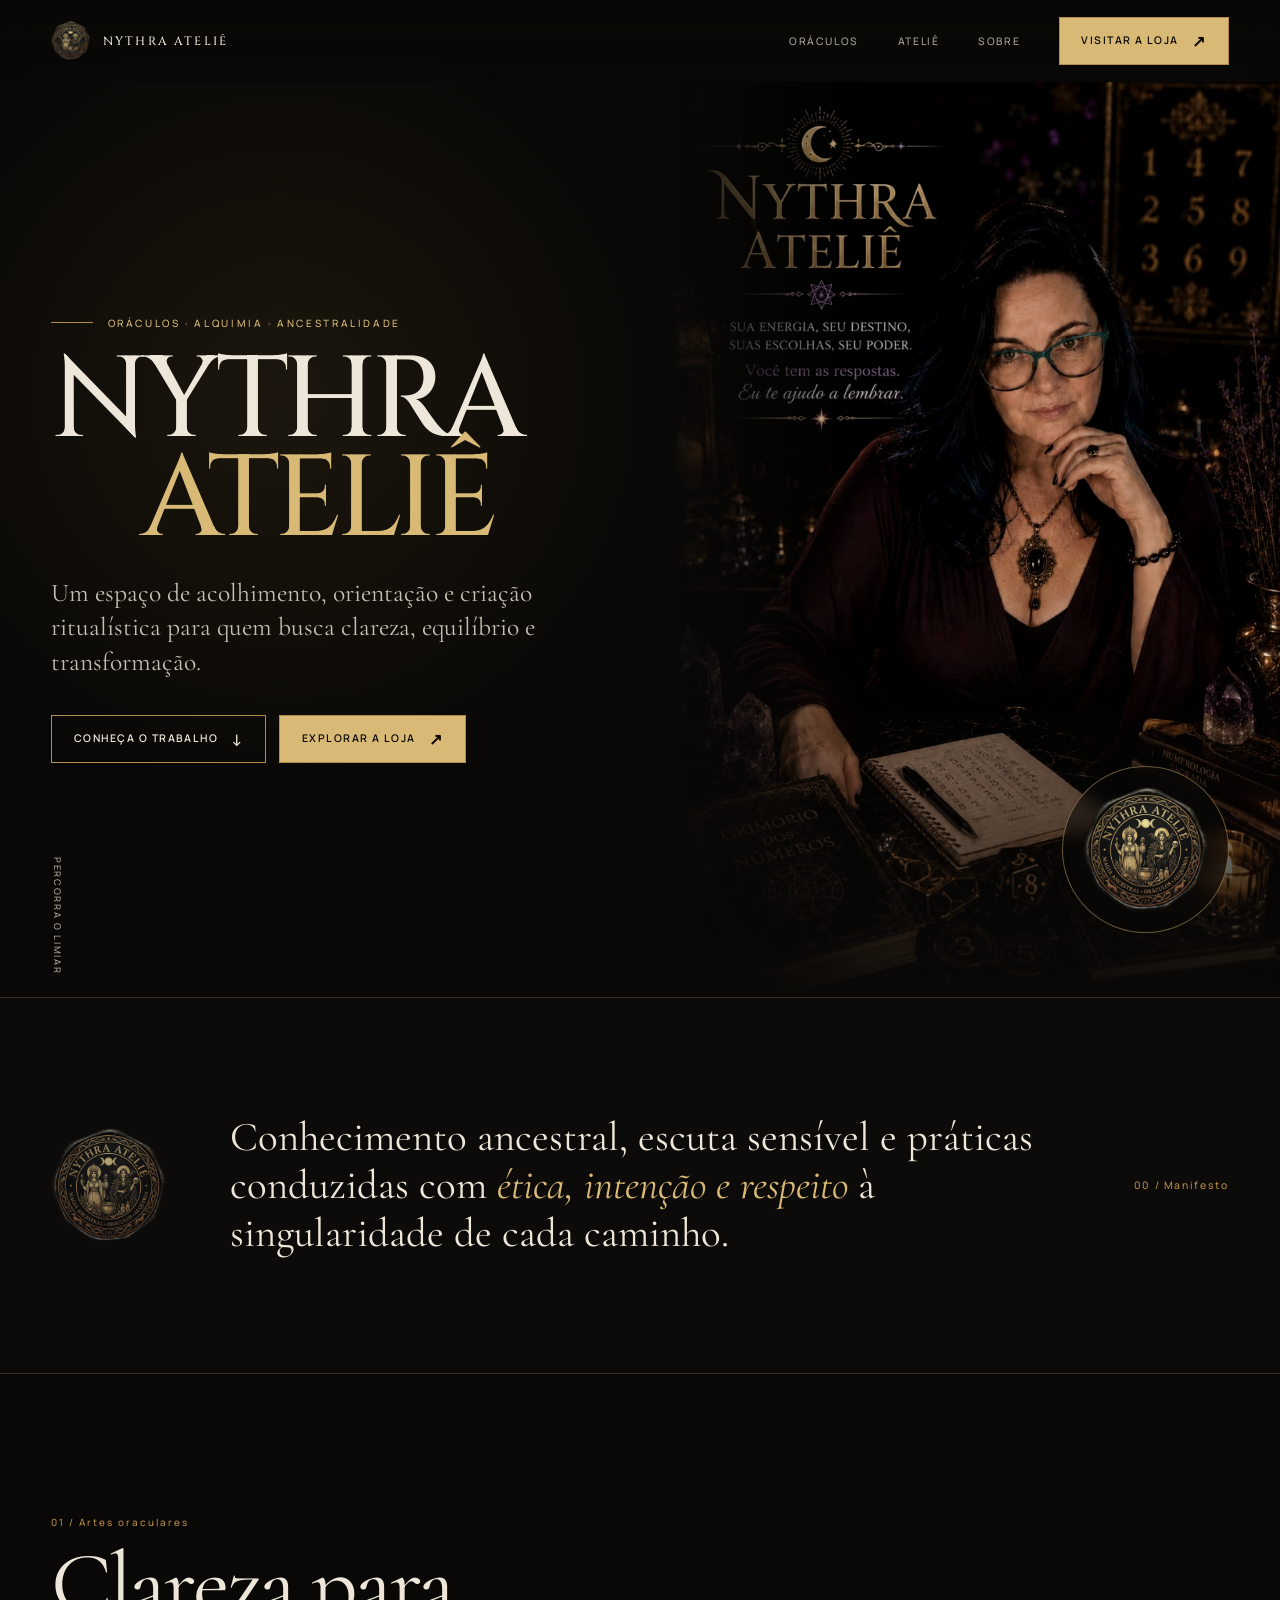
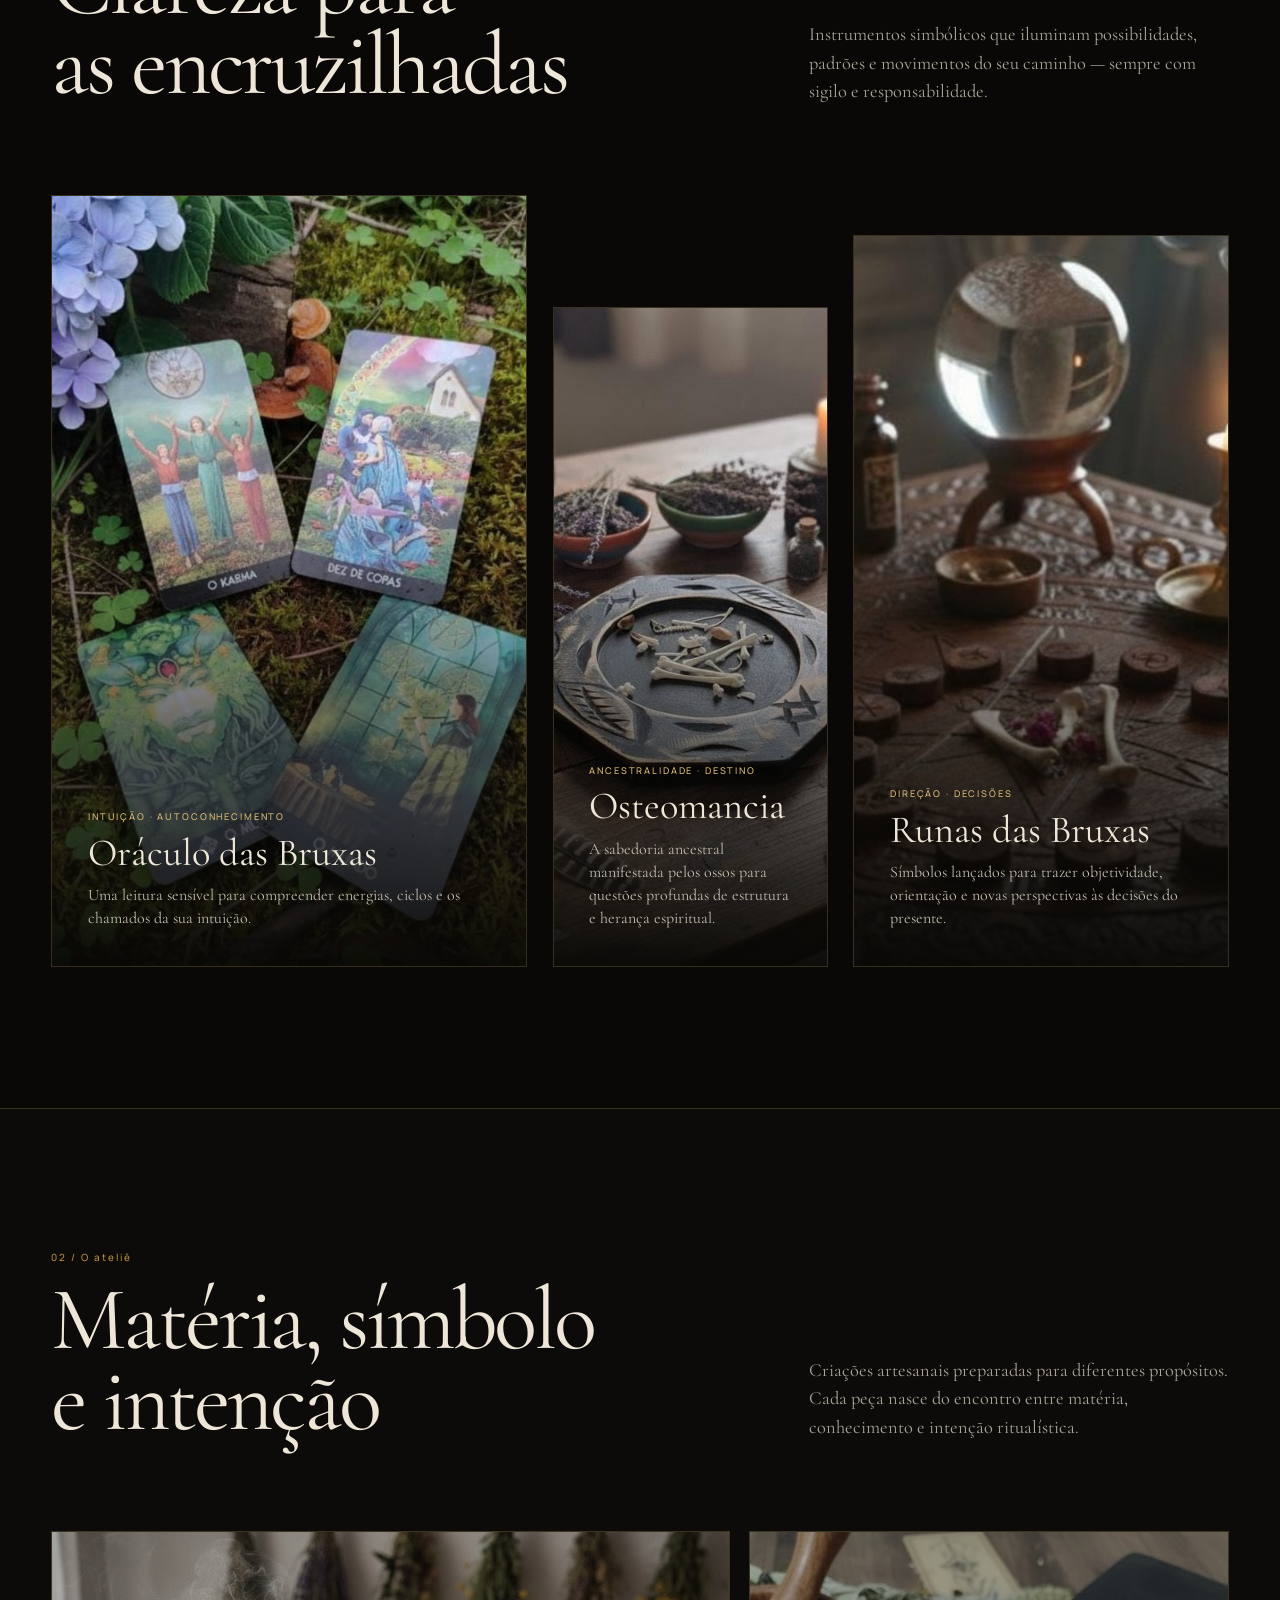
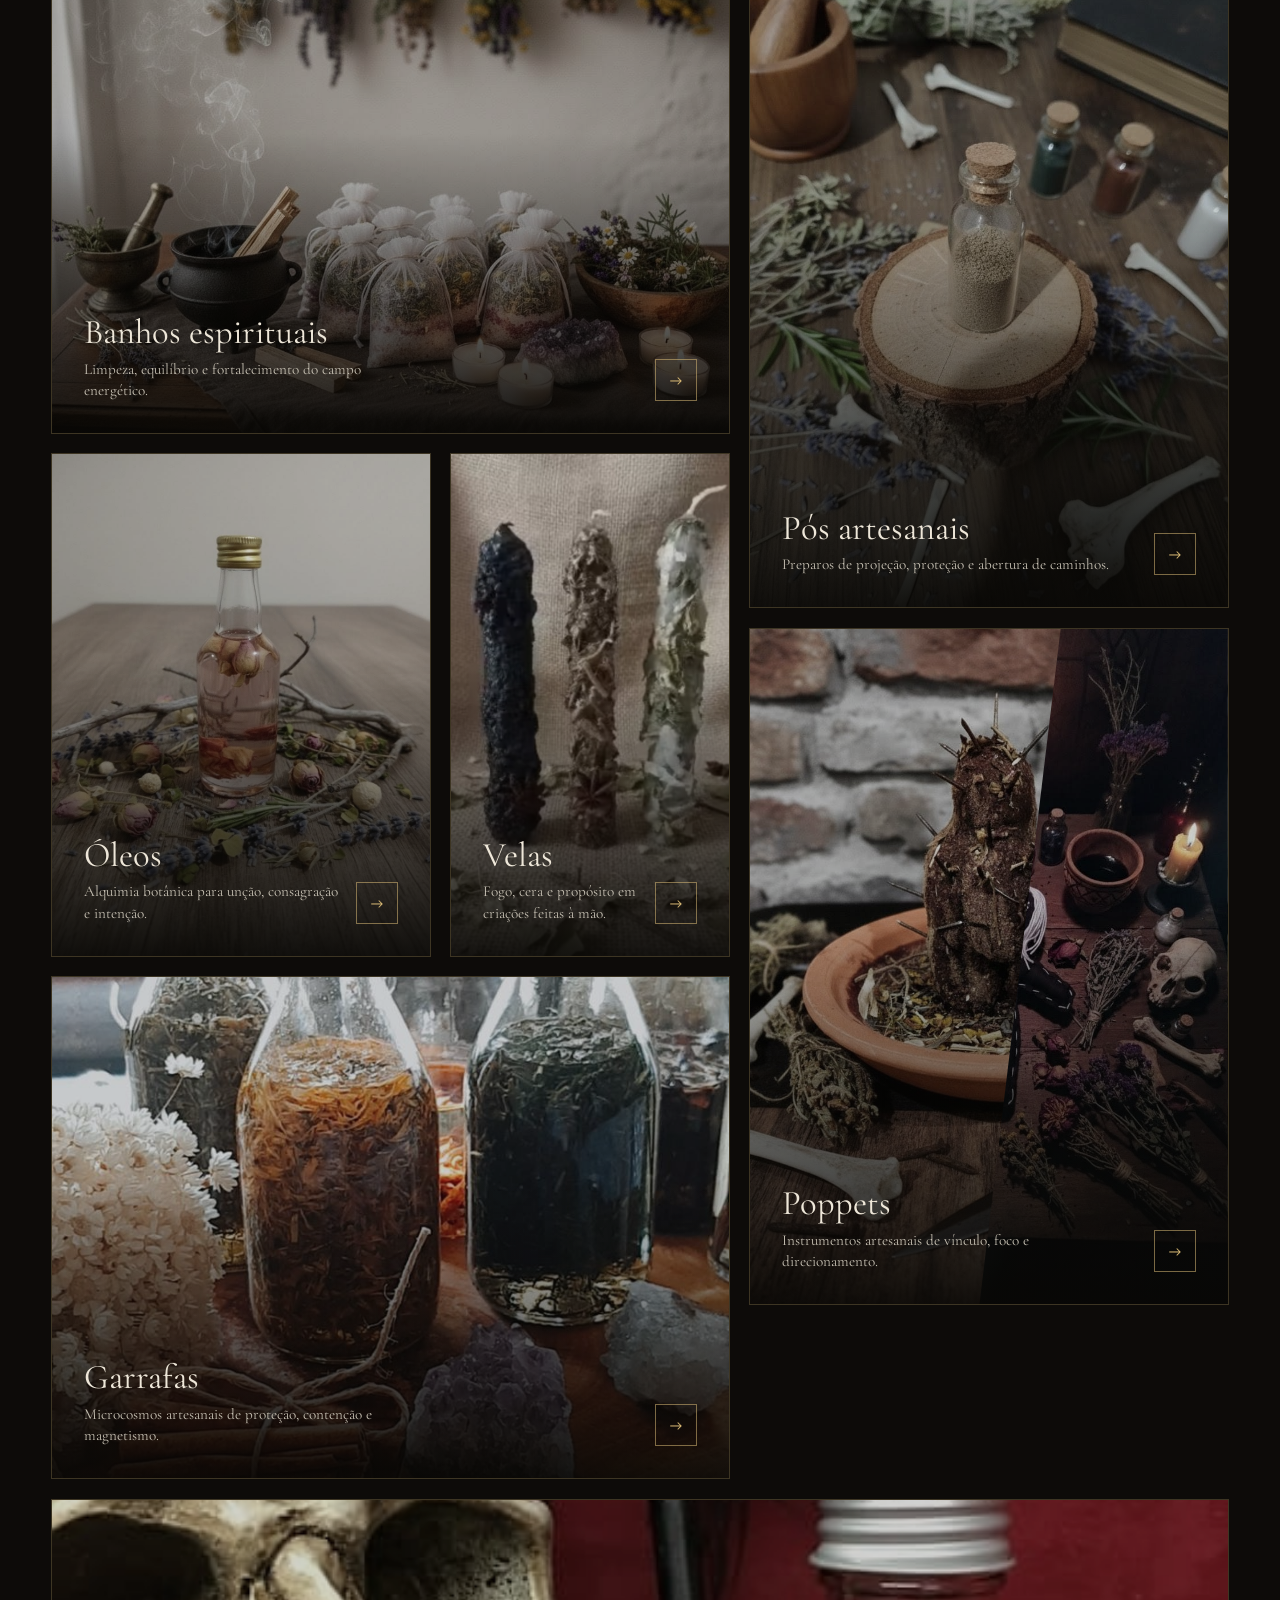
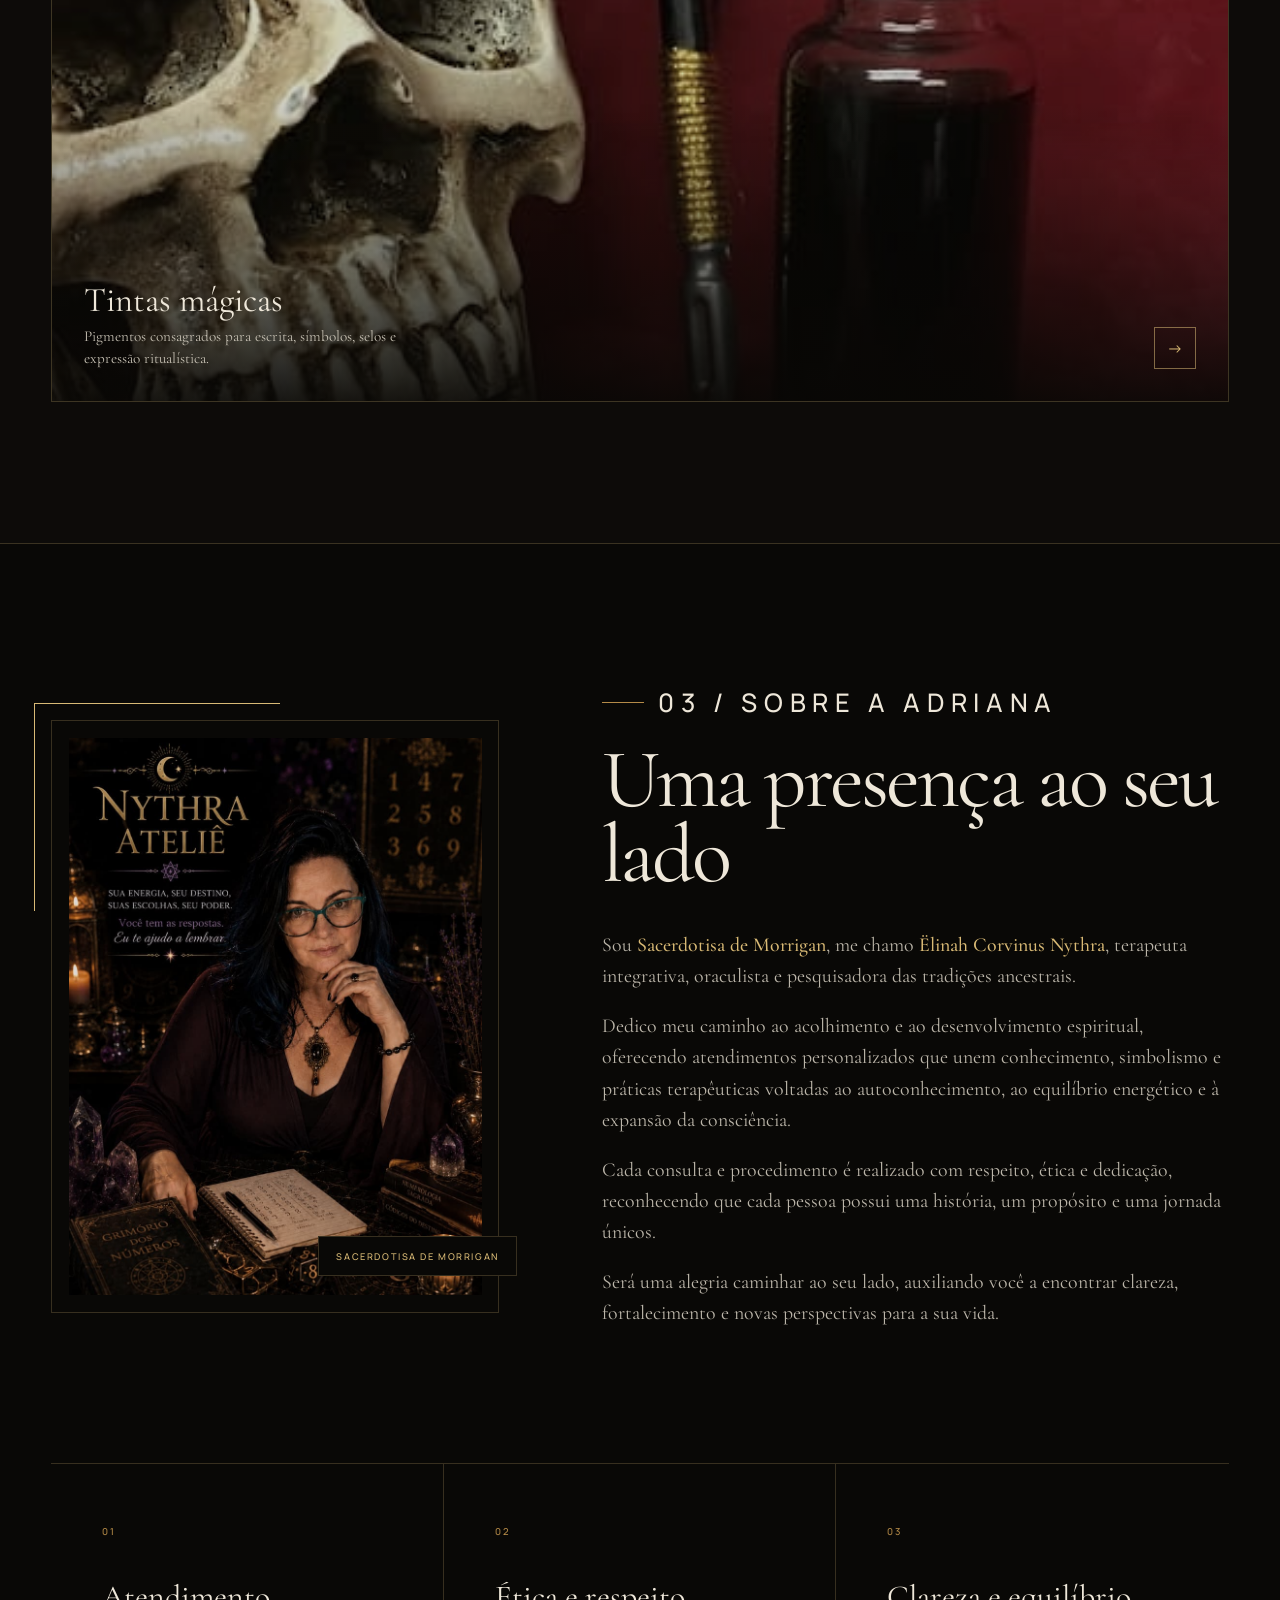
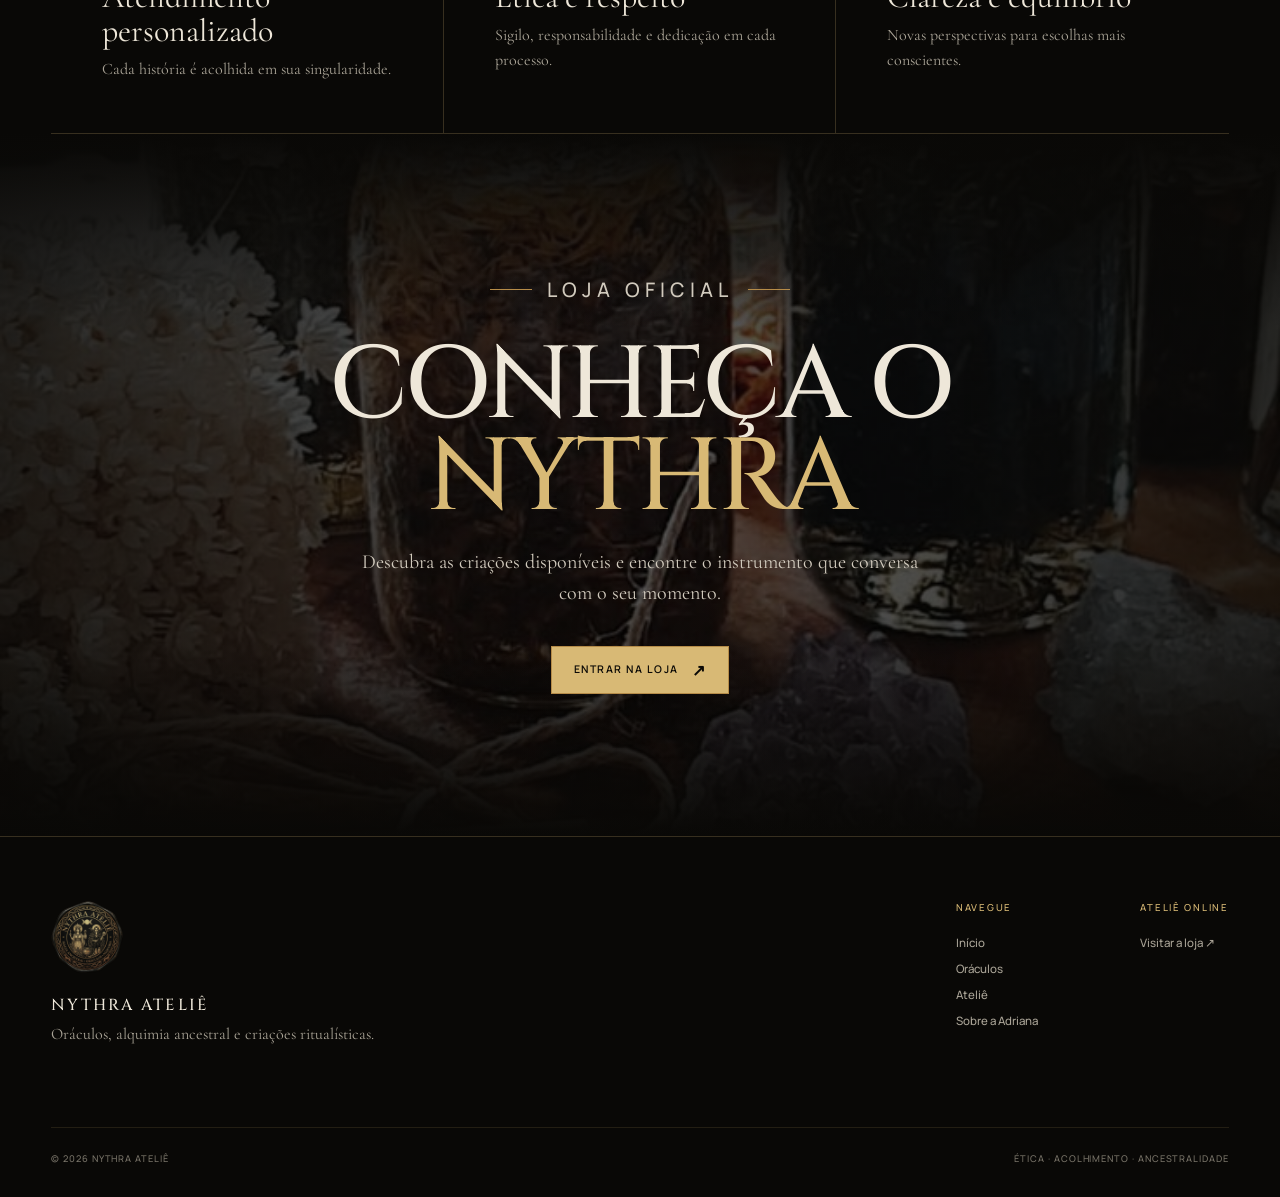
<file: index.html>
<!doctype html>
<html lang="pt-BR">
<head>
  <meta charset="utf-8">
  <meta name="viewport" content="width=device-width, initial-scale=1">
  <meta name="theme-color" content="#090806">
  <meta name="description" content="Nythra Ateliê — oráculos, alquimia ancestral e criações ritualísticas por Ëlinah Corvinus Nythra.">
  <title>Nythra Ateliê — Oráculos & Alquimia Ancestral</title>
  <link rel="icon" href="assets/selo-nythra.png" type="image/png">
  <link rel="preconnect" href="https://fonts.googleapis.com">
  <link rel="preconnect" href="https://fonts.gstatic.com" crossorigin>
  <link href="https://fonts.googleapis.com/css2?family=Cinzel:wght@500;600&family=Cormorant+Garamond:ital,wght@0,400;0,500;0,600;1,400&family=Manrope:wght@400;500;600&display=swap" rel="stylesheet">
  <script>document.documentElement.classList.add('js');</script>
  <style>
    :root {
      --bg: #090806;
      --surface: #100f0c;
      --surface-2: #17140f;
      --ivory: #eee7d9;
      --muted: #aaa497;
      --bronze: #b58b48;
      --gold: #d8b975;
      --wine: #3a161d;
      --line: rgba(216, 185, 117, .22);
      --pad: clamp(1.25rem, 4vw, 4rem);
      --sans: "Manrope", sans-serif;
      --serif: "Cormorant Garamond", serif;
      --display: "Cinzel", serif;
    }

    * { box-sizing: border-box; }
    html { scroll-behavior: smooth; }
    body {
      margin: 0;
      min-width: 280px;
      background: var(--bg);
      color: var(--ivory);
      font-family: var(--serif);
      font-size: 18px;
      line-height: 1.55;
      overflow-x: hidden;
    }
    body.menu-open { overflow: hidden; }
    a { color: inherit; text-decoration: none; }
    img { display: block; max-width: 100%; }
    button { color: inherit; }
    ::selection { background: var(--bronze); color: var(--bg); }

    .skip-link {
      position: fixed;
      top: 1rem;
      left: 1rem;
      z-index: 1000;
      transform: translateY(-150%);
      padding: .7rem 1rem;
      background: var(--ivory);
      color: var(--bg);
      font: 600 .72rem var(--sans);
    }
    .skip-link:focus { transform: none; }

    .site-header {
      position: fixed;
      inset: 0 0 auto;
      z-index: 100;
      height: 82px;
      padding-inline: var(--pad);
      display: flex;
      align-items: center;
      justify-content: space-between;
      background: linear-gradient(to bottom, rgba(9,8,6,.96), rgba(9,8,6,.72));
      border-bottom: 1px solid transparent;
      backdrop-filter: blur(18px);
      transition: height .35s ease, border-color .35s ease;
    }
    .site-header.scrolled { height: 68px; border-color: var(--line); }
    .brand { display: inline-flex; align-items: center; gap: .8rem; min-width: max-content; }
    .brand img { width: 39px; height: 39px; object-fit: contain; }
    .brand span { font: 500 .75rem var(--display); letter-spacing: .18em; text-transform: uppercase; }
    .desktop-nav { display: flex; align-items: center; gap: clamp(1.25rem, 3vw, 3rem); }
    .desktop-nav > a:not(.button) {
      position: relative;
      font: 500 .65rem var(--sans);
      letter-spacing: .16em;
      text-transform: uppercase;
      color: var(--muted);
    }
    .desktop-nav > a:not(.button)::after {
      content: "";
      position: absolute;
      left: 0;
      right: 100%;
      bottom: -.4rem;
      height: 1px;
      background: var(--gold);
      transition: right .3s ease;
    }
    .desktop-nav > a:hover { color: var(--ivory); }
    .desktop-nav > a:hover::after { right: 0; }

    .button {
      display: inline-flex;
      align-items: center;
      justify-content: center;
      gap: .8rem;
      min-height: 48px;
      padding: .85rem 1.35rem;
      border: 1px solid var(--bronze);
      font: 600 .66rem var(--sans);
      letter-spacing: .14em;
      line-height: 1;
      text-transform: uppercase;
      transition: color .3s ease, background .3s ease, border-color .3s ease;
    }
    .button:hover { color: var(--bg); background: var(--gold); border-color: var(--gold); }
    .button.filled { color: #0b0906; background: var(--gold); }
    .button.filled:hover { color: var(--ivory); background: var(--wine); border-color: #6a2a34; }
    .button .arrow { font-size: 1rem; transition: transform .3s ease; }
    .button:hover .arrow { transform: translate(3px, -3px); }

    .menu-toggle {
      display: none;
      width: 44px;
      height: 44px;
      border: 1px solid var(--line);
      background: transparent;
      cursor: pointer;
    }
    .menu-toggle span,
    .menu-toggle::before,
    .menu-toggle::after {
      content: "";
      display: block;
      width: 18px;
      height: 1px;
      margin: 5px auto;
      background: var(--ivory);
      transition: transform .3s ease, opacity .3s ease;
    }
    .menu-open .menu-toggle span { opacity: 0; }
    .menu-open .menu-toggle::before { transform: translateY(6px) rotate(45deg); }
    .menu-open .menu-toggle::after { transform: translateY(-6px) rotate(-45deg); }
    .mobile-nav { display: none; }

    .hero {
      min-height: 100svh;
      display: grid;
      grid-template-columns: minmax(0, 1.05fr) minmax(370px, .95fr);
      position: relative;
      padding-top: 82px;
      background:
        radial-gradient(circle at 22% 40%, rgba(181,139,72,.11), transparent 34%),
        var(--bg);
    }
    .hero-copy {
      position: relative;
      z-index: 2;
      display: flex;
      flex-direction: column;
      justify-content: center;
      padding: clamp(4rem, 10vh, 8rem) var(--pad);
    }
    .eyebrow {
      display: flex;
      align-items: center;
      gap: .9rem;
      margin: 0 0 1.4rem;
      color: var(--gold);
      font: 500 .63rem var(--sans);
      letter-spacing: .26em;
      text-transform: uppercase;
    }
    .eyebrow::before { content: ""; width: 42px; height: 1px; background: var(--bronze); }
    h1, h2, h3, p { margin-top: 0; }
    .hero h1 {
      max-width: 780px;
      margin-bottom: 1.6rem;
      font: 500 clamp(4rem, 9vw, 9.2rem)/.86 var(--display);
      letter-spacing: -.055em;
      text-transform: uppercase;
    }
    .hero h1 span { display: block; margin-left: clamp(0rem, 7vw, 6rem); color: var(--gold); }
    .hero-lede {
      max-width: 580px;
      margin-bottom: 2.2rem;
      color: #c6c0b4;
      font-size: clamp(1.25rem, 2vw, 1.65rem);
      line-height: 1.35;
    }
    .hero-actions { display: flex; flex-wrap: wrap; gap: .8rem; }
    .hero-aside { position: relative; min-height: 640px; overflow: hidden; }
    .hero-aside::after {
      content: "";
      position: absolute;
      inset: 0;
      background: linear-gradient(90deg, var(--bg) 0%, transparent 32%), linear-gradient(0deg, var(--bg), transparent 38%);
    }
    .hero-aside img { width: 100%; height: 100%; object-fit: cover; object-position: 50% 16%; filter: saturate(.7) contrast(1.05); }
    .hero-seal {
      position: absolute;
      z-index: 3;
      right: clamp(1.25rem, 4vw, 4rem);
      bottom: clamp(2rem, 5vw, 5rem);
      width: clamp(100px, 13vw, 168px);
      aspect-ratio: 1;
      display: grid;
      place-items: center;
      border: 1px solid rgba(216,185,117,.45);
      border-radius: 50%;
      background: rgba(9,8,6,.55);
      backdrop-filter: blur(8px);
    }
    .hero-seal img { width: 76%; height: 76%; object-fit: contain; filter: none; }
    .scroll-note {
      position: absolute;
      z-index: 4;
      left: var(--pad);
      bottom: 1.4rem;
      font: 500 .58rem var(--sans);
      letter-spacing: .18em;
      color: var(--muted);
      text-transform: uppercase;
      writing-mode: vertical-rl;
    }

    .manifesto {
      display: grid;
      grid-template-columns: auto minmax(0, 1fr) auto;
      align-items: center;
      gap: clamp(1.5rem, 5vw, 5rem);
      padding: clamp(4rem, 9vw, 8rem) var(--pad);
      border-block: 1px solid var(--line);
      background: #0c0b09;
    }
    .manifesto img { width: clamp(70px, 9vw, 120px); opacity: .74; }
    .manifesto blockquote { max-width: 920px; margin: 0; font-size: clamp(1.7rem, 3.2vw, 3.25rem); line-height: 1.18; }
    .manifesto blockquote em { color: var(--gold); font-weight: 400; }
    .manifesto-index { color: var(--bronze); font: 500 .65rem var(--sans); letter-spacing: .16em; }

    .section { padding: clamp(6rem, 11vw, 10rem) var(--pad); }
    .section-head {
      display: grid;
      grid-template-columns: minmax(0, 1fr) minmax(260px, 420px);
      align-items: end;
      gap: 2rem;
      margin-bottom: clamp(3rem, 7vw, 6rem);
    }
    .section-number { display: block; margin-bottom: 1rem; color: var(--bronze); font: 500 .62rem var(--sans); letter-spacing: .2em; }
    .section h2 { margin-bottom: 0; font-size: clamp(3rem, 7vw, 7.2rem); font-weight: 400; line-height: .9; letter-spacing: -.035em; }
    .section-head p { margin: 0; color: var(--muted); font-size: 1.15rem; }

    .oracle-grid { display: grid; grid-template-columns: repeat(12, 1fr); gap: clamp(1rem, 2vw, 1.6rem); }
    .oracle-card { position: relative; min-height: 660px; overflow: hidden; border: 1px solid var(--line); }
    .oracle-card:nth-child(1) { grid-column: span 5; }
    .oracle-card:nth-child(2) { grid-column: span 3; margin-top: 7rem; }
    .oracle-card:nth-child(3) { grid-column: span 4; margin-top: 2.5rem; }
    .oracle-card img { width: 100%; height: 100%; object-fit: cover; transition: transform .8s cubic-bezier(.2,.7,.2,1), filter .8s; }
    .oracle-card:nth-child(1) img { object-position: 50% 35%; }
    .oracle-card:nth-child(2) img { object-position: 50% 40%; }
    .oracle-card:nth-child(3) img { object-position: 50% 50%; }
    .oracle-card::after { content: ""; position: absolute; inset: 0; background: linear-gradient(0deg, rgba(8,7,5,.96), transparent 65%); }
    .oracle-card:hover img { transform: scale(1.035); filter: saturate(1.08); }
    .oracle-copy { position: absolute; z-index: 2; inset: auto 0 0; padding: clamp(1.4rem, 2.8vw, 2.5rem); }
    .oracle-copy span { display: block; color: var(--gold); font: 500 .58rem var(--sans); letter-spacing: .2em; text-transform: uppercase; }
    .oracle-copy h3 { margin: .65rem 0 .75rem; font-size: clamp(1.8rem, 3vw, 2.8rem); font-weight: 400; line-height: 1; }
    .oracle-copy p { margin: 0; color: #c3bcaf; font-size: 1rem; line-height: 1.45; }

    .atelier { background: #0d0b09; border-block: 1px solid var(--line); }
    .collection-grid { display: grid; grid-template-columns: repeat(12, 1fr); grid-auto-rows: 155px; gap: clamp(.8rem, 1.5vw, 1.25rem); }
    .collection-card { position: relative; overflow: hidden; border: 1px solid var(--line); background: var(--surface); }
    .collection-card:nth-child(1) { grid-column: span 7; grid-row: span 3; }
    .collection-card:nth-child(2) { grid-column: span 5; grid-row: span 4; }
    .collection-card:nth-child(3) { grid-column: span 4; grid-row: span 3; }
    .collection-card:nth-child(4) { grid-column: span 3; grid-row: span 3; }
    .collection-card:nth-child(5) { grid-column: span 5; grid-row: span 4; }
    .collection-card:nth-child(6) { grid-column: span 7; grid-row: span 3; }
    .collection-card:nth-child(7) { grid-column: span 12; grid-row: span 3; }
    .collection-card img { width: 100%; height: 100%; object-fit: cover; filter: saturate(.74) brightness(.82); transition: transform .8s cubic-bezier(.2,.7,.2,1), filter .8s; }
    .collection-card:nth-child(2) img { object-position: 50% 58%; }
    .collection-card:nth-child(3) img { object-position: 50% 48%; }
    .collection-card:nth-child(5) img { object-position: 50% 40%; }
    .collection-card:nth-child(6) img { object-position: 50% 45%; }
    .collection-card:nth-child(7) img { object-position: 50% 54%; }
    .collection-card::after { content: ""; position: absolute; inset: 0; background: linear-gradient(0deg, rgba(8,7,5,.92), transparent 60%); }
    .collection-card:hover img { transform: scale(1.035); filter: saturate(1) brightness(.9); }
    .collection-copy { position: absolute; z-index: 2; inset: auto 0 0; display: flex; align-items: end; justify-content: space-between; gap: 1rem; padding: clamp(1.25rem, 2.5vw, 2rem); }
    .collection-copy h3 { margin: 0; font-size: clamp(1.7rem, 2.7vw, 2.8rem); font-weight: 400; line-height: 1; }
    .collection-copy p { max-width: 340px; margin: .55rem 0 0; color: #c5bfb2; font-size: .95rem; line-height: 1.4; }
    .collection-copy .arrow { flex: 0 0 42px; width: 42px; height: 42px; display: grid; place-items: center; border: 1px solid rgba(216,185,117,.55); color: var(--gold); font: 400 1rem var(--sans); transition: background .3s, color .3s; }
    .collection-card:hover .collection-copy .arrow { background: var(--gold); color: var(--bg); }
    .poppet-pair { position: relative; height: 100%; }
    .poppet-pair img { position: absolute; inset: 0; }
    .poppet-pair img:last-child { clip-path: polygon(65% 0, 100% 0, 100% 100%, 48% 100%); }

    .about { padding-bottom: 0; }
    .about-grid { display: grid; grid-template-columns: 5fr 7fr; gap: clamp(2rem, 8vw, 8rem); align-items: center; }
    .portrait-frame { position: relative; padding: clamp(.7rem, 1.3vw, 1.1rem); border: 1px solid var(--line); }
    .portrait-frame::before { content: ""; position: absolute; width: 55%; height: 35%; top: -18px; left: -18px; border-top: 1px solid var(--gold); border-left: 1px solid var(--gold); }
    .portrait-frame img { width: 100%; aspect-ratio: 4 / 5.4; object-fit: cover; object-position: 50% 17%; filter: saturate(.78); }
    .portrait-label { position: absolute; right: -1.2rem; bottom: 2.2rem; padding: .8rem 1.1rem; background: var(--bg); border: 1px solid var(--line); color: var(--gold); font: 500 .58rem var(--sans); letter-spacing: .17em; text-transform: uppercase; }
    .about-copy .eyebrow { margin-bottom: 1.4rem; }
    .about-copy h2 { max-width: 720px; margin-bottom: 2.3rem; font-size: clamp(3.2rem, 6.5vw, 7rem); }
    .about-copy p { max-width: 720px; margin-bottom: 1.15rem; color: #bbb5a9; font-size: clamp(1.08rem, 1.55vw, 1.3rem); line-height: 1.58; }
    .about-copy p:first-of-type { color: var(--ivory); font-size: clamp(1.25rem, 2vw, 1.7rem); line-height: 1.42; }
    .about-copy strong { color: var(--gold); font-weight: 500; }

    .values {
      display: grid;
      grid-template-columns: repeat(3, 1fr);
      margin-top: clamp(5rem, 9vw, 9rem);
      border-block: 1px solid var(--line);
    }
    .value { min-height: 225px; padding: clamp(1.8rem, 4vw, 3.5rem); border-right: 1px solid var(--line); }
    .value:last-child { border-right: 0; }
    .value span { color: var(--bronze); font: 500 .6rem var(--sans); letter-spacing: .18em; }
    .value h3 { margin: 2.3rem 0 .6rem; font-size: clamp(1.65rem, 2.5vw, 2.4rem); font-weight: 400; line-height: 1.05; }
    .value p { margin: 0; color: var(--muted); font-size: 1rem; }

    .shop-cta {
      position: relative;
      min-height: 78vh;
      display: grid;
      place-items: center;
      overflow: hidden;
      text-align: center;
    }
    .shop-cta > img { position: absolute; inset: 0; width: 100%; height: 100%; object-fit: cover; object-position: 50% 48%; filter: saturate(.65) brightness(.42); }
    .shop-cta::after { content: ""; position: absolute; inset: 0; background: radial-gradient(circle at center, transparent, rgba(9,8,6,.75)), linear-gradient(0deg, var(--bg), transparent 28%, transparent 72%, var(--bg)); }
    .shop-inner { position: relative; z-index: 2; max-width: 900px; padding: 7rem var(--pad); }
    .shop-inner .eyebrow { justify-content: center; }
    .shop-inner .eyebrow::after { content: ""; width: 42px; height: 1px; background: var(--bronze); }
    .shop-inner h2 { margin-bottom: 1.4rem; font: 500 clamp(3.4rem, 8vw, 8.5rem)/.9 var(--display); letter-spacing: -.04em; text-transform: uppercase; }
    .shop-inner h2 span { color: var(--gold); }
    .shop-inner p { max-width: 560px; margin: 0 auto 2.3rem; color: #d1cabd; font-size: 1.25rem; }

    footer { padding: 4rem var(--pad) 2rem; border-top: 1px solid var(--line); }
    .footer-main { display: grid; grid-template-columns: 1fr auto auto; gap: clamp(2rem, 8vw, 8rem); align-items: start; }
    .footer-brand img { width: 72px; margin-bottom: 1.3rem; opacity: .85; }
    .footer-brand h2 { margin-bottom: .4rem; font: 500 1rem var(--display); letter-spacing: .14em; text-transform: uppercase; }
    .footer-brand p { color: var(--muted); font-size: 1rem; }
    .footer-links { display: grid; gap: .7rem; }
    .footer-links strong { margin-bottom: .6rem; color: var(--gold); font: 500 .6rem var(--sans); letter-spacing: .18em; text-transform: uppercase; }
    .footer-links a { color: var(--muted); font: 500 .72rem var(--sans); }
    .footer-links a:hover { color: var(--ivory); }
    .footer-bottom { display: flex; justify-content: space-between; gap: 1rem; margin-top: 4rem; padding-top: 1.5rem; border-top: 1px solid rgba(216,185,117,.12); color: #777267; font: 500 .58rem var(--sans); letter-spacing: .1em; text-transform: uppercase; }

    .js .reveal { opacity: 0; transform: translateY(28px); transition: opacity .9s ease, transform .9s cubic-bezier(.2,.7,.2,1); }
    .js .reveal.visible { opacity: 1; transform: none; }

    @media (max-width: 1024px) {
      .hero { grid-template-columns: 1fr .8fr; }
      .hero h1 { font-size: clamp(4rem, 10vw, 7rem); }
      .oracle-card { min-height: 550px; }
      .collection-grid { grid-auto-rows: 130px; }
      .about-grid { grid-template-columns: 1fr 1.25fr; gap: 3.5rem; }
    }

    @media (max-width: 780px) {
      .site-header { height: 70px; padding-left: max(var(--pad), env(safe-area-inset-left)); padding-right: max(var(--pad), env(safe-area-inset-right)); }
      .desktop-nav { display: none; }
      .menu-toggle { display: block; }
      .mobile-nav {
        position: fixed;
        z-index: 90;
        inset: 0;
        display: flex;
        flex-direction: column;
        justify-content: center;
        align-items: center;
        gap: 1.2rem;
        padding: calc(6rem + env(safe-area-inset-top)) var(--pad) calc(3rem + env(safe-area-inset-bottom));
        background: rgba(9,8,6,.985);
        opacity: 0;
        visibility: hidden;
        transform: translateY(-1rem);
        transition: opacity .35s ease, visibility .35s ease, transform .35s ease;
      }
      .menu-open .mobile-nav { opacity: 1; visibility: visible; transform: none; }
      .mobile-nav a:not(.button) { font-size: clamp(2rem, 10vw, 4rem); line-height: 1; }
      .mobile-nav .button { margin-top: 1.2rem; }

      .hero { display: block; min-height: auto; padding-top: 70px; }
      .hero-copy { min-height: 68svh; padding-top: 6rem; padding-bottom: 4rem; }
      .hero h1 { font-size: clamp(3.8rem, 18vw, 6.4rem); }
      .hero h1 span { margin-left: 8vw; }
      .hero-aside { min-height: 70svh; }
      .hero-aside::after { background: linear-gradient(0deg, var(--bg) 0%, transparent 34%, transparent 75%, var(--bg) 100%); }
      .scroll-note { display: none; }

      .manifesto { grid-template-columns: auto 1fr; }
      .manifesto blockquote { grid-column: 1 / -1; grid-row: 2; }
      .manifesto-index { justify-self: end; }
      .section-head { grid-template-columns: 1fr; }
      .section-head p { max-width: 560px; }
      .oracle-grid { grid-template-columns: 1fr; gap: 1rem; }
      .oracle-card:nth-child(n) { grid-column: auto; margin-top: 0; min-height: 72svh; }

      .collection-grid { grid-template-columns: 1fr 1fr; grid-auto-rows: 250px; }
      .collection-card:nth-child(n) { grid-column: auto; grid-row: span 2; }
      .collection-card:nth-child(1), .collection-card:nth-child(7) { grid-column: 1 / -1; }
      .collection-copy { display: block; }
      .collection-copy .arrow { margin-top: 1rem; }

      .about-grid { grid-template-columns: 1fr; }
      .portrait-frame { max-width: 560px; margin-inline: auto; }
      .values { grid-template-columns: 1fr; }
      .value { min-height: auto; border-right: 0; border-bottom: 1px solid var(--line); }
      .value:last-child { border-bottom: 0; }
      .footer-main { grid-template-columns: 1fr 1fr; }
      .footer-brand { grid-column: 1 / -1; }
    }

    @media (max-width: 520px) {
      body { font-size: 17px; }
      .brand span { font-size: .66rem; }
      .hero-actions { display: grid; }
      .hero-actions .button, .shop-inner .button { width: 100%; min-height: 52px; }
      .manifesto img { width: 60px; }
      .collection-grid { grid-template-columns: 1fr; grid-auto-rows: 480px; }
      .collection-card:nth-child(n) { grid-column: auto; grid-row: auto; }
      .collection-copy p { display: none; }
      .portrait-label { right: -.5rem; }
      .footer-main { grid-template-columns: 1fr; }
      .footer-brand { grid-column: auto; }
      .footer-bottom { display: block; }
      .footer-bottom span { display: block; margin-top: .7rem; }
    }

    @media (max-width: 350px) {
      .brand span { display: none; }
      .hero h1 { font-size: 3.35rem; }
      .eyebrow { letter-spacing: .16em; }
      .collection-grid { grid-auto-rows: 420px; }
    }

    @media (prefers-reduced-motion: reduce) {
      html { scroll-behavior: auto; }
      *, *::before, *::after { animation-duration: .01ms !important; transition-duration: .01ms !important; }
      .js .reveal { opacity: 1; transform: none; }
    }
  </style>
</head>
<body>
  <a class="skip-link" href="#conteudo">Ir para o conteúdo</a>

  <header class="site-header" aria-label="Navegação principal">
    <a class="brand" href="#inicio" aria-label="Nythra Ateliê — início">
      <img src="assets/selo-nythra.png" alt="">
      <span>Nythra Ateliê</span>
    </a>

    <nav class="desktop-nav" aria-label="Menu principal">
      <a href="#oraculos">Oráculos</a>
      <a href="#atelie">Ateliê</a>
      <a href="#sobre">Sobre</a>
      <a class="button filled" href="https://trioditis.shop/?shop=nythra-ateli" target="_blank" rel="noopener">Visitar a loja <span class="arrow" aria-hidden="true">↗</span></a>
    </nav>

    <button class="menu-toggle" type="button" aria-label="Abrir menu" aria-expanded="false" aria-controls="menu-mobile"><span></span></button>
  </header>

  <nav class="mobile-nav" id="menu-mobile" aria-label="Menu para celular">
    <a href="#inicio">Início</a>
    <a href="#oraculos">Oráculos</a>
    <a href="#atelie">Ateliê</a>
    <a href="#sobre">Sobre</a>
    <a class="button filled" href="https://trioditis.shop/?shop=nythra-ateli" target="_blank" rel="noopener">Visitar a loja <span class="arrow" aria-hidden="true">↗</span></a>
  </nav>

  <main id="conteudo">
    <section class="hero" id="inicio">
      <div class="hero-copy">
        <p class="eyebrow">Oráculos · Alquimia · Ancestralidade</p>
        <h1>Nythra <span>Ateliê</span></h1>
        <p class="hero-lede">Um espaço de acolhimento, orientação e criação ritualística para quem busca clareza, equilíbrio e transformação.</p>
        <div class="hero-actions">
          <a class="button" href="#oraculos">Conheça o trabalho <span class="arrow" aria-hidden="true">↓</span></a>
          <a class="button filled" href="https://trioditis.shop/?shop=nythra-ateli" target="_blank" rel="noopener">Explorar a loja <span class="arrow" aria-hidden="true">↗</span></a>
        </div>
      </div>
      <div class="hero-aside" aria-hidden="true">
        <img src="assets/adriana.jpeg" alt="">
        <div class="hero-seal"><img src="assets/selo-nythra.png" alt=""></div>
      </div>
      <span class="scroll-note">Percorra o limiar</span>
    </section>

    <section class="manifesto reveal" aria-label="Manifesto">
      <img src="assets/selo-nythra.png" alt="Selo Nythra">
      <blockquote>Conhecimento ancestral, escuta sensível e práticas conduzidas com <em>ética, intenção e respeito</em> à singularidade de cada caminho.</blockquote>
      <span class="manifesto-index">00 / Manifesto</span>
    </section>

    <section class="section" id="oraculos">
      <header class="section-head reveal">
        <div>
          <span class="section-number">01 / Artes oraculares</span>
          <h2>Clareza para<br>as encruzilhadas</h2>
        </div>
        <p>Instrumentos simbólicos que iluminam possibilidades, padrões e movimentos do seu caminho — sempre com sigilo e responsabilidade.</p>
      </header>

      <div class="oracle-grid">
        <a class="oracle-card reveal" href="oraculos.html" aria-label="Conhecer o Oráculo das Bruxas">
          <img src="assets/oraculo-bruxas.jpg" alt="Cartas do Oráculo das Bruxas" loading="lazy">
          <div class="oracle-copy">
            <span>Intuição · Autoconhecimento</span>
            <h3>Oráculo das Bruxas</h3>
            <p>Uma leitura sensível para compreender energias, ciclos e os chamados da sua intuição.</p>
          </div>
        </a>
        <a class="oracle-card reveal" href="oraculos.html" aria-label="Conhecer a Osteomancia">
          <img src="assets/osteomancia.jpg" alt="Peças utilizadas na leitura de osteomancia" loading="lazy">
          <div class="oracle-copy">
            <span>Ancestralidade · Destino</span>
            <h3>Osteomancia</h3>
            <p>A sabedoria ancestral manifestada pelos ossos para questões profundas de estrutura e herança espiritual.</p>
          </div>
        </a>
        <a class="oracle-card reveal" href="oraculos.html" aria-label="Conhecer as Runas das Bruxas">
          <img src="assets/runas.jpg" alt="Runas das Bruxas sobre superfície ritualística" loading="lazy">
          <div class="oracle-copy">
            <span>Direção · Decisões</span>
            <h3>Runas das Bruxas</h3>
            <p>Símbolos lançados para trazer objetividade, orientação e novas perspectivas às decisões do presente.</p>
          </div>
        </a>
      </div>
    </section>

    <section class="section atelier" id="atelie">
      <header class="section-head reveal">
        <div>
          <span class="section-number">02 / O ateliê</span>
          <h2>Matéria, símbolo<br>e intenção</h2>
        </div>
        <p>Criações artesanais preparadas para diferentes propósitos. Cada peça nasce do encontro entre matéria, conhecimento e intenção ritualística.</p>
      </header>

      <div class="collection-grid">
        <a class="collection-card reveal" href="banhos.html">
          <img src="assets/banhos.jpg" alt="Banhos espirituais artesanais" loading="lazy">
          <div class="collection-copy"><div><h3>Banhos espirituais</h3><p>Limpeza, equilíbrio e fortalecimento do campo energético.</p></div><span class="arrow" aria-hidden="true">→</span></div>
        </a>
        <a class="collection-card reveal" href="pos.html">
          <img src="assets/pos.jpg" alt="Pós artesanais Nythra" loading="lazy">
          <div class="collection-copy"><div><h3>Pós artesanais</h3><p>Preparos de projeção, proteção e abertura de caminhos.</p></div><span class="arrow" aria-hidden="true">→</span></div>
        </a>
        <a class="collection-card reveal" href="oleos.html">
          <img src="assets/oleos.jpg" alt="Óleos artesanais consagrados" loading="lazy">
          <div class="collection-copy"><div><h3>Óleos</h3><p>Alquimia botânica para unção, consagração e intenção.</p></div><span class="arrow" aria-hidden="true">→</span></div>
        </a>
        <a class="collection-card reveal" href="velas.html">
          <img src="assets/velas.jpg" alt="Velas artesanais Nythra" loading="lazy">
          <div class="collection-copy"><div><h3>Velas</h3><p>Fogo, cera e propósito em criações feitas à mão.</p></div><span class="arrow" aria-hidden="true">→</span></div>
        </a>
        <a class="collection-card reveal" href="poppets.html">
          <div class="poppet-pair">
            <img src="assets/poppets-1.jpg" alt="Poppet artesanal Nythra" loading="lazy">
            <img src="assets/poppets-2.jpg" alt="Detalhe de poppet artesanal" loading="lazy">
          </div>
          <div class="collection-copy"><div><h3>Poppets</h3><p>Instrumentos artesanais de vínculo, foco e direcionamento.</p></div><span class="arrow" aria-hidden="true">→</span></div>
        </a>
        <a class="collection-card reveal" href="garrafas.html">
          <img src="assets/garrafas.jpg" alt="Garrafas artesanais de poder" loading="lazy">
          <div class="collection-copy"><div><h3>Garrafas</h3><p>Microcosmos artesanais de proteção, contenção e magnetismo.</p></div><span class="arrow" aria-hidden="true">→</span></div>
        </a>
        <a class="collection-card reveal" href="tintas.html">
          <img src="assets/tintas.jpg" alt="Tintas mágicas artesanais" loading="lazy">
          <div class="collection-copy"><div><h3>Tintas mágicas</h3><p>Pigmentos consagrados para escrita, símbolos, selos e expressão ritualística.</p></div><span class="arrow" aria-hidden="true">→</span></div>
        </a>
      </div>
    </section>

    <section class="section about" id="sobre">
      <div class="about-grid">
        <div class="portrait-frame reveal">
          <img src="assets/adriana.jpeg" alt="Adriana — Ëlinah Corvinus Nythra" loading="lazy">
          <span class="portrait-label">Sacerdotisa de Morrigan</span>
        </div>
        <div class="about-copy reveal">
          <p class="eyebrow">03 / Sobre a Adriana</p>
          <h2>Uma presença ao seu lado</h2>
          <p>Sou <strong>Sacerdotisa de Morrigan</strong>, me chamo <strong>Ëlinah Corvinus Nythra</strong>, terapeuta integrativa, oraculista e pesquisadora das tradições ancestrais.</p>
          <p>Dedico meu caminho ao acolhimento e ao desenvolvimento espiritual, oferecendo atendimentos personalizados que unem conhecimento, simbolismo e práticas terapêuticas voltadas ao autoconhecimento, ao equilíbrio energético e à expansão da consciência.</p>
          <p>Cada consulta e procedimento é realizado com respeito, ética e dedicação, reconhecendo que cada pessoa possui uma história, um propósito e uma jornada únicos.</p>
          <p>Será uma alegria caminhar ao seu lado, auxiliando você a encontrar clareza, fortalecimento e novas perspectivas para a sua vida.</p>
        </div>
      </div>

      <div class="values reveal" aria-label="Valores do atendimento">
        <article class="value"><span>01</span><h3>Atendimento personalizado</h3><p>Cada história é acolhida em sua singularidade.</p></article>
        <article class="value"><span>02</span><h3>Ética e respeito</h3><p>Sigilo, responsabilidade e dedicação em cada processo.</p></article>
        <article class="value"><span>03</span><h3>Clareza e equilíbrio</h3><p>Novas perspectivas para escolhas mais conscientes.</p></article>
      </div>
    </section>

    <section class="shop-cta" id="loja">
      <img src="assets/garrafas.jpg" alt="" loading="lazy">
      <div class="shop-inner reveal">
        <p class="eyebrow">Loja oficial</p>
        <h2>Conheça o <span>Nythra</span></h2>
        <p>Descubra as criações disponíveis e encontre o instrumento que conversa com o seu momento.</p>
        <a class="button filled" href="https://trioditis.shop/?shop=nythra-ateli" target="_blank" rel="noopener">Entrar na loja <span class="arrow" aria-hidden="true">↗</span></a>
      </div>
    </section>
  </main>

  <footer>
    <div class="footer-main">
      <div class="footer-brand">
        <img src="assets/selo-nythra.png" alt="Selo Nythra">
        <h2>Nythra Ateliê</h2>
        <p>Oráculos, alquimia ancestral e criações ritualísticas.</p>
      </div>
      <nav class="footer-links" aria-label="Atalhos">
        <strong>Navegue</strong>
        <a href="#inicio">Início</a>
        <a href="#oraculos">Oráculos</a>
        <a href="#atelie">Ateliê</a>
        <a href="#sobre">Sobre a Adriana</a>
      </nav>
      <div class="footer-links">
        <strong>Ateliê online</strong>
        <a href="https://trioditis.shop/?shop=nythra-ateli" target="_blank" rel="noopener">Visitar a loja ↗</a>
      </div>
    </div>
    <div class="footer-bottom">
      <span>© <span id="year">2026</span> Nythra Ateliê</span>
      <span>Ética · Acolhimento · Ancestralidade</span>
    </div>
  </footer>

  <script>
    (() => {
      const header = document.querySelector('.site-header');
      const toggle = document.querySelector('.menu-toggle');
      const mobileLinks = document.querySelectorAll('.mobile-nav a');
      const reduceMotion = window.matchMedia('(prefers-reduced-motion: reduce)').matches;

      const closeMenu = () => {
        document.body.classList.remove('menu-open');
        toggle.setAttribute('aria-expanded', 'false');
        toggle.setAttribute('aria-label', 'Abrir menu');
      };

      toggle.addEventListener('click', () => {
        const open = document.body.classList.toggle('menu-open');
        toggle.setAttribute('aria-expanded', String(open));
        toggle.setAttribute('aria-label', open ? 'Fechar menu' : 'Abrir menu');
      });
      mobileLinks.forEach(link => link.addEventListener('click', closeMenu));
      window.addEventListener('keydown', event => { if (event.key === 'Escape') closeMenu(); });
      window.addEventListener('scroll', () => header.classList.toggle('scrolled', window.scrollY > 24), { passive: true });

      if (reduceMotion || !('IntersectionObserver' in window)) {
        document.querySelectorAll('.reveal').forEach(element => element.classList.add('visible'));
      } else {
        const observer = new IntersectionObserver(entries => {
          entries.forEach(entry => {
            if (entry.isIntersecting) {
              entry.target.classList.add('visible');
              observer.unobserve(entry.target);
            }
          });
        }, { threshold: .1, rootMargin: '0px 0px -40px' });
        document.querySelectorAll('.reveal').forEach(element => observer.observe(element));
      }

      document.getElementById('year').textContent = new Date().getFullYear();
    })();
  </script>
</body>
</html>
</file>
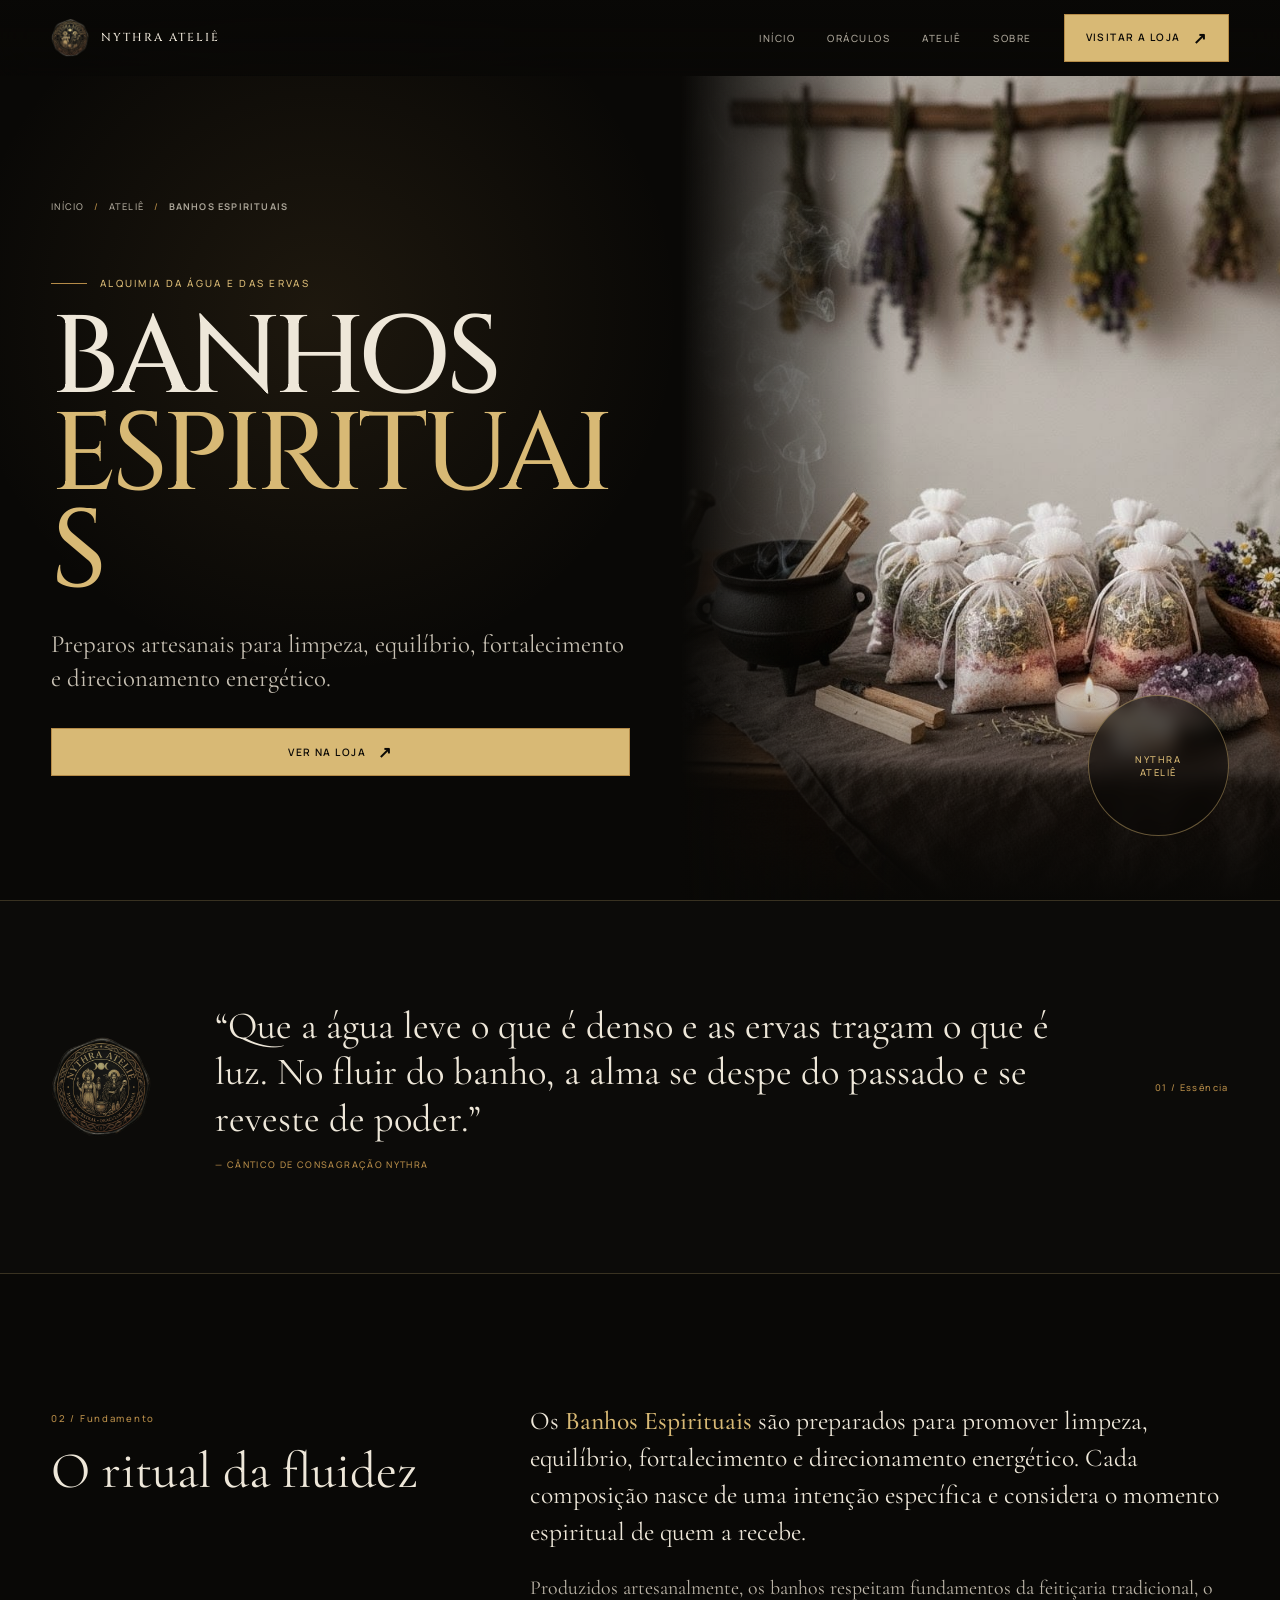
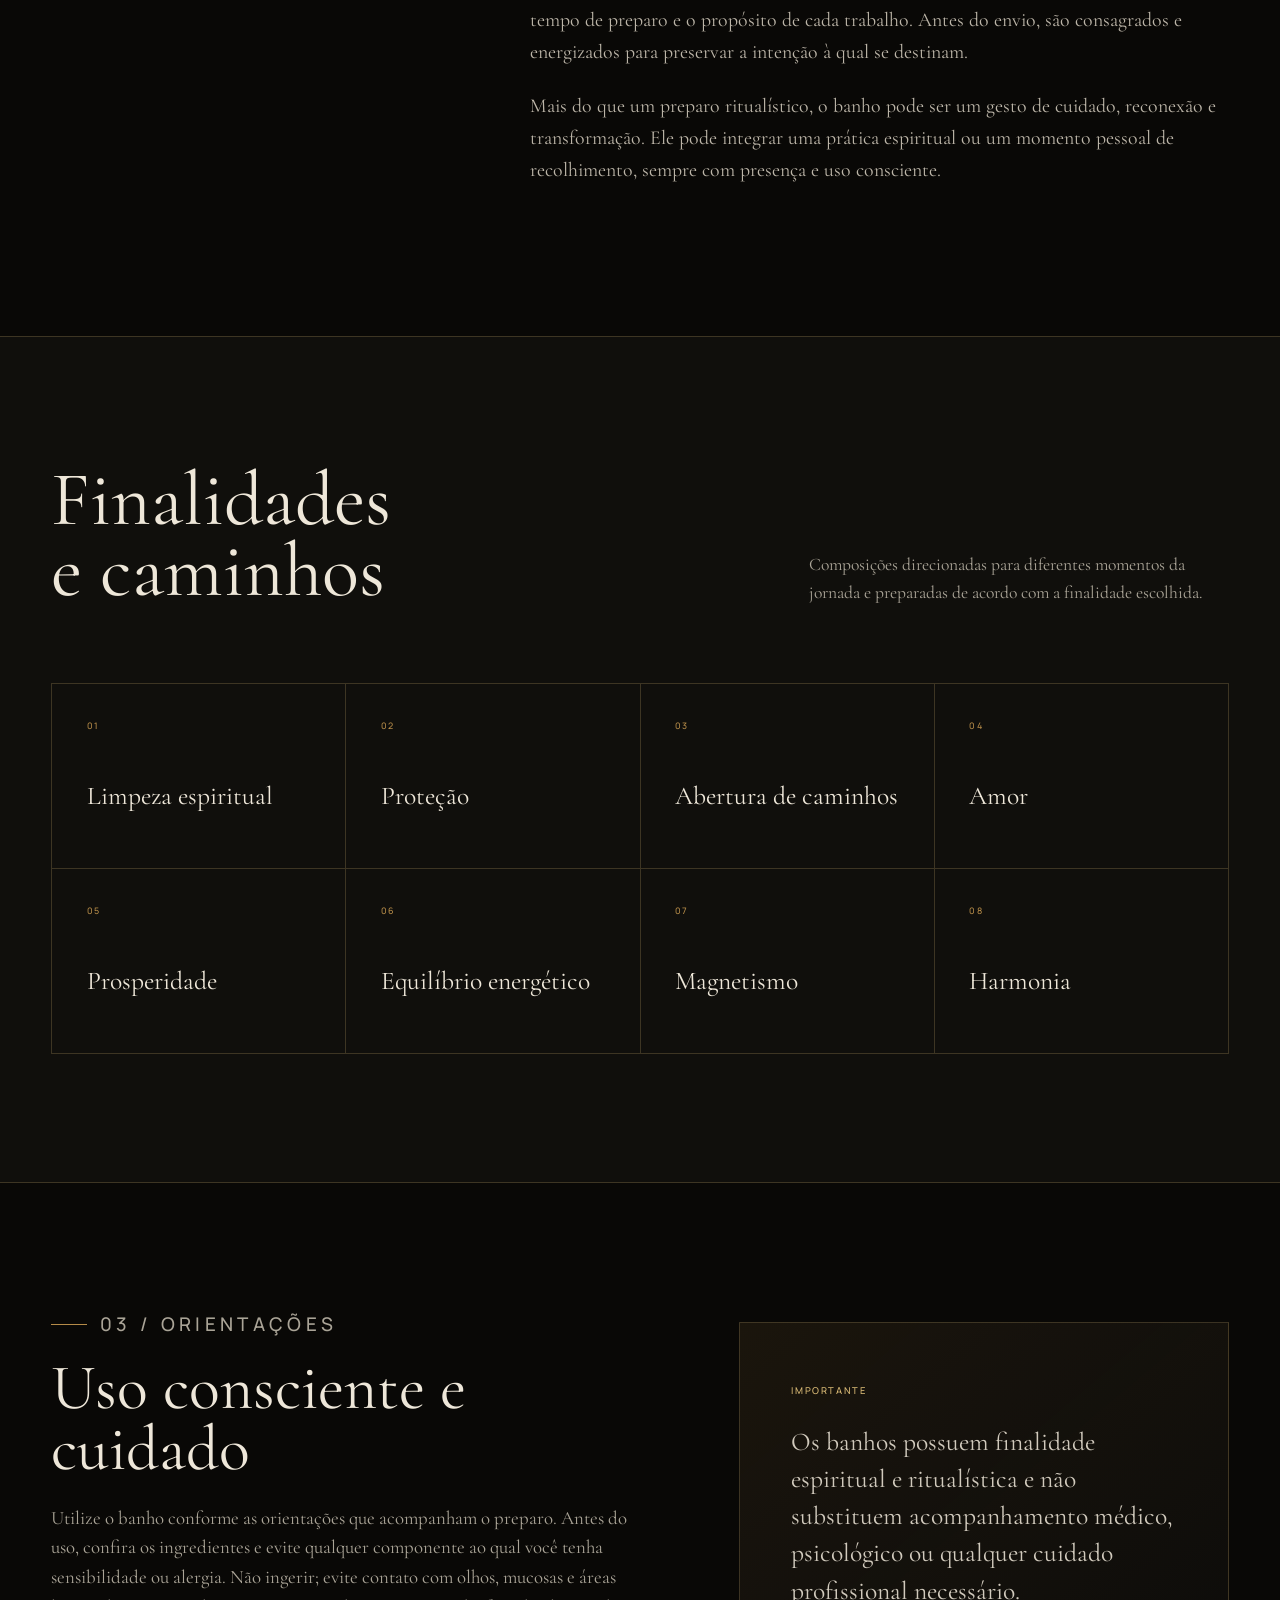
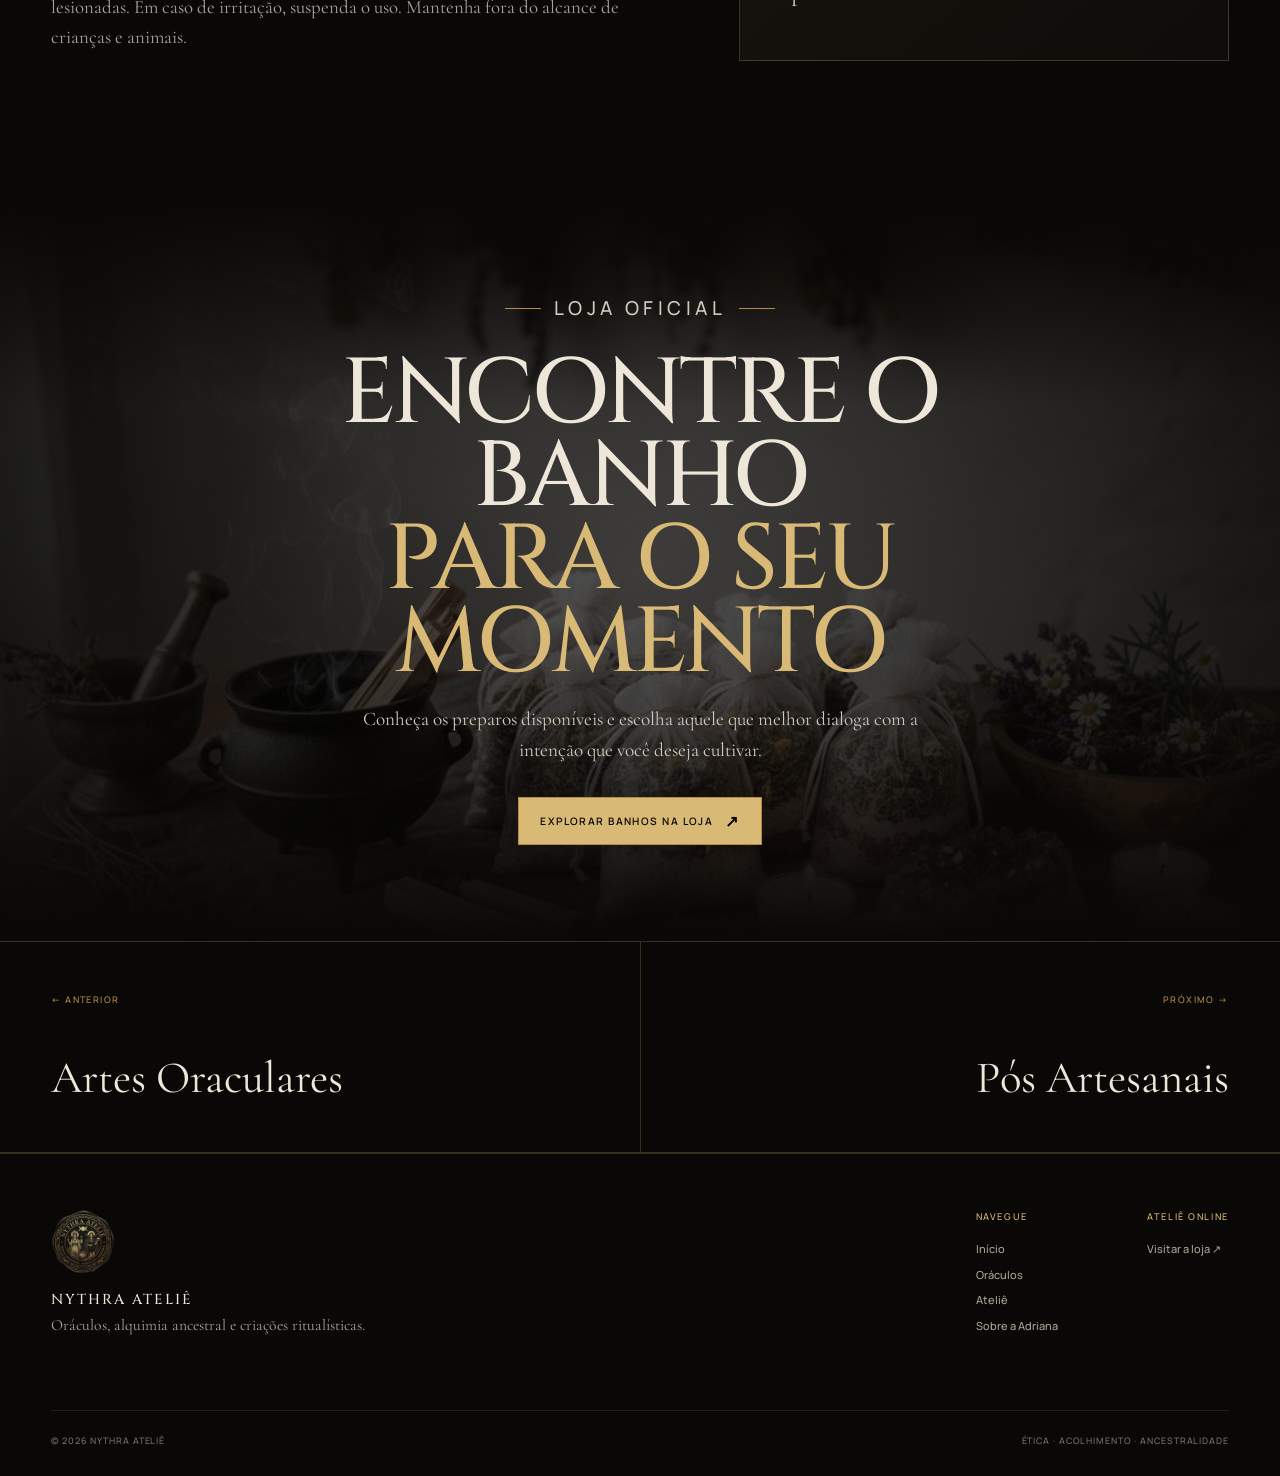
<file: banhos.html>
<!doctype html>
<html lang="pt-BR">
<head>
  <meta charset="utf-8"><meta name="viewport" content="width=device-width, initial-scale=1"><meta name="theme-color" content="#090806">
  <meta name="description" content="Banhos Espirituais — criação ritualística artesanal do Nythra Ateliê.">
  <title>Banhos Espirituais — Nythra Ateliê</title>
  <link rel="icon" href="assets/selo-nythra.png" type="image/png"><link rel="preconnect" href="https://fonts.googleapis.com"><link rel="preconnect" href="https://fonts.gstatic.com" crossorigin>
  <link href="https://fonts.googleapis.com/css2?family=Cinzel:wght@500;600&family=Cormorant+Garamond:ital,wght@0,400;0,500;0,600;1,400&family=Manrope:wght@400;500;600&display=swap" rel="stylesheet">
  <script>document.documentElement.classList.add('js');</script><link rel="stylesheet" href="assets/product.css">
</head>
<body>

  <a class="skip-link" href="#conteudo">Ir para o conteúdo</a>
  <header class="site-header" aria-label="Navegação principal">
    <a class="brand" href="index.html" aria-label="Nythra Ateliê — início"><img src="assets/selo-nythra.png" alt=""><span>Nythra Ateliê</span></a>
    <nav class="desktop-nav" aria-label="Menu principal">
      <a href="index.html">Início</a><a href="oraculos.html">Oráculos</a><a href="index.html#atelie">Ateliê</a><a href="index.html#sobre">Sobre</a>
      <a class="button filled" href="https://trioditis.shop/?shop=nythra-ateli" target="_blank" rel="noopener">Visitar a loja <span class="arrow" aria-hidden="true">↗</span></a>
    </nav>
    <button class="menu-toggle" type="button" aria-label="Abrir menu" aria-expanded="false" aria-controls="menu-mobile"><span></span></button>
  </header>
  <nav class="mobile-nav" id="menu-mobile" aria-label="Menu para celular">
    <a href="index.html">Início</a><a href="oraculos.html">Oráculos</a><a href="index.html#atelie">Ateliê</a><a href="index.html#sobre">Sobre</a>
    <a class="button filled" href="https://trioditis.shop/?shop=nythra-ateli" target="_blank" rel="noopener">Visitar a loja <span class="arrow" aria-hidden="true">↗</span></a>
  </nav>
  <main id="conteudo">
    <section class="product-hero">
      <div class="product-hero-copy"><div class="breadcrumb"><a href="index.html">Início</a><span>/</span><a href="index.html#atelie">Ateliê</a><span>/</span><b>Banhos Espirituais</b></div>
        <p class="eyebrow">Alquimia da água e das ervas</p><h1>Banhos<span>Espirituais</span></h1><p class="product-subtitle">Preparos artesanais para limpeza, equilíbrio, fortalecimento e direcionamento energético.</p>
        <a class="button filled" href="https://trioditis.shop/?shop=nythra-ateli" target="_blank" rel="noopener">Ver na loja <span class="arrow" aria-hidden="true">↗</span></a>
      </div>
      <div class="product-hero-media" style="--image-position:50% 50%"><img src="assets/banhos.jpg" alt="Banhos Espirituais"><span class="page-mark">Nythra<br>Ateliê</span></div>
    </section>
    <section class="quote-band reveal" aria-label="Citação"><img src="assets/selo-nythra.png" alt="Selo Nythra"><blockquote>“Que a água leve o que é denso e as ervas tragam o que é luz. No fluir do banho, a alma se despe do passado e se reveste de poder.”<cite>— Cântico de consagração Nythra</cite></blockquote><span class="quote-index">01 / Essência</span></section>
    <section class="content-section"><div class="intro-grid"><header class="section-label reveal"><span>02 / Fundamento</span><h2>O ritual da fluidez</h2></header><div class="prose reveal"><p>Os <strong>Banhos Espirituais</strong> são preparados para promover limpeza, equilíbrio, fortalecimento e direcionamento energético. Cada composição nasce de uma intenção específica e considera o momento espiritual de quem a recebe.</p>
<p>Produzidos artesanalmente, os banhos respeitam fundamentos da feitiçaria tradicional, o tempo de preparo e o propósito de cada trabalho. Antes do envio, são consagrados e energizados para preservar a intenção à qual se destinam.</p>
<p>Mais do que um preparo ritualístico, o banho pode ser um gesto de cuidado, reconexão e transformação. Ele pode integrar uma prática espiritual ou um momento pessoal de recolhimento, sempre com presença e uso consciente.</p></div></div></section>
    <section class="content-section intentions"><header class="intentions-head reveal"><h2>Finalidades<br>e caminhos</h2><p>Composições direcionadas para diferentes momentos da jornada e preparadas de acordo com a finalidade escolhida.</p></header><div class="intention-grid reveal"><article class="intention"><span>01</span><h3>Limpeza espiritual</h3></article>
<article class="intention"><span>02</span><h3>Proteção</h3></article>
<article class="intention"><span>03</span><h3>Abertura de caminhos</h3></article>
<article class="intention"><span>04</span><h3>Amor</h3></article>
<article class="intention"><span>05</span><h3>Prosperidade</h3></article>
<article class="intention"><span>06</span><h3>Equilíbrio energético</h3></article>
<article class="intention"><span>07</span><h3>Magnetismo</h3></article>
<article class="intention"><span>08</span><h3>Harmonia</h3></article></div></section>
    <section class="content-section"><div class="practice-grid"><div class="practice-copy reveal"><p class="eyebrow">03 / Orientações</p><h2>Uso consciente e cuidado</h2><p>Utilize o banho conforme as orientações que acompanham o preparo. Antes do uso, confira os ingredientes e evite qualquer componente ao qual você tenha sensibilidade ou alergia. Não ingerir; evite contato com olhos, mucosas e áreas lesionadas. Em caso de irritação, suspenda o uso. Mantenha fora do alcance de crianças e animais.</p></div><aside class="practice-note reveal"><small>Importante</small><p>Os banhos possuem finalidade espiritual e ritualística e não substituem acompanhamento médico, psicológico ou qualquer cuidado profissional necessário.</p></aside></div></section>
    <section class="shop-cta" style="--cta-position:50% 50%"><img src="assets/banhos.jpg" alt="" loading="lazy"><div class="shop-inner reveal"><p class="eyebrow">Loja oficial</p><h2>Encontre o banho<span>para o seu momento</span></h2><p>Conheça os preparos disponíveis e escolha aquele que melhor dialoga com a intenção que você deseja cultivar.</p><a class="button filled" href="https://trioditis.shop/?shop=nythra-ateli" target="_blank" rel="noopener">Explorar banhos na loja <span class="arrow" aria-hidden="true">↗</span></a></div></section>
    <nav class="page-nav" aria-label="Outras categorias"><a href="oraculos.html"><small>← Anterior</small><strong>Artes Oraculares</strong></a><a href="pos.html"><small>Próximo →</small><strong>Pós Artesanais</strong></a></nav>
  </main>

  <footer>
    <div class="footer-main">
      <div class="footer-brand"><img src="assets/selo-nythra.png" alt="Selo Nythra"><h2>Nythra Ateliê</h2><p>Oráculos, alquimia ancestral e criações ritualísticas.</p></div>
      <nav class="footer-links" aria-label="Atalhos"><strong>Navegue</strong><a href="index.html">Início</a><a href="oraculos.html">Oráculos</a><a href="index.html#atelie">Ateliê</a><a href="index.html#sobre">Sobre a Adriana</a></nav>
      <div class="footer-links"><strong>Ateliê online</strong><a href="https://trioditis.shop/?shop=nythra-ateli" target="_blank" rel="noopener">Visitar a loja ↗</a></div>
    </div>
    <div class="footer-bottom"><span>© <span id="year">2026</span> Nythra Ateliê</span><span>Ética · Acolhimento · Ancestralidade</span></div>
  </footer>
  <script src="assets/product.js"></script>
</body></html>
</file>
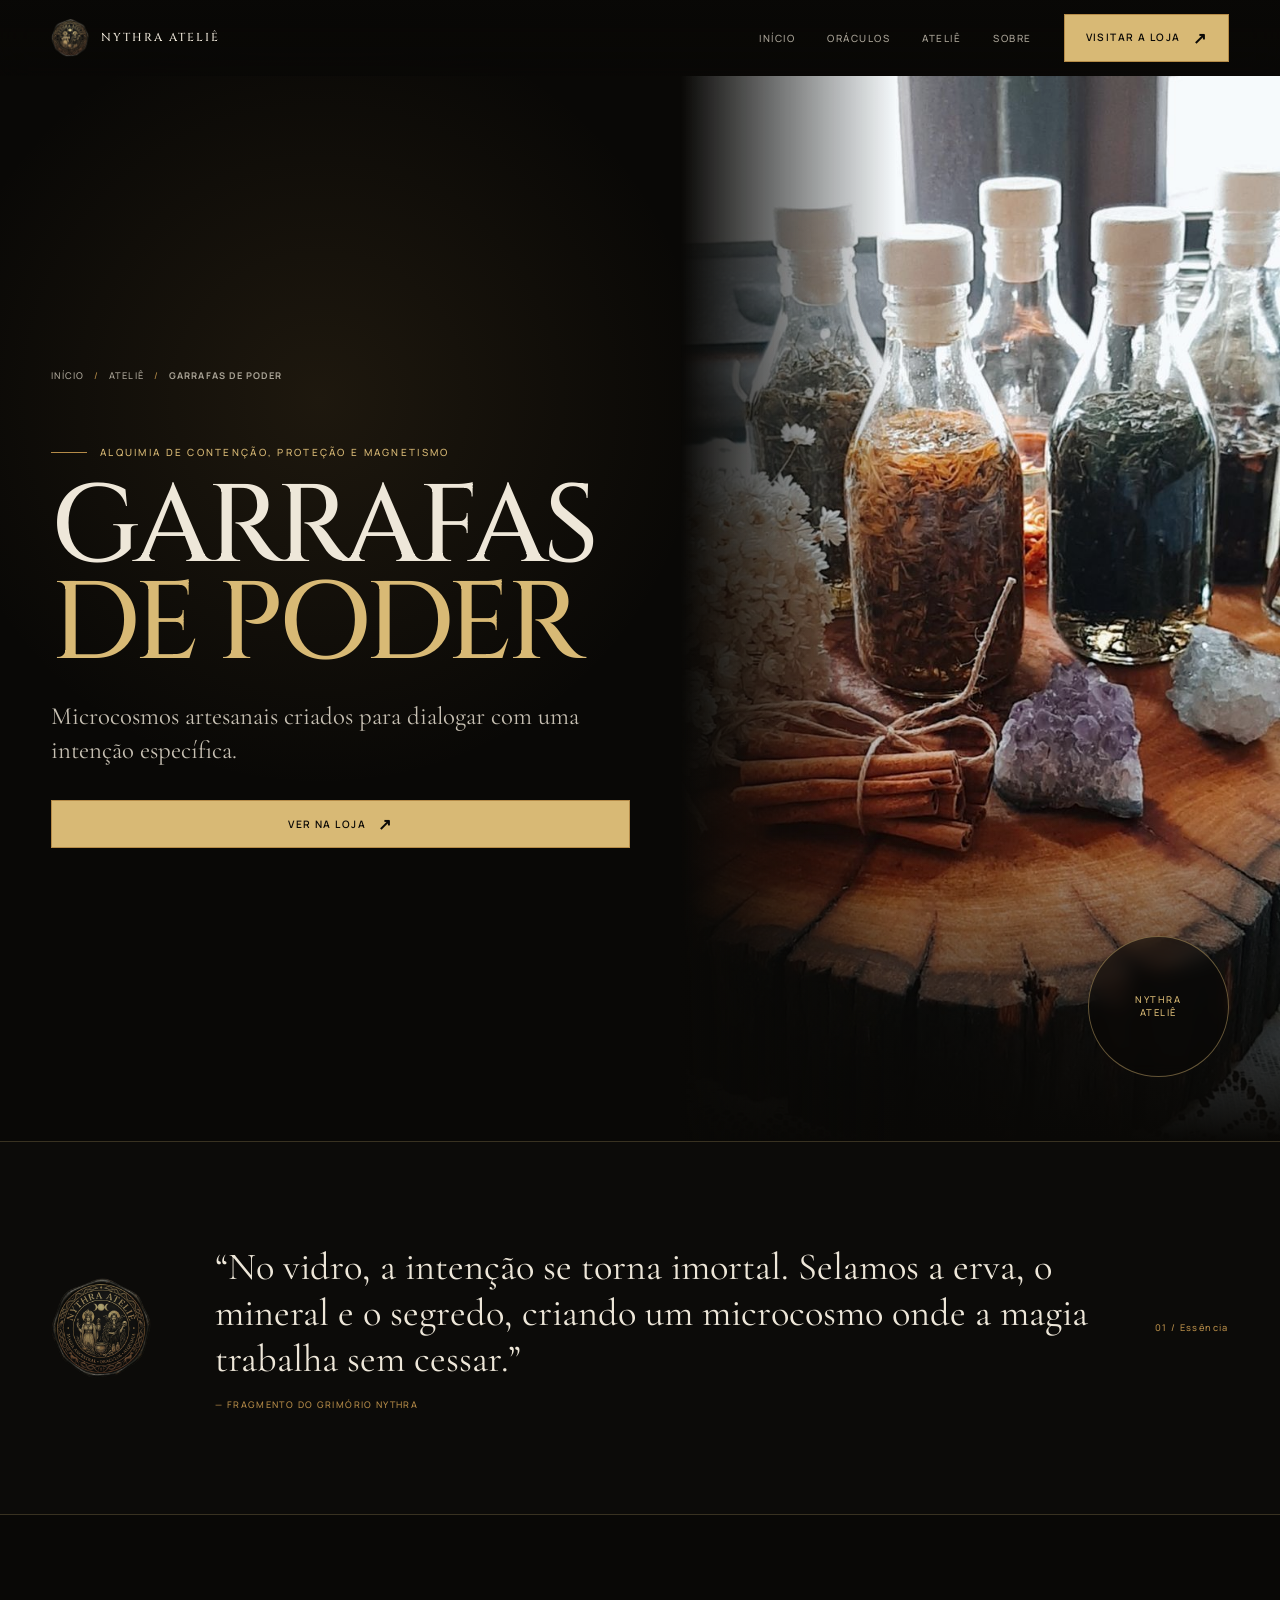
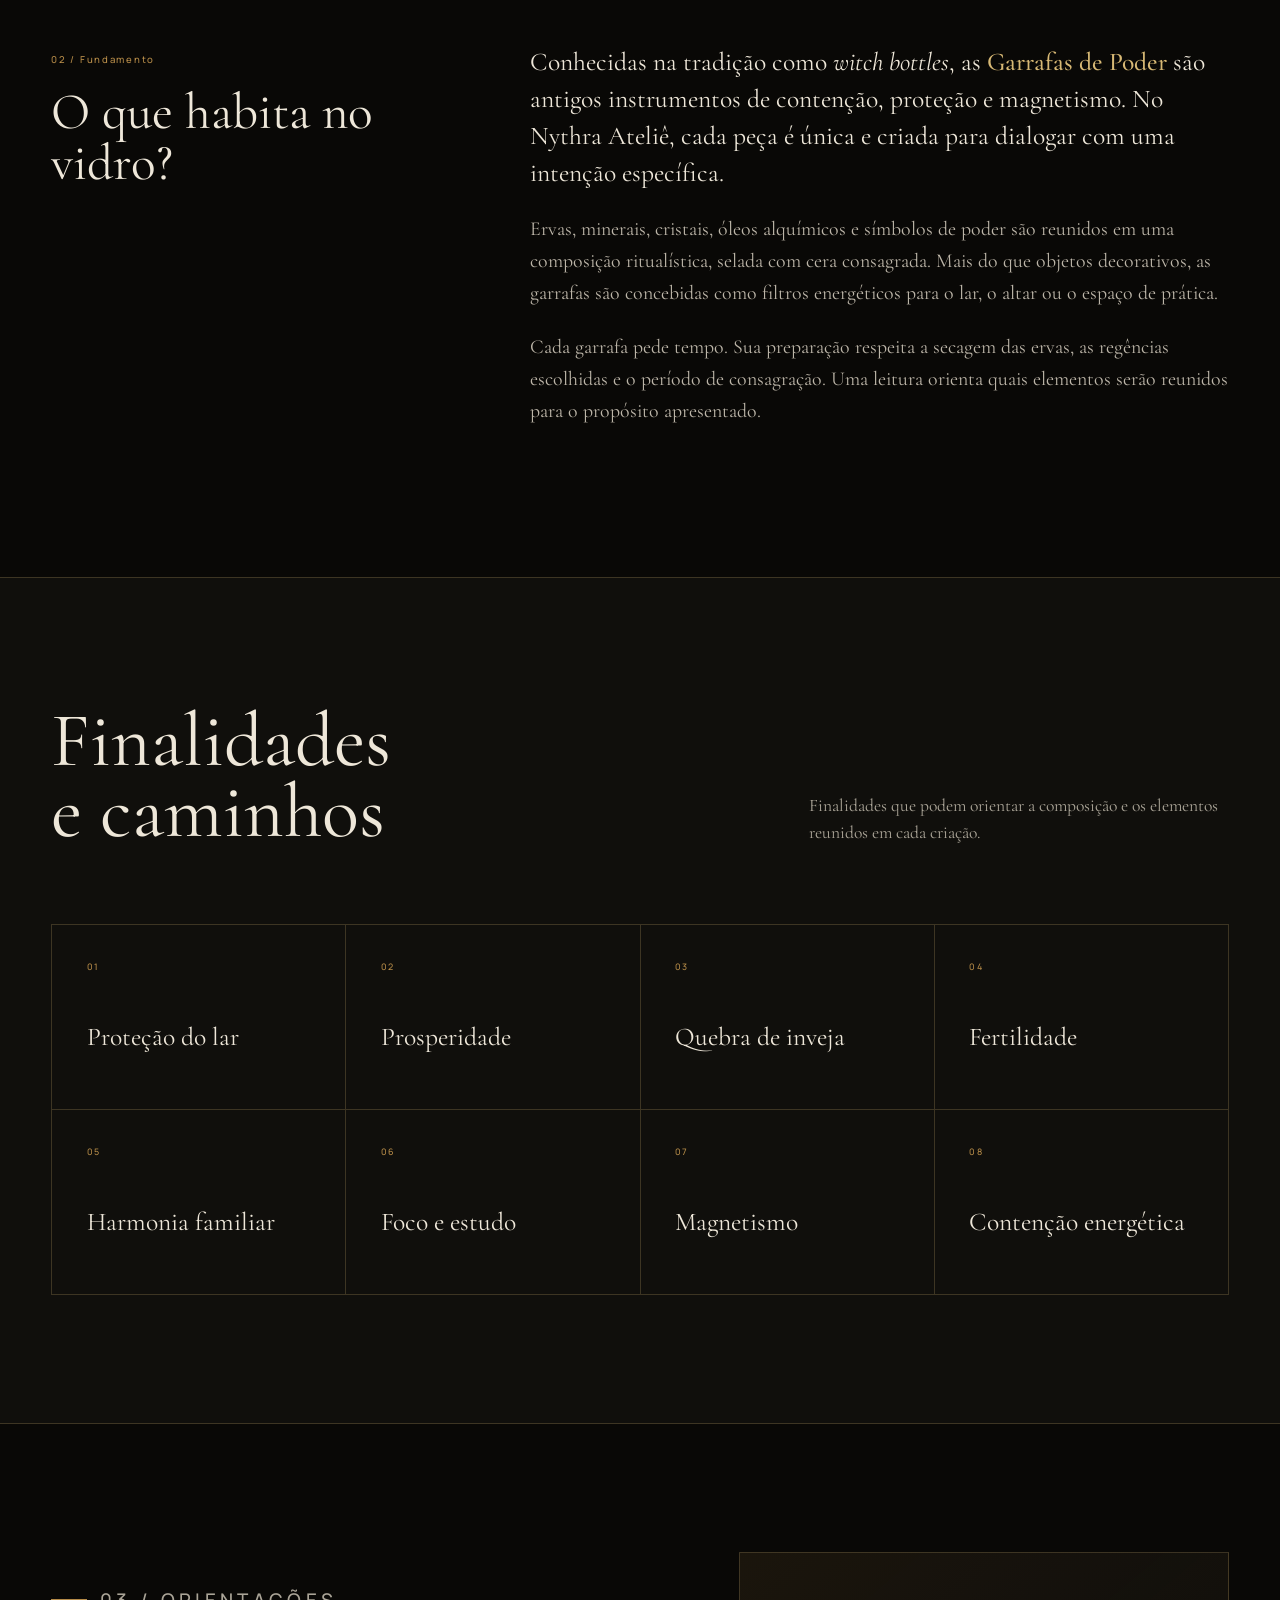
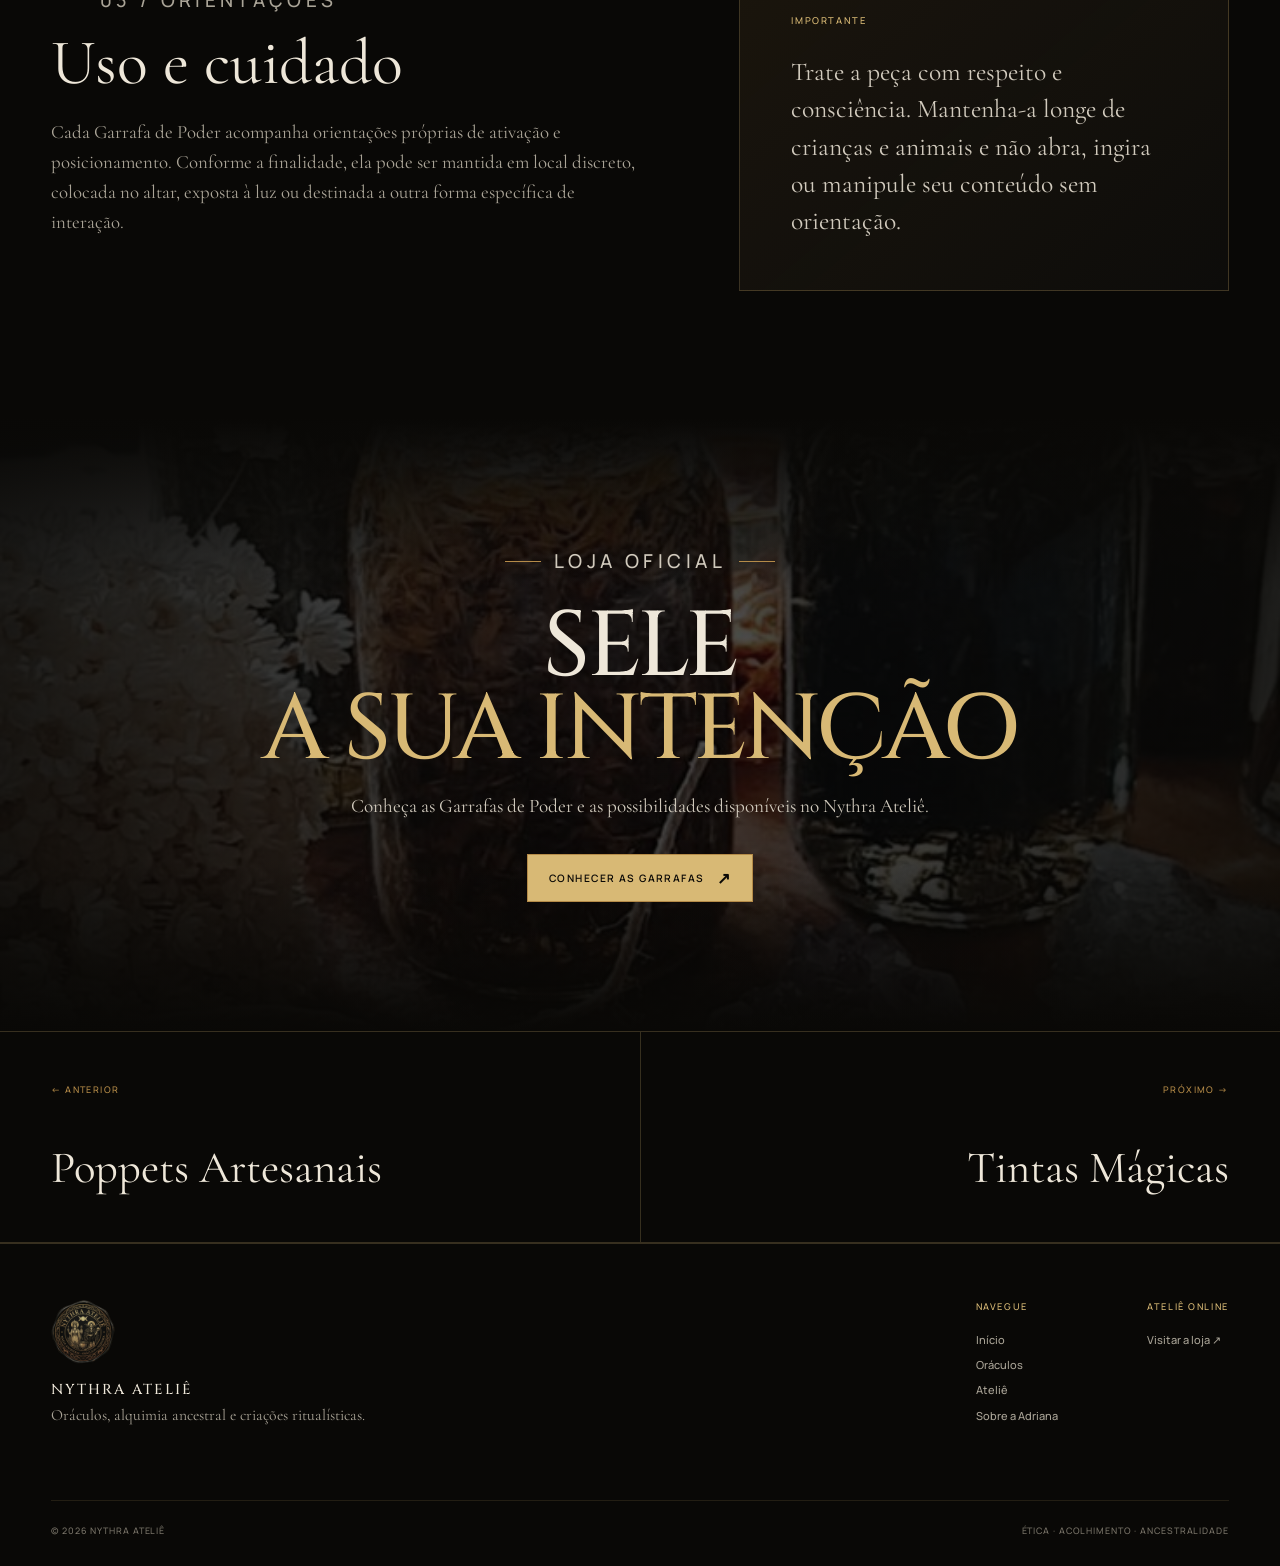
<file: garrafas.html>
<!doctype html>
<html lang="pt-BR">
<head>
  <meta charset="utf-8"><meta name="viewport" content="width=device-width, initial-scale=1"><meta name="theme-color" content="#090806">
  <meta name="description" content="Garrafas de Poder — criação ritualística artesanal do Nythra Ateliê.">
  <title>Garrafas de Poder — Nythra Ateliê</title>
  <link rel="icon" href="assets/selo-nythra.png" type="image/png"><link rel="preconnect" href="https://fonts.googleapis.com"><link rel="preconnect" href="https://fonts.gstatic.com" crossorigin>
  <link href="https://fonts.googleapis.com/css2?family=Cinzel:wght@500;600&family=Cormorant+Garamond:ital,wght@0,400;0,500;0,600;1,400&family=Manrope:wght@400;500;600&display=swap" rel="stylesheet">
  <script>document.documentElement.classList.add('js');</script><link rel="stylesheet" href="assets/product.css">
</head>
<body>

  <a class="skip-link" href="#conteudo">Ir para o conteúdo</a>
  <header class="site-header" aria-label="Navegação principal">
    <a class="brand" href="index.html" aria-label="Nythra Ateliê — início"><img src="assets/selo-nythra.png" alt=""><span>Nythra Ateliê</span></a>
    <nav class="desktop-nav" aria-label="Menu principal">
      <a href="index.html">Início</a><a href="oraculos.html">Oráculos</a><a href="index.html#atelie">Ateliê</a><a href="index.html#sobre">Sobre</a>
      <a class="button filled" href="https://trioditis.shop/?shop=nythra-ateli" target="_blank" rel="noopener">Visitar a loja <span class="arrow" aria-hidden="true">↗</span></a>
    </nav>
    <button class="menu-toggle" type="button" aria-label="Abrir menu" aria-expanded="false" aria-controls="menu-mobile"><span></span></button>
  </header>
  <nav class="mobile-nav" id="menu-mobile" aria-label="Menu para celular">
    <a href="index.html">Início</a><a href="oraculos.html">Oráculos</a><a href="index.html#atelie">Ateliê</a><a href="index.html#sobre">Sobre</a>
    <a class="button filled" href="https://trioditis.shop/?shop=nythra-ateli" target="_blank" rel="noopener">Visitar a loja <span class="arrow" aria-hidden="true">↗</span></a>
  </nav>
  <main id="conteudo">
    <section class="product-hero">
      <div class="product-hero-copy"><div class="breadcrumb"><a href="index.html">Início</a><span>/</span><a href="index.html#atelie">Ateliê</a><span>/</span><b>Garrafas de Poder</b></div>
        <p class="eyebrow">Alquimia de contenção, proteção e magnetismo</p><h1>Garrafas<span>de Poder</span></h1><p class="product-subtitle">Microcosmos artesanais criados para dialogar com uma intenção específica.</p>
        <a class="button filled" href="https://trioditis.shop/?shop=nythra-ateli" target="_blank" rel="noopener">Ver na loja <span class="arrow" aria-hidden="true">↗</span></a>
      </div>
      <div class="product-hero-media" style="--image-position:50% 45%"><img src="assets/garrafas.jpg" alt="Garrafas de Poder"><span class="page-mark">Nythra<br>Ateliê</span></div>
    </section>
    <section class="quote-band reveal" aria-label="Citação"><img src="assets/selo-nythra.png" alt="Selo Nythra"><blockquote>“No vidro, a intenção se torna imortal. Selamos a erva, o mineral e o segredo, criando um microcosmo onde a magia trabalha sem cessar.”<cite>— Fragmento do grimório Nythra</cite></blockquote><span class="quote-index">01 / Essência</span></section>
    <section class="content-section"><div class="intro-grid"><header class="section-label reveal"><span>02 / Fundamento</span><h2>O que habita no vidro?</h2></header><div class="prose reveal"><p>Conhecidas na tradição como <em>witch bottles</em>, as <strong>Garrafas de Poder</strong> são antigos instrumentos de contenção, proteção e magnetismo. No Nythra Ateliê, cada peça é única e criada para dialogar com uma intenção específica.</p>
<p>Ervas, minerais, cristais, óleos alquímicos e símbolos de poder são reunidos em uma composição ritualística, selada com cera consagrada. Mais do que objetos decorativos, as garrafas são concebidas como filtros energéticos para o lar, o altar ou o espaço de prática.</p>
<p>Cada garrafa pede tempo. Sua preparação respeita a secagem das ervas, as regências escolhidas e o período de consagração. Uma leitura orienta quais elementos serão reunidos para o propósito apresentado.</p></div></div></section>
    <section class="content-section intentions"><header class="intentions-head reveal"><h2>Finalidades<br>e caminhos</h2><p>Finalidades que podem orientar a composição e os elementos reunidos em cada criação.</p></header><div class="intention-grid reveal"><article class="intention"><span>01</span><h3>Proteção do lar</h3></article>
<article class="intention"><span>02</span><h3>Prosperidade</h3></article>
<article class="intention"><span>03</span><h3>Quebra de inveja</h3></article>
<article class="intention"><span>04</span><h3>Fertilidade</h3></article>
<article class="intention"><span>05</span><h3>Harmonia familiar</h3></article>
<article class="intention"><span>06</span><h3>Foco e estudo</h3></article>
<article class="intention"><span>07</span><h3>Magnetismo</h3></article>
<article class="intention"><span>08</span><h3>Contenção energética</h3></article></div></section>
    <section class="content-section"><div class="practice-grid"><div class="practice-copy reveal"><p class="eyebrow">03 / Orientações</p><h2>Uso e cuidado</h2><p>Cada Garrafa de Poder acompanha orientações próprias de ativação e posicionamento. Conforme a finalidade, ela pode ser mantida em local discreto, colocada no altar, exposta à luz ou destinada a outra forma específica de interação.</p></div><aside class="practice-note reveal"><small>Importante</small><p>Trate a peça com respeito e consciência. Mantenha-a longe de crianças e animais e não abra, ingira ou manipule seu conteúdo sem orientação.</p></aside></div></section>
    <section class="shop-cta" style="--cta-position:50% 45%"><img src="assets/garrafas.jpg" alt="" loading="lazy"><div class="shop-inner reveal"><p class="eyebrow">Loja oficial</p><h2>Sele<span>a sua intenção</span></h2><p>Conheça as Garrafas de Poder e as possibilidades disponíveis no Nythra Ateliê.</p><a class="button filled" href="https://trioditis.shop/?shop=nythra-ateli" target="_blank" rel="noopener">Conhecer as garrafas <span class="arrow" aria-hidden="true">↗</span></a></div></section>
    <nav class="page-nav" aria-label="Outras categorias"><a href="poppets.html"><small>← Anterior</small><strong>Poppets Artesanais</strong></a><a href="tintas.html"><small>Próximo →</small><strong>Tintas Mágicas</strong></a></nav>
  </main>

  <footer>
    <div class="footer-main">
      <div class="footer-brand"><img src="assets/selo-nythra.png" alt="Selo Nythra"><h2>Nythra Ateliê</h2><p>Oráculos, alquimia ancestral e criações ritualísticas.</p></div>
      <nav class="footer-links" aria-label="Atalhos"><strong>Navegue</strong><a href="index.html">Início</a><a href="oraculos.html">Oráculos</a><a href="index.html#atelie">Ateliê</a><a href="index.html#sobre">Sobre a Adriana</a></nav>
      <div class="footer-links"><strong>Ateliê online</strong><a href="https://trioditis.shop/?shop=nythra-ateli" target="_blank" rel="noopener">Visitar a loja ↗</a></div>
    </div>
    <div class="footer-bottom"><span>© <span id="year">2026</span> Nythra Ateliê</span><span>Ética · Acolhimento · Ancestralidade</span></div>
  </footer>
  <script src="assets/product.js"></script>
</body></html>
</file>
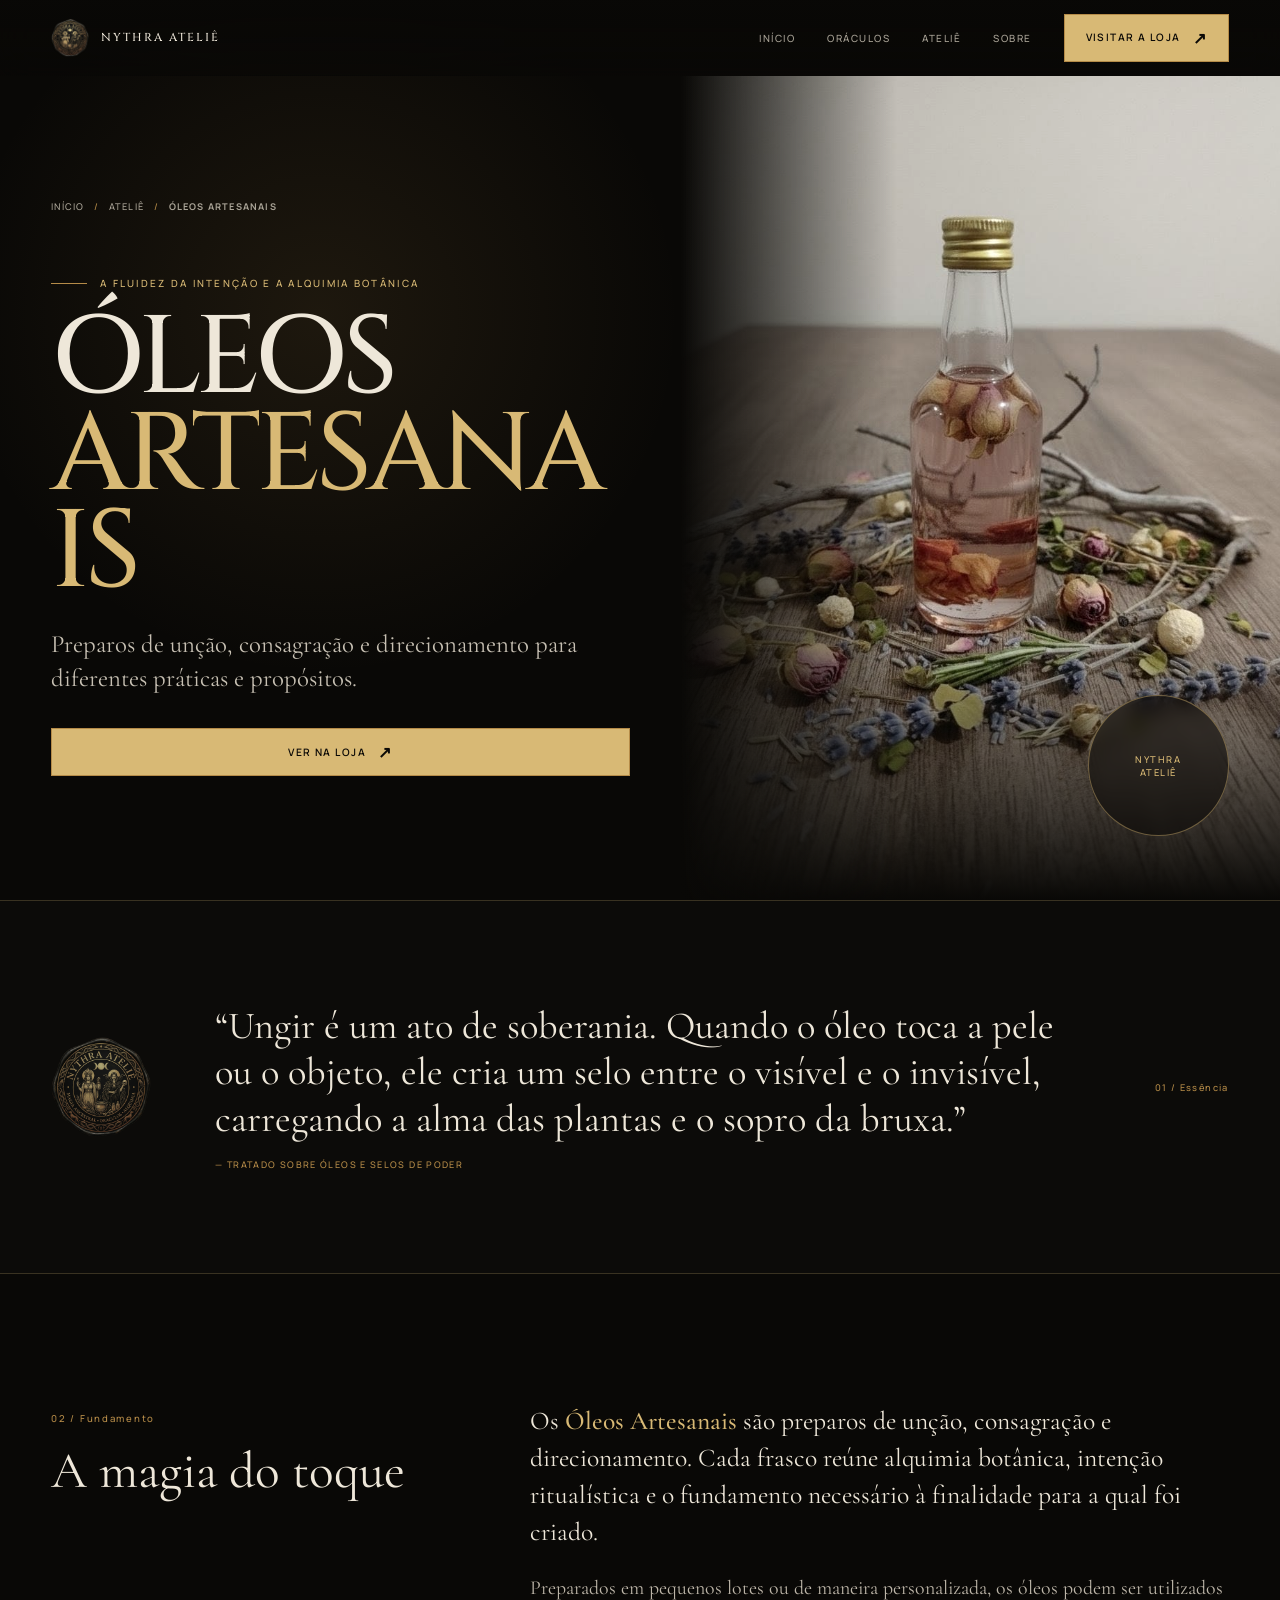
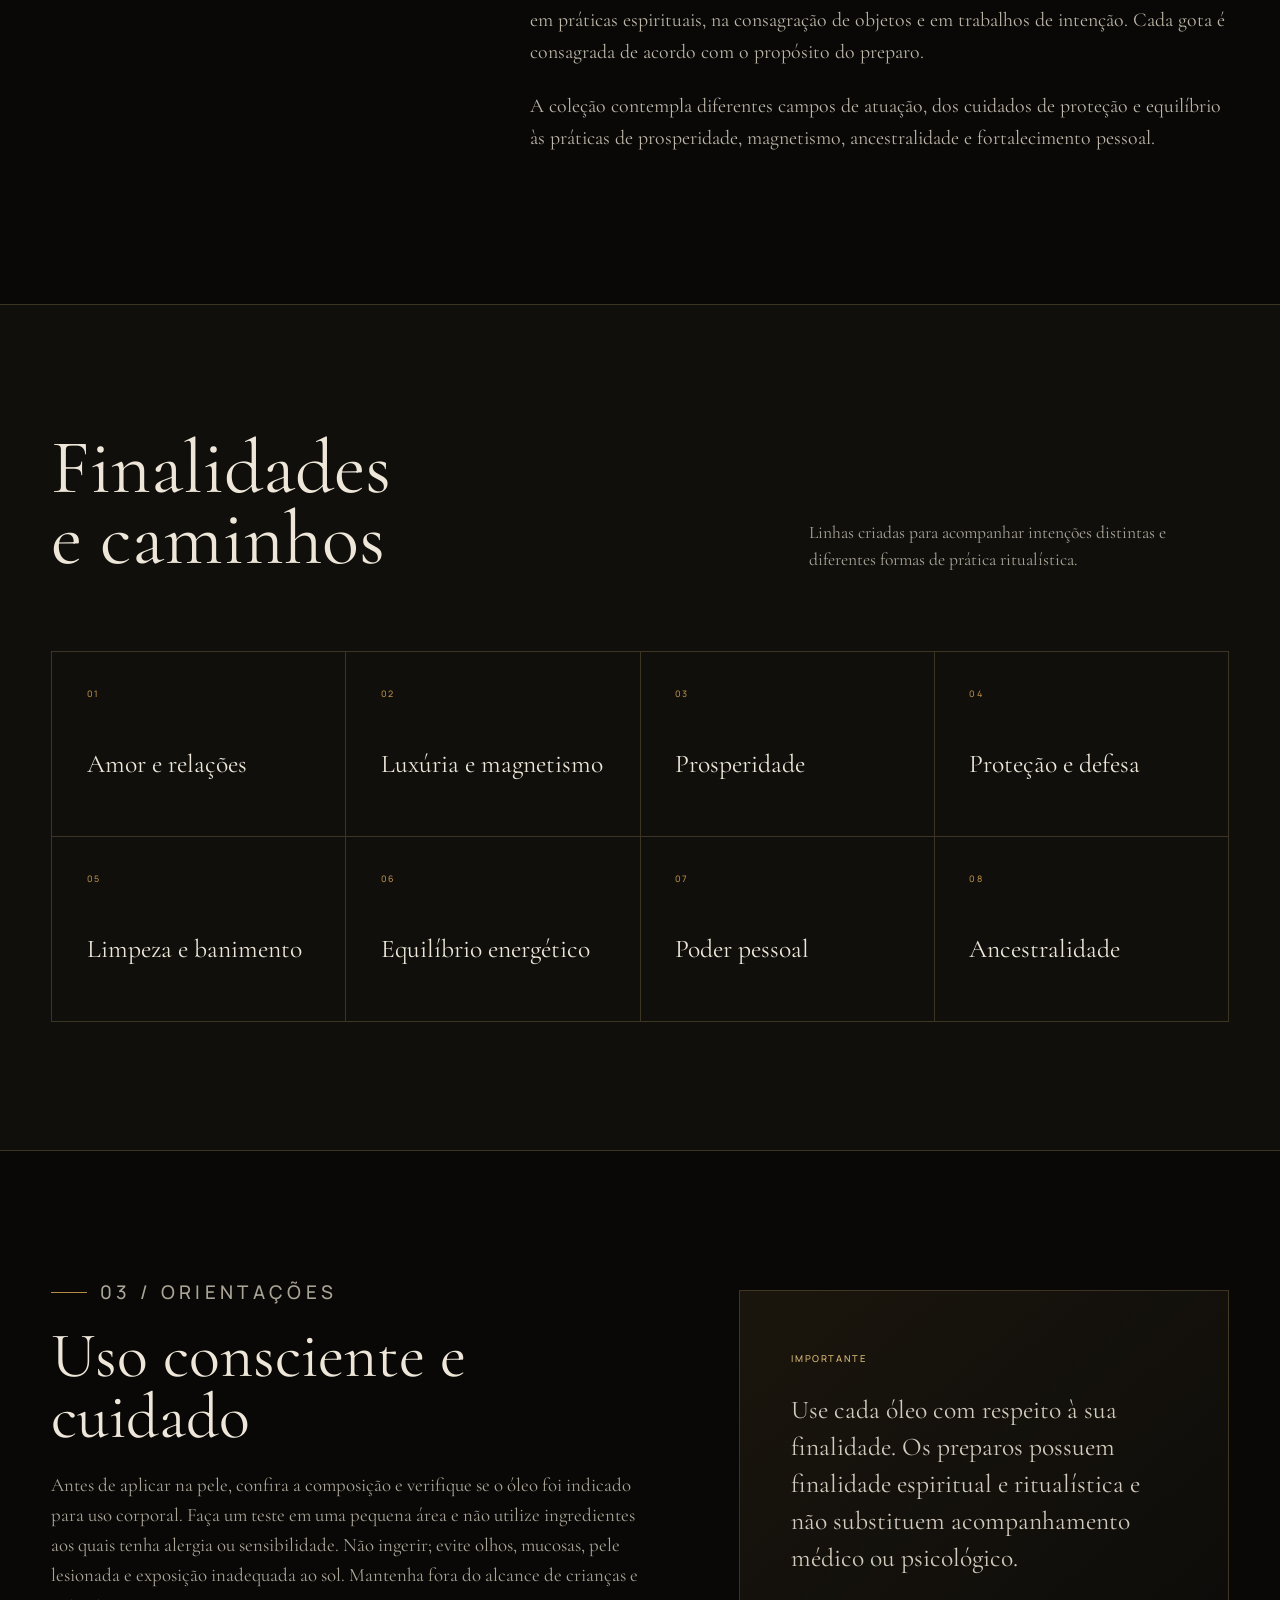
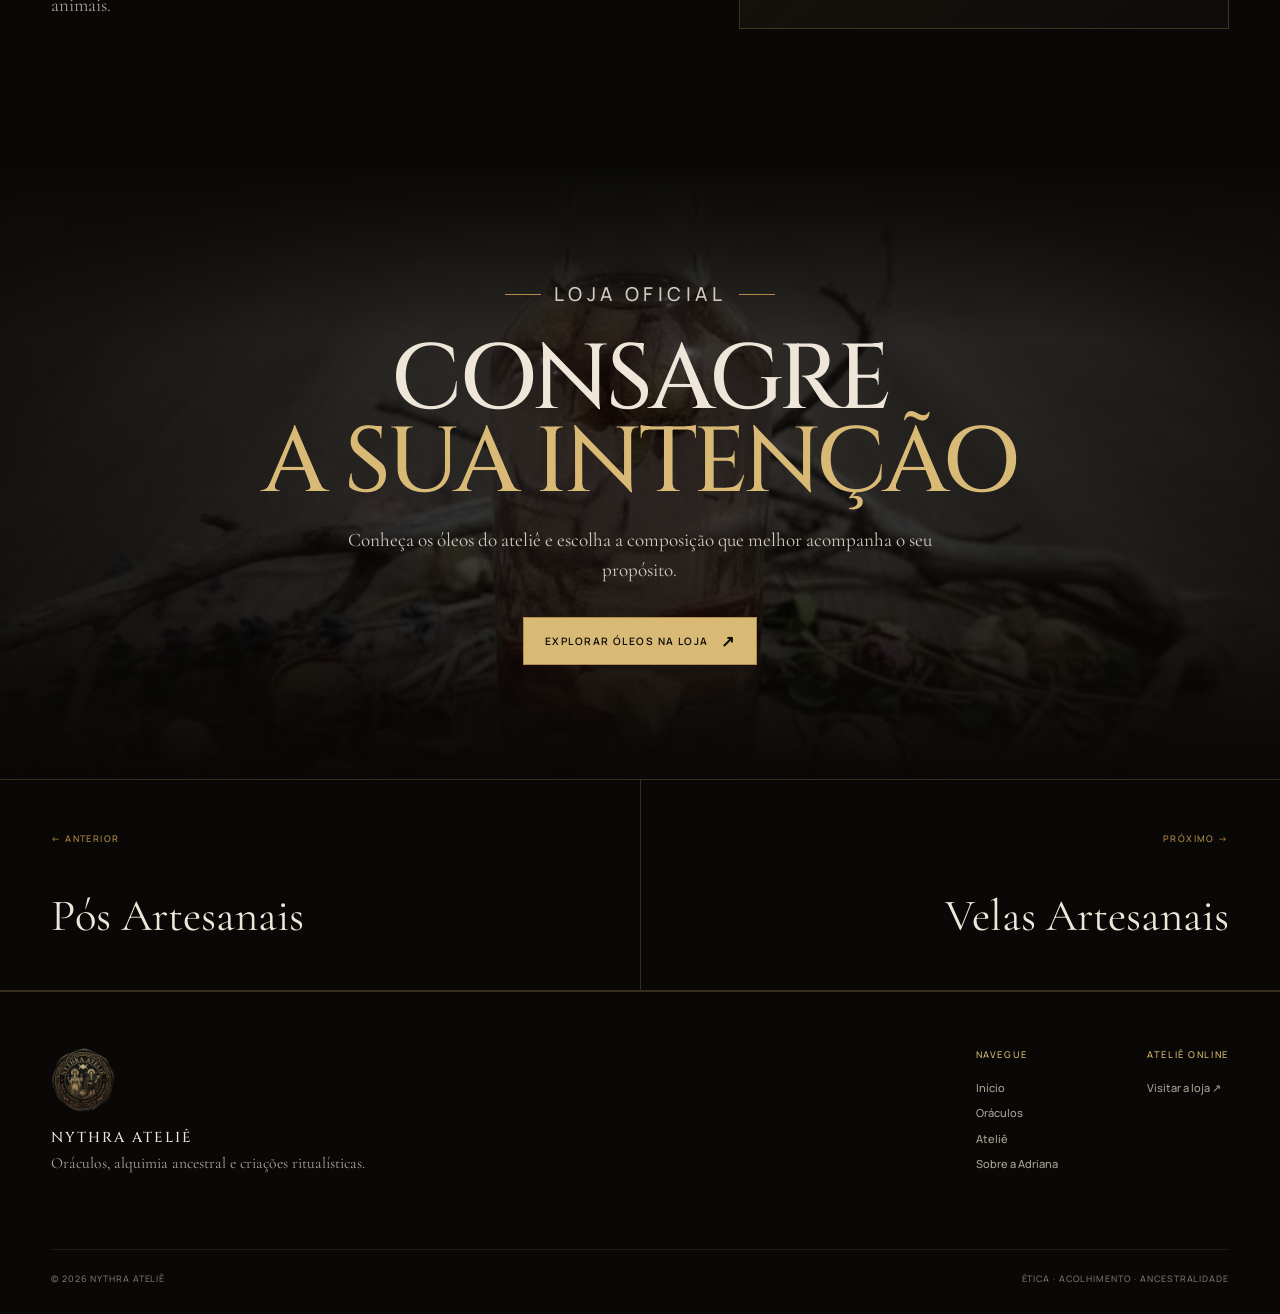
<file: oleos.html>
<!doctype html>
<html lang="pt-BR">
<head>
  <meta charset="utf-8"><meta name="viewport" content="width=device-width, initial-scale=1"><meta name="theme-color" content="#090806">
  <meta name="description" content="Óleos Artesanais — criação ritualística artesanal do Nythra Ateliê.">
  <title>Óleos Artesanais — Nythra Ateliê</title>
  <link rel="icon" href="assets/selo-nythra.png" type="image/png"><link rel="preconnect" href="https://fonts.googleapis.com"><link rel="preconnect" href="https://fonts.gstatic.com" crossorigin>
  <link href="https://fonts.googleapis.com/css2?family=Cinzel:wght@500;600&family=Cormorant+Garamond:ital,wght@0,400;0,500;0,600;1,400&family=Manrope:wght@400;500;600&display=swap" rel="stylesheet">
  <script>document.documentElement.classList.add('js');</script><link rel="stylesheet" href="assets/product.css">
</head>
<body>

  <a class="skip-link" href="#conteudo">Ir para o conteúdo</a>
  <header class="site-header" aria-label="Navegação principal">
    <a class="brand" href="index.html" aria-label="Nythra Ateliê — início"><img src="assets/selo-nythra.png" alt=""><span>Nythra Ateliê</span></a>
    <nav class="desktop-nav" aria-label="Menu principal">
      <a href="index.html">Início</a><a href="oraculos.html">Oráculos</a><a href="index.html#atelie">Ateliê</a><a href="index.html#sobre">Sobre</a>
      <a class="button filled" href="https://trioditis.shop/?shop=nythra-ateli" target="_blank" rel="noopener">Visitar a loja <span class="arrow" aria-hidden="true">↗</span></a>
    </nav>
    <button class="menu-toggle" type="button" aria-label="Abrir menu" aria-expanded="false" aria-controls="menu-mobile"><span></span></button>
  </header>
  <nav class="mobile-nav" id="menu-mobile" aria-label="Menu para celular">
    <a href="index.html">Início</a><a href="oraculos.html">Oráculos</a><a href="index.html#atelie">Ateliê</a><a href="index.html#sobre">Sobre</a>
    <a class="button filled" href="https://trioditis.shop/?shop=nythra-ateli" target="_blank" rel="noopener">Visitar a loja <span class="arrow" aria-hidden="true">↗</span></a>
  </nav>
  <main id="conteudo">
    <section class="product-hero">
      <div class="product-hero-copy"><div class="breadcrumb"><a href="index.html">Início</a><span>/</span><a href="index.html#atelie">Ateliê</a><span>/</span><b>Óleos Artesanais</b></div>
        <p class="eyebrow">A fluidez da intenção e a alquimia botânica</p><h1>Óleos<span>Artesanais</span></h1><p class="product-subtitle">Preparos de unção, consagração e direcionamento para diferentes práticas e propósitos.</p>
        <a class="button filled" href="https://trioditis.shop/?shop=nythra-ateli" target="_blank" rel="noopener">Ver na loja <span class="arrow" aria-hidden="true">↗</span></a>
      </div>
      <div class="product-hero-media" style="--image-position:50% 45%"><img src="assets/oleos.jpg" alt="Óleos Artesanais"><span class="page-mark">Nythra<br>Ateliê</span></div>
    </section>
    <section class="quote-band reveal" aria-label="Citação"><img src="assets/selo-nythra.png" alt="Selo Nythra"><blockquote>“Ungir é um ato de soberania. Quando o óleo toca a pele ou o objeto, ele cria um selo entre o visível e o invisível, carregando a alma das plantas e o sopro da bruxa.”<cite>— Tratado sobre óleos e selos de poder</cite></blockquote><span class="quote-index">01 / Essência</span></section>
    <section class="content-section"><div class="intro-grid"><header class="section-label reveal"><span>02 / Fundamento</span><h2>A magia do toque</h2></header><div class="prose reveal"><p>Os <strong>Óleos Artesanais</strong> são preparos de unção, consagração e direcionamento. Cada frasco reúne alquimia botânica, intenção ritualística e o fundamento necessário à finalidade para a qual foi criado.</p>
<p>Preparados em pequenos lotes ou de maneira personalizada, os óleos podem ser utilizados em práticas espirituais, na consagração de objetos e em trabalhos de intenção. Cada gota é consagrada de acordo com o propósito do preparo.</p>
<p>A coleção contempla diferentes campos de atuação, dos cuidados de proteção e equilíbrio às práticas de prosperidade, magnetismo, ancestralidade e fortalecimento pessoal.</p></div></div></section>
    <section class="content-section intentions"><header class="intentions-head reveal"><h2>Finalidades<br>e caminhos</h2><p>Linhas criadas para acompanhar intenções distintas e diferentes formas de prática ritualística.</p></header><div class="intention-grid reveal"><article class="intention"><span>01</span><h3>Amor e relações</h3></article>
<article class="intention"><span>02</span><h3>Luxúria e magnetismo</h3></article>
<article class="intention"><span>03</span><h3>Prosperidade</h3></article>
<article class="intention"><span>04</span><h3>Proteção e defesa</h3></article>
<article class="intention"><span>05</span><h3>Limpeza e banimento</h3></article>
<article class="intention"><span>06</span><h3>Equilíbrio energético</h3></article>
<article class="intention"><span>07</span><h3>Poder pessoal</h3></article>
<article class="intention"><span>08</span><h3>Ancestralidade</h3></article></div></section>
    <section class="content-section"><div class="practice-grid"><div class="practice-copy reveal"><p class="eyebrow">03 / Orientações</p><h2>Uso consciente e cuidado</h2><p>Antes de aplicar na pele, confira a composição e verifique se o óleo foi indicado para uso corporal. Faça um teste em uma pequena área e não utilize ingredientes aos quais tenha alergia ou sensibilidade. Não ingerir; evite olhos, mucosas, pele lesionada e exposição inadequada ao sol. Mantenha fora do alcance de crianças e animais.</p></div><aside class="practice-note reveal"><small>Importante</small><p>Use cada óleo com respeito à sua finalidade. Os preparos possuem finalidade espiritual e ritualística e não substituem acompanhamento médico ou psicológico.</p></aside></div></section>
    <section class="shop-cta" style="--cta-position:50% 45%"><img src="assets/oleos.jpg" alt="" loading="lazy"><div class="shop-inner reveal"><p class="eyebrow">Loja oficial</p><h2>Consagre<span>a sua intenção</span></h2><p>Conheça os óleos do ateliê e escolha a composição que melhor acompanha o seu propósito.</p><a class="button filled" href="https://trioditis.shop/?shop=nythra-ateli" target="_blank" rel="noopener">Explorar óleos na loja <span class="arrow" aria-hidden="true">↗</span></a></div></section>
    <nav class="page-nav" aria-label="Outras categorias"><a href="pos.html"><small>← Anterior</small><strong>Pós Artesanais</strong></a><a href="velas.html"><small>Próximo →</small><strong>Velas Artesanais</strong></a></nav>
  </main>

  <footer>
    <div class="footer-main">
      <div class="footer-brand"><img src="assets/selo-nythra.png" alt="Selo Nythra"><h2>Nythra Ateliê</h2><p>Oráculos, alquimia ancestral e criações ritualísticas.</p></div>
      <nav class="footer-links" aria-label="Atalhos"><strong>Navegue</strong><a href="index.html">Início</a><a href="oraculos.html">Oráculos</a><a href="index.html#atelie">Ateliê</a><a href="index.html#sobre">Sobre a Adriana</a></nav>
      <div class="footer-links"><strong>Ateliê online</strong><a href="https://trioditis.shop/?shop=nythra-ateli" target="_blank" rel="noopener">Visitar a loja ↗</a></div>
    </div>
    <div class="footer-bottom"><span>© <span id="year">2026</span> Nythra Ateliê</span><span>Ética · Acolhimento · Ancestralidade</span></div>
  </footer>
  <script src="assets/product.js"></script>
</body></html>
</file>
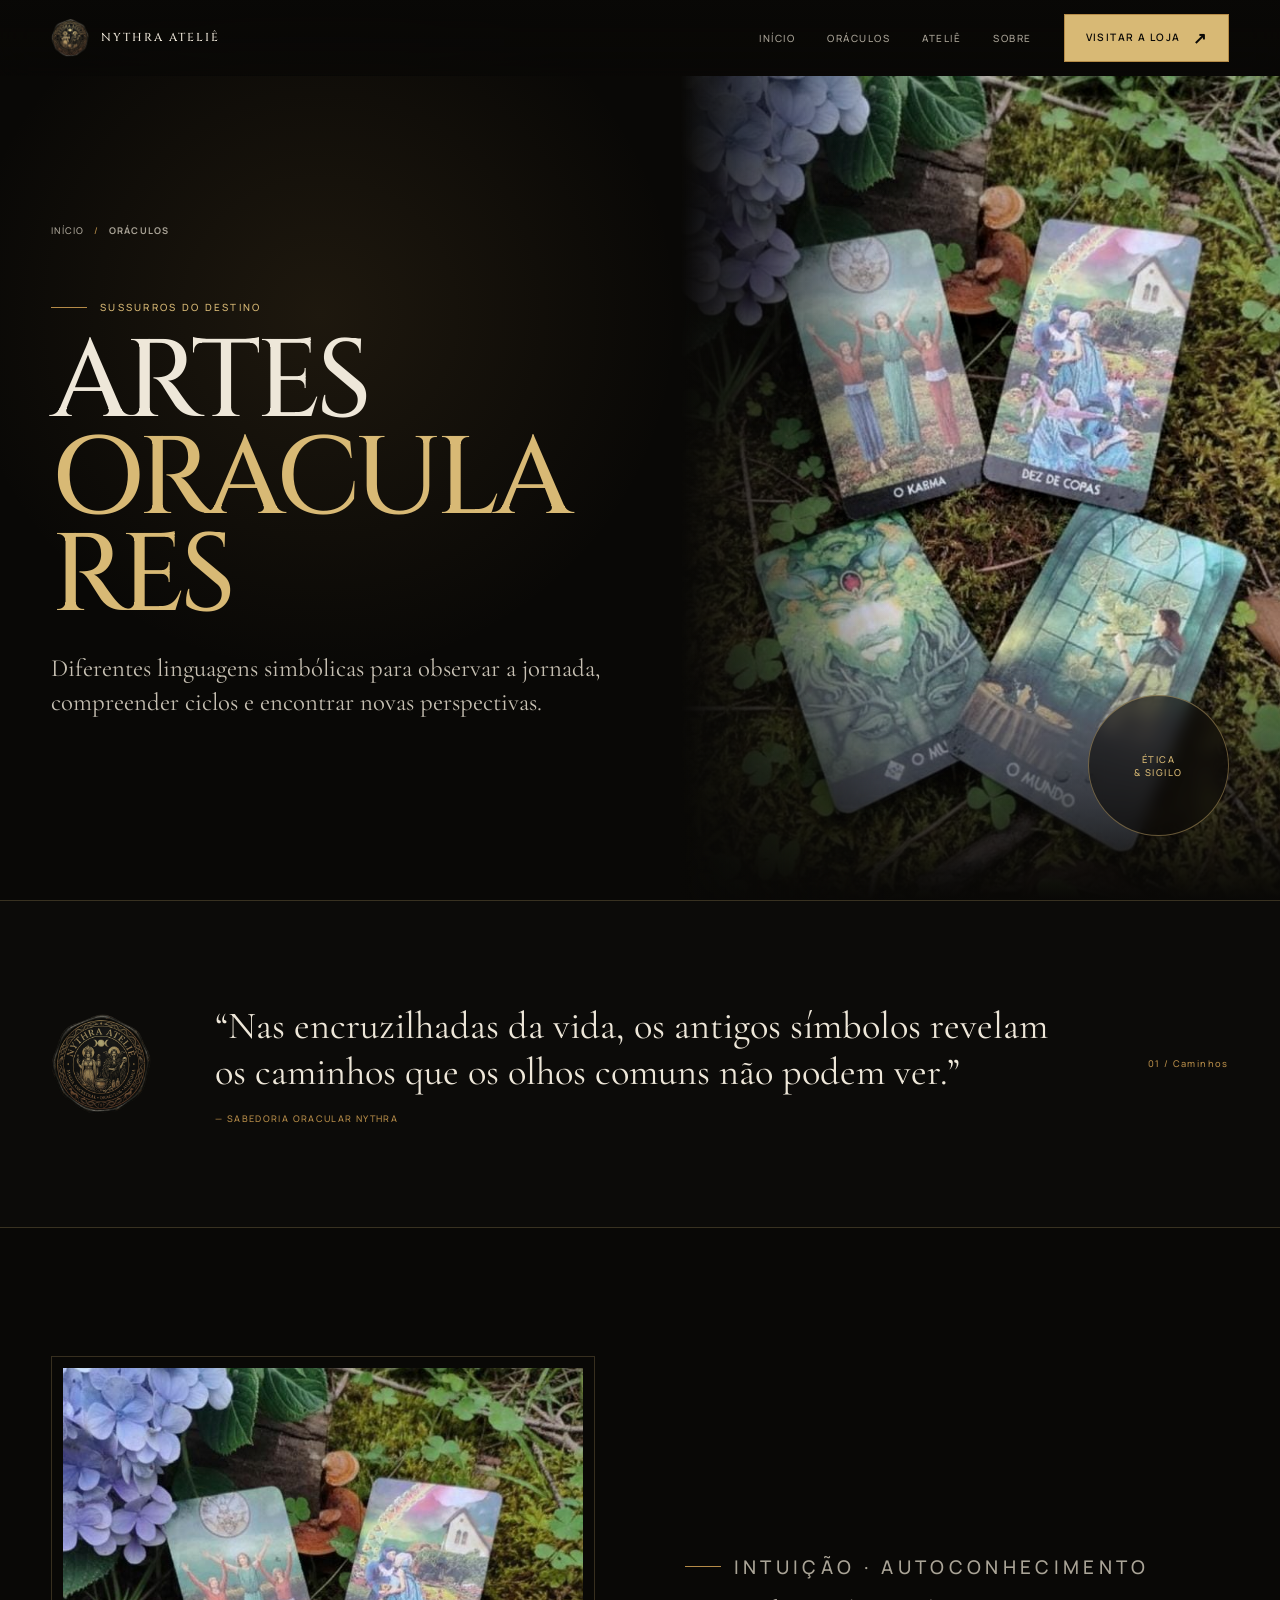
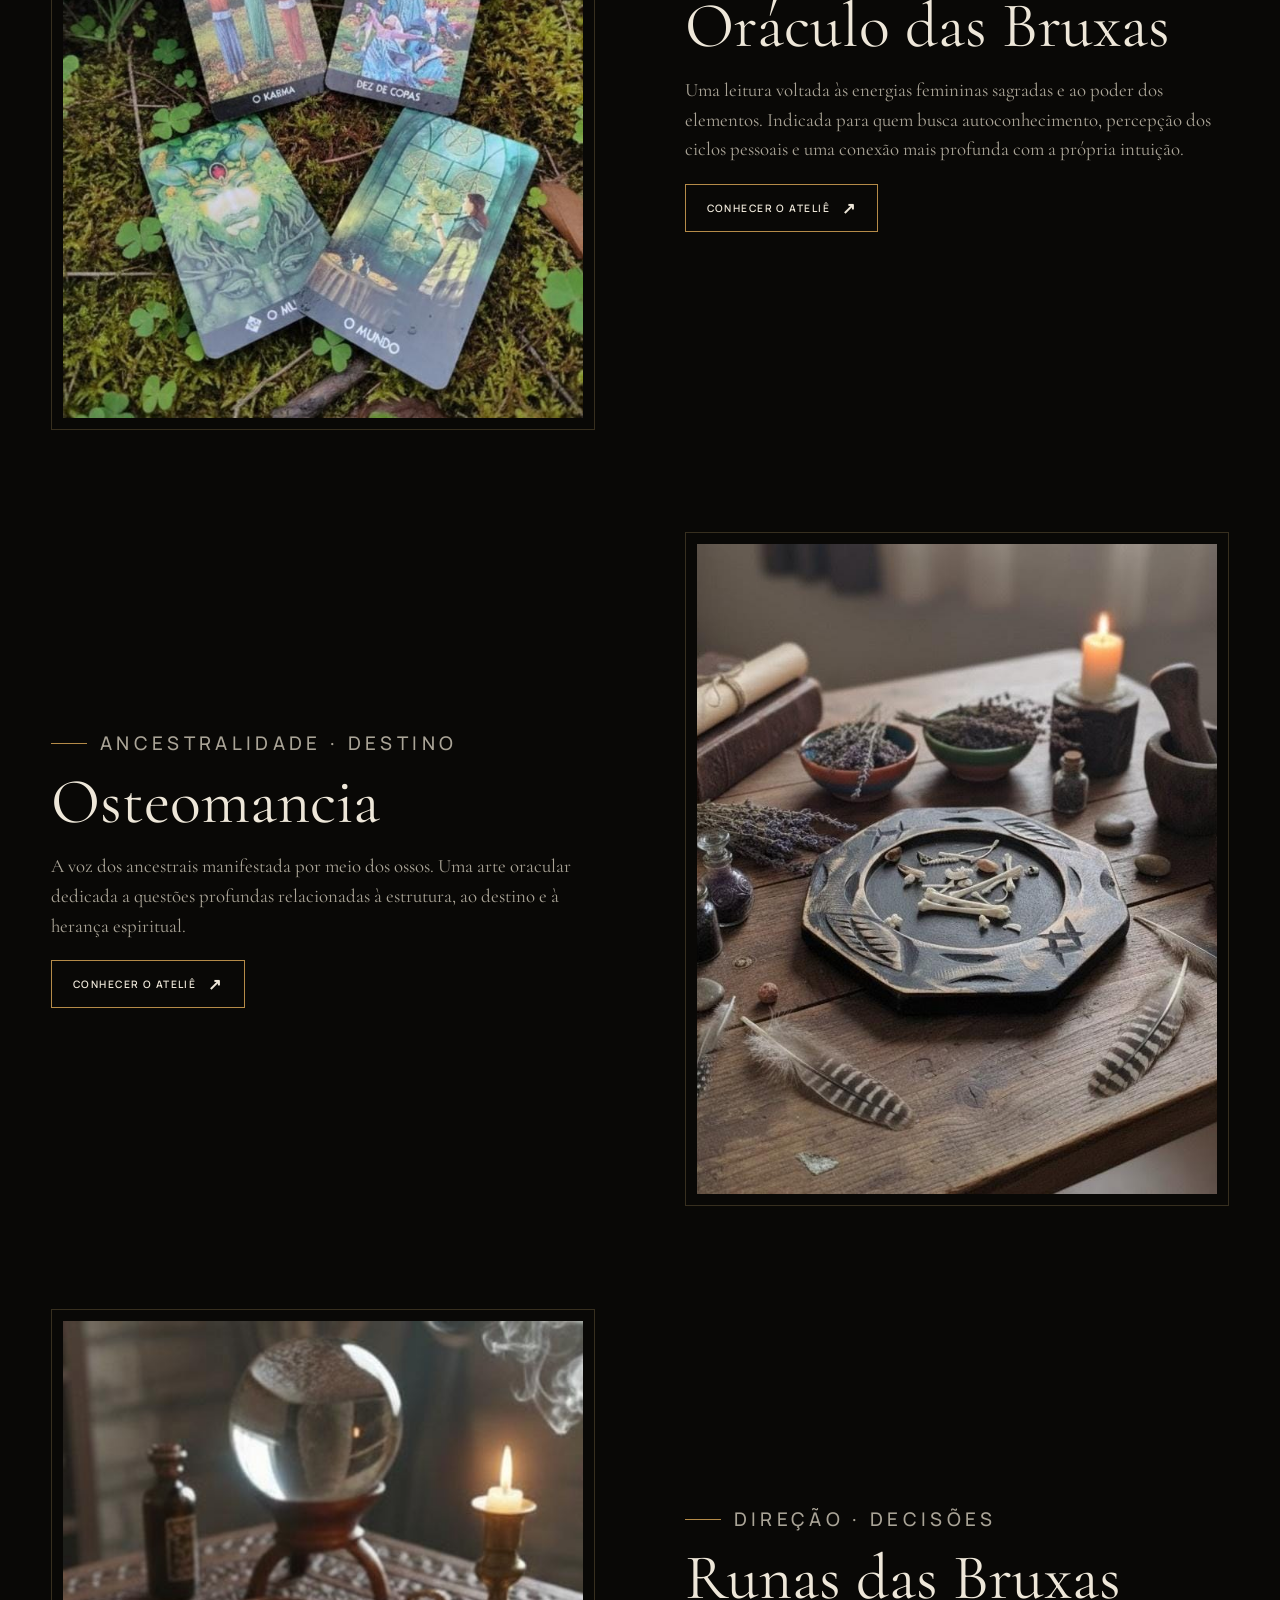
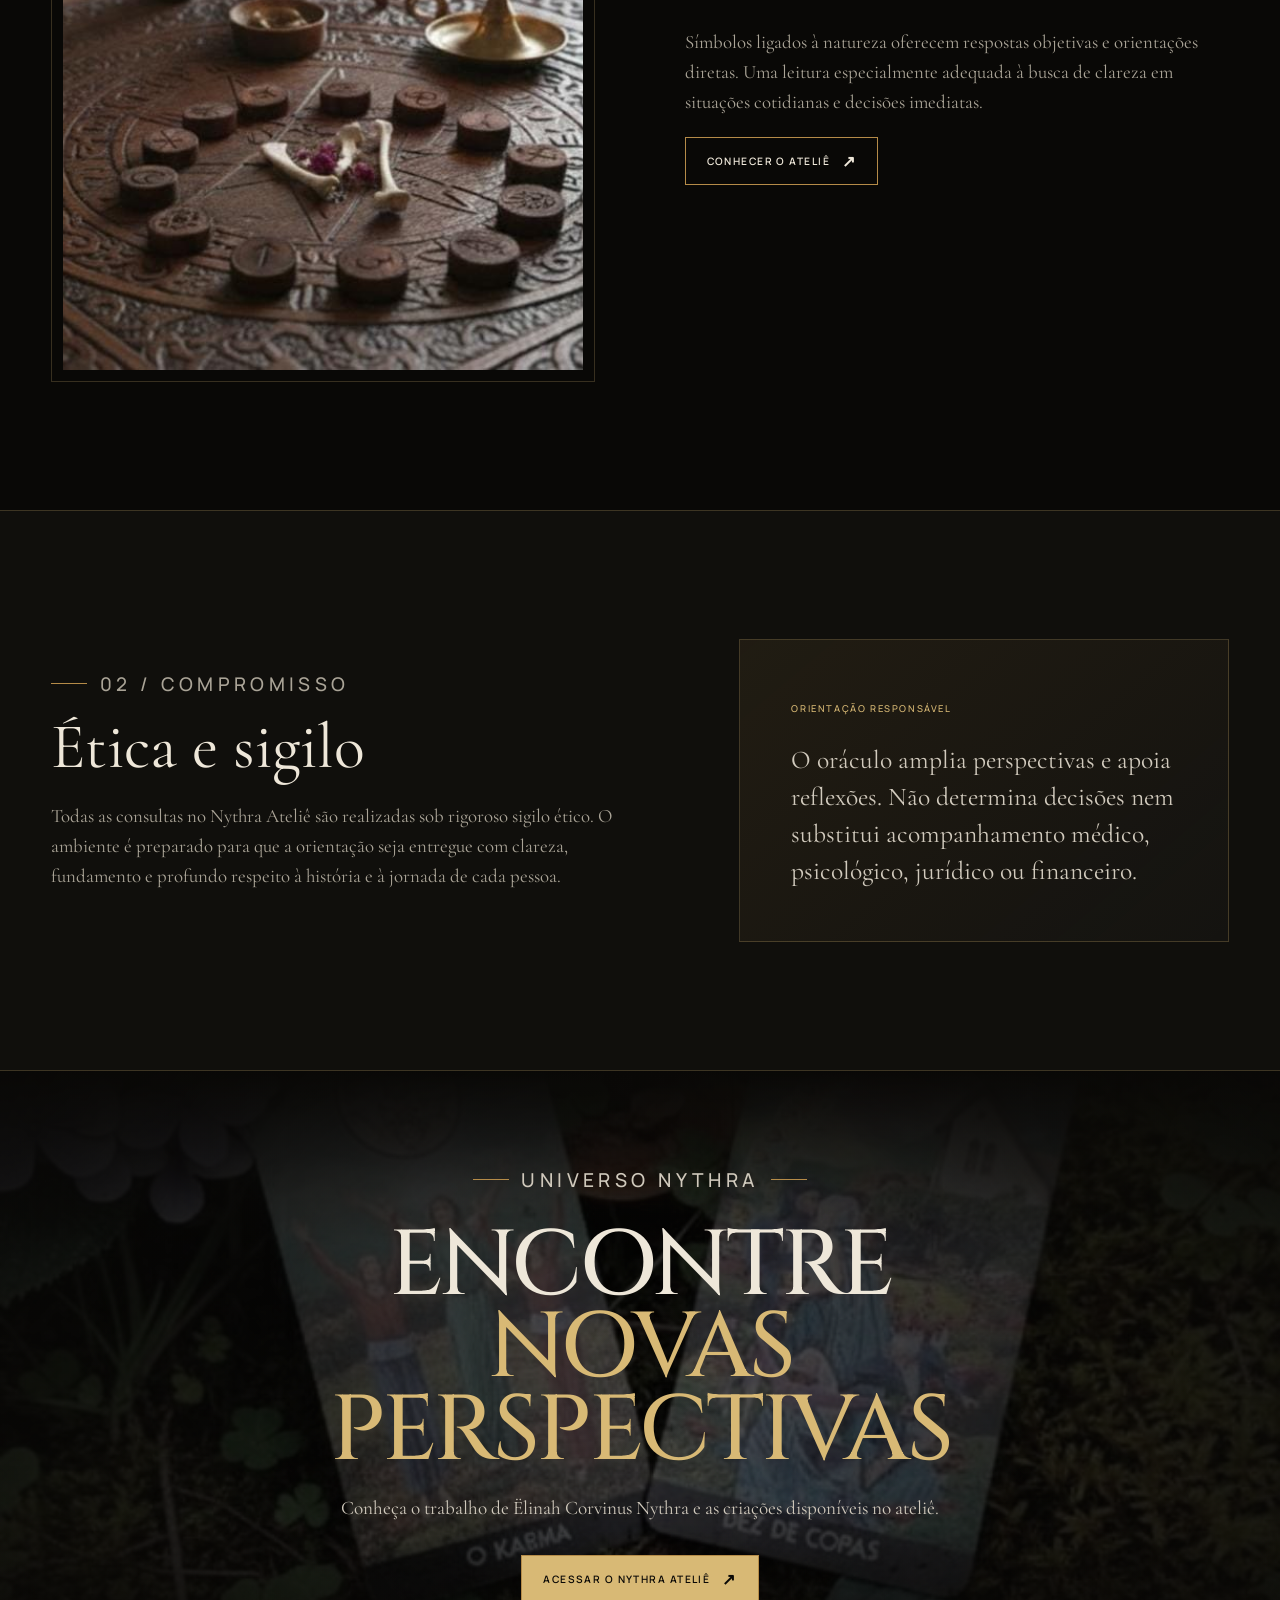
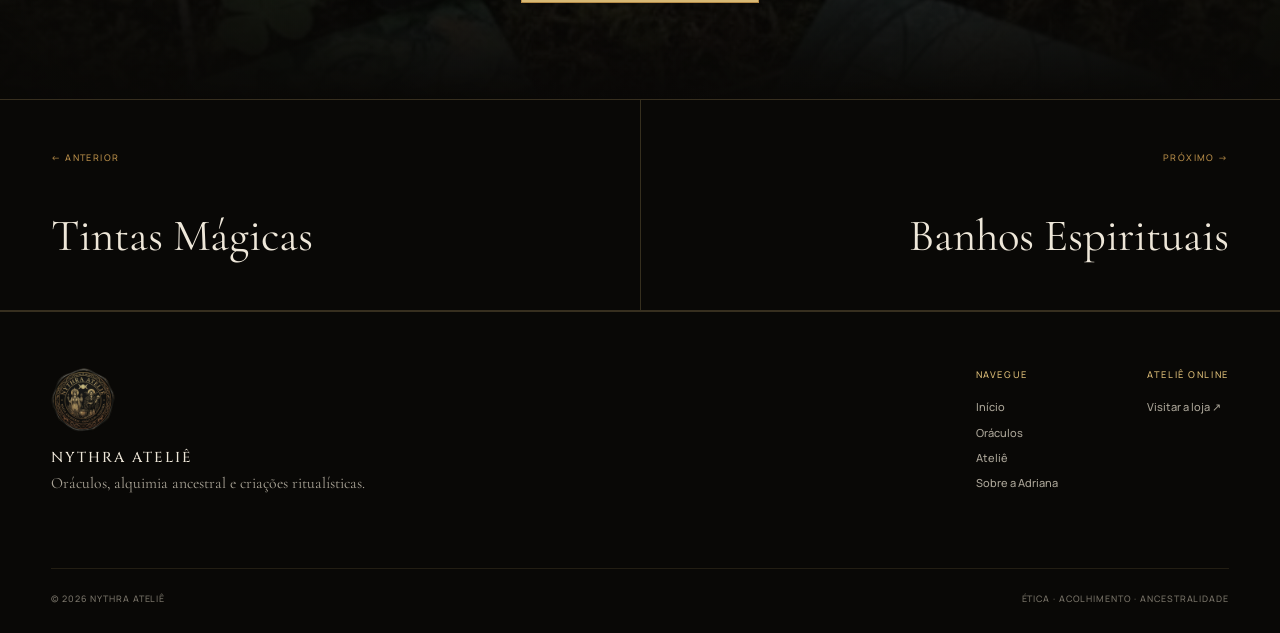
<file: oraculos.html>
<!doctype html><html lang="pt-BR"><head>
  <meta charset="utf-8"><meta name="viewport" content="width=device-width, initial-scale=1"><meta name="theme-color" content="#090806"><meta name="description" content="Artes Oraculares e orientação espiritual no Nythra Ateliê.">
  <title>Artes Oraculares — Nythra Ateliê</title><link rel="icon" href="assets/selo-nythra.png" type="image/png"><link rel="preconnect" href="https://fonts.googleapis.com"><link rel="preconnect" href="https://fonts.gstatic.com" crossorigin><link href="https://fonts.googleapis.com/css2?family=Cinzel:wght@500;600&family=Cormorant+Garamond:ital,wght@0,400;0,500;0,600;1,400&family=Manrope:wght@400;500;600&display=swap" rel="stylesheet"><script>document.documentElement.classList.add('js');</script><link rel="stylesheet" href="assets/product.css"></head><body>

  <a class="skip-link" href="#conteudo">Ir para o conteúdo</a>
  <header class="site-header" aria-label="Navegação principal">
    <a class="brand" href="index.html" aria-label="Nythra Ateliê — início"><img src="assets/selo-nythra.png" alt=""><span>Nythra Ateliê</span></a>
    <nav class="desktop-nav" aria-label="Menu principal">
      <a href="index.html">Início</a><a href="oraculos.html">Oráculos</a><a href="index.html#atelie">Ateliê</a><a href="index.html#sobre">Sobre</a>
      <a class="button filled" href="https://trioditis.shop/?shop=nythra-ateli" target="_blank" rel="noopener">Visitar a loja <span class="arrow" aria-hidden="true">↗</span></a>
    </nav>
    <button class="menu-toggle" type="button" aria-label="Abrir menu" aria-expanded="false" aria-controls="menu-mobile"><span></span></button>
  </header>
  <nav class="mobile-nav" id="menu-mobile" aria-label="Menu para celular">
    <a href="index.html">Início</a><a href="oraculos.html">Oráculos</a><a href="index.html#atelie">Ateliê</a><a href="index.html#sobre">Sobre</a>
    <a class="button filled" href="https://trioditis.shop/?shop=nythra-ateli" target="_blank" rel="noopener">Visitar a loja <span class="arrow" aria-hidden="true">↗</span></a>
  </nav><main id="conteudo">
  <section class="product-hero"><div class="product-hero-copy"><div class="breadcrumb"><a href="index.html">Início</a><span>/</span><b>Oráculos</b></div><p class="eyebrow">Sussurros do destino</p><h1>Artes<span>Oraculares</span></h1><p class="product-subtitle">Diferentes linguagens simbólicas para observar a jornada, compreender ciclos e encontrar novas perspectivas.</p></div><div class="product-hero-media" style="--image-position:50% 34%"><img src="assets/oraculo-bruxas.jpg" alt="Cartas do Oráculo das Bruxas"><span class="page-mark">Ética<br>& sigilo</span></div></section>
  <section class="quote-band reveal"><img src="assets/selo-nythra.png" alt="Selo Nythra"><blockquote>“Nas encruzilhadas da vida, os antigos símbolos revelam os caminhos que os olhos comuns não podem ver.”<cite>— Sabedoria oracular Nythra</cite></blockquote><span class="quote-index">01 / Caminhos</span></section>
  <section class="content-section"><div class="oracle-list"><article class="oracle-feature reveal"><div class="oracle-image" style="--item-position:50% 34%"><img src="assets/oraculo-bruxas.jpg" alt="Oráculo das Bruxas" loading="lazy"></div><div class="oracle-feature-copy"><p class="eyebrow">Intuição · Autoconhecimento</p><h2>Oráculo das Bruxas</h2><p>Uma leitura voltada às energias femininas sagradas e ao poder dos elementos. Indicada para quem busca autoconhecimento, percepção dos ciclos pessoais e uma conexão mais profunda com a própria intuição.</p><a class="button" href="https://trioditis.shop/?shop=nythra-ateli" target="_blank" rel="noopener">Conhecer o ateliê <span class="arrow" aria-hidden="true">↗</span></a></div></article>
<article class="oracle-feature reveal"><div class="oracle-image" style="--item-position:50% 42%"><img src="assets/osteomancia.jpg" alt="Osteomancia" loading="lazy"></div><div class="oracle-feature-copy"><p class="eyebrow">Ancestralidade · Destino</p><h2>Osteomancia</h2><p>A voz dos ancestrais manifestada por meio dos ossos. Uma arte oracular dedicada a questões profundas relacionadas à estrutura, ao destino e à herança espiritual.</p><a class="button" href="https://trioditis.shop/?shop=nythra-ateli" target="_blank" rel="noopener">Conhecer o ateliê <span class="arrow" aria-hidden="true">↗</span></a></div></article>
<article class="oracle-feature reveal"><div class="oracle-image" style="--item-position:50% 50%"><img src="assets/runas.jpg" alt="Runas das Bruxas" loading="lazy"></div><div class="oracle-feature-copy"><p class="eyebrow">Direção · Decisões</p><h2>Runas das Bruxas</h2><p>Símbolos ligados à natureza oferecem respostas objetivas e orientações diretas. Uma leitura especialmente adequada à busca de clareza em situações cotidianas e decisões imediatas.</p><a class="button" href="https://trioditis.shop/?shop=nythra-ateli" target="_blank" rel="noopener">Conhecer o ateliê <span class="arrow" aria-hidden="true">↗</span></a></div></article></div></section>
  <section class="content-section intentions"><div class="practice-grid"><div class="practice-copy reveal"><p class="eyebrow">02 / Compromisso</p><h2>Ética e sigilo</h2><p>Todas as consultas no Nythra Ateliê são realizadas sob rigoroso sigilo ético. O ambiente é preparado para que a orientação seja entregue com clareza, fundamento e profundo respeito à história e à jornada de cada pessoa.</p></div><aside class="practice-note reveal"><small>Orientação responsável</small><p>O oráculo amplia perspectivas e apoia reflexões. Não determina decisões nem substitui acompanhamento médico, psicológico, jurídico ou financeiro.</p></aside></div></section>
  <section class="shop-cta" style="--cta-position:50% 34%"><img src="assets/oraculo-bruxas.jpg" alt="" loading="lazy"><div class="shop-inner reveal"><p class="eyebrow">Universo Nythra</p><h2>Encontre<span>novas perspectivas</span></h2><p>Conheça o trabalho de Ëlinah Corvinus Nythra e as criações disponíveis no ateliê.</p><a class="button filled" href="https://trioditis.shop/?shop=nythra-ateli" target="_blank" rel="noopener">Acessar o Nythra Ateliê <span class="arrow" aria-hidden="true">↗</span></a></div></section>
  <nav class="page-nav" aria-label="Outras categorias"><a href="tintas.html"><small>← Anterior</small><strong>Tintas Mágicas</strong></a><a href="banhos.html"><small>Próximo →</small><strong>Banhos Espirituais</strong></a></nav>
  </main>
  <footer>
    <div class="footer-main">
      <div class="footer-brand"><img src="assets/selo-nythra.png" alt="Selo Nythra"><h2>Nythra Ateliê</h2><p>Oráculos, alquimia ancestral e criações ritualísticas.</p></div>
      <nav class="footer-links" aria-label="Atalhos"><strong>Navegue</strong><a href="index.html">Início</a><a href="oraculos.html">Oráculos</a><a href="index.html#atelie">Ateliê</a><a href="index.html#sobre">Sobre a Adriana</a></nav>
      <div class="footer-links"><strong>Ateliê online</strong><a href="https://trioditis.shop/?shop=nythra-ateli" target="_blank" rel="noopener">Visitar a loja ↗</a></div>
    </div>
    <div class="footer-bottom"><span>© <span id="year">2026</span> Nythra Ateliê</span><span>Ética · Acolhimento · Ancestralidade</span></div>
  </footer><script src="assets/product.js"></script></body></html>
</file>
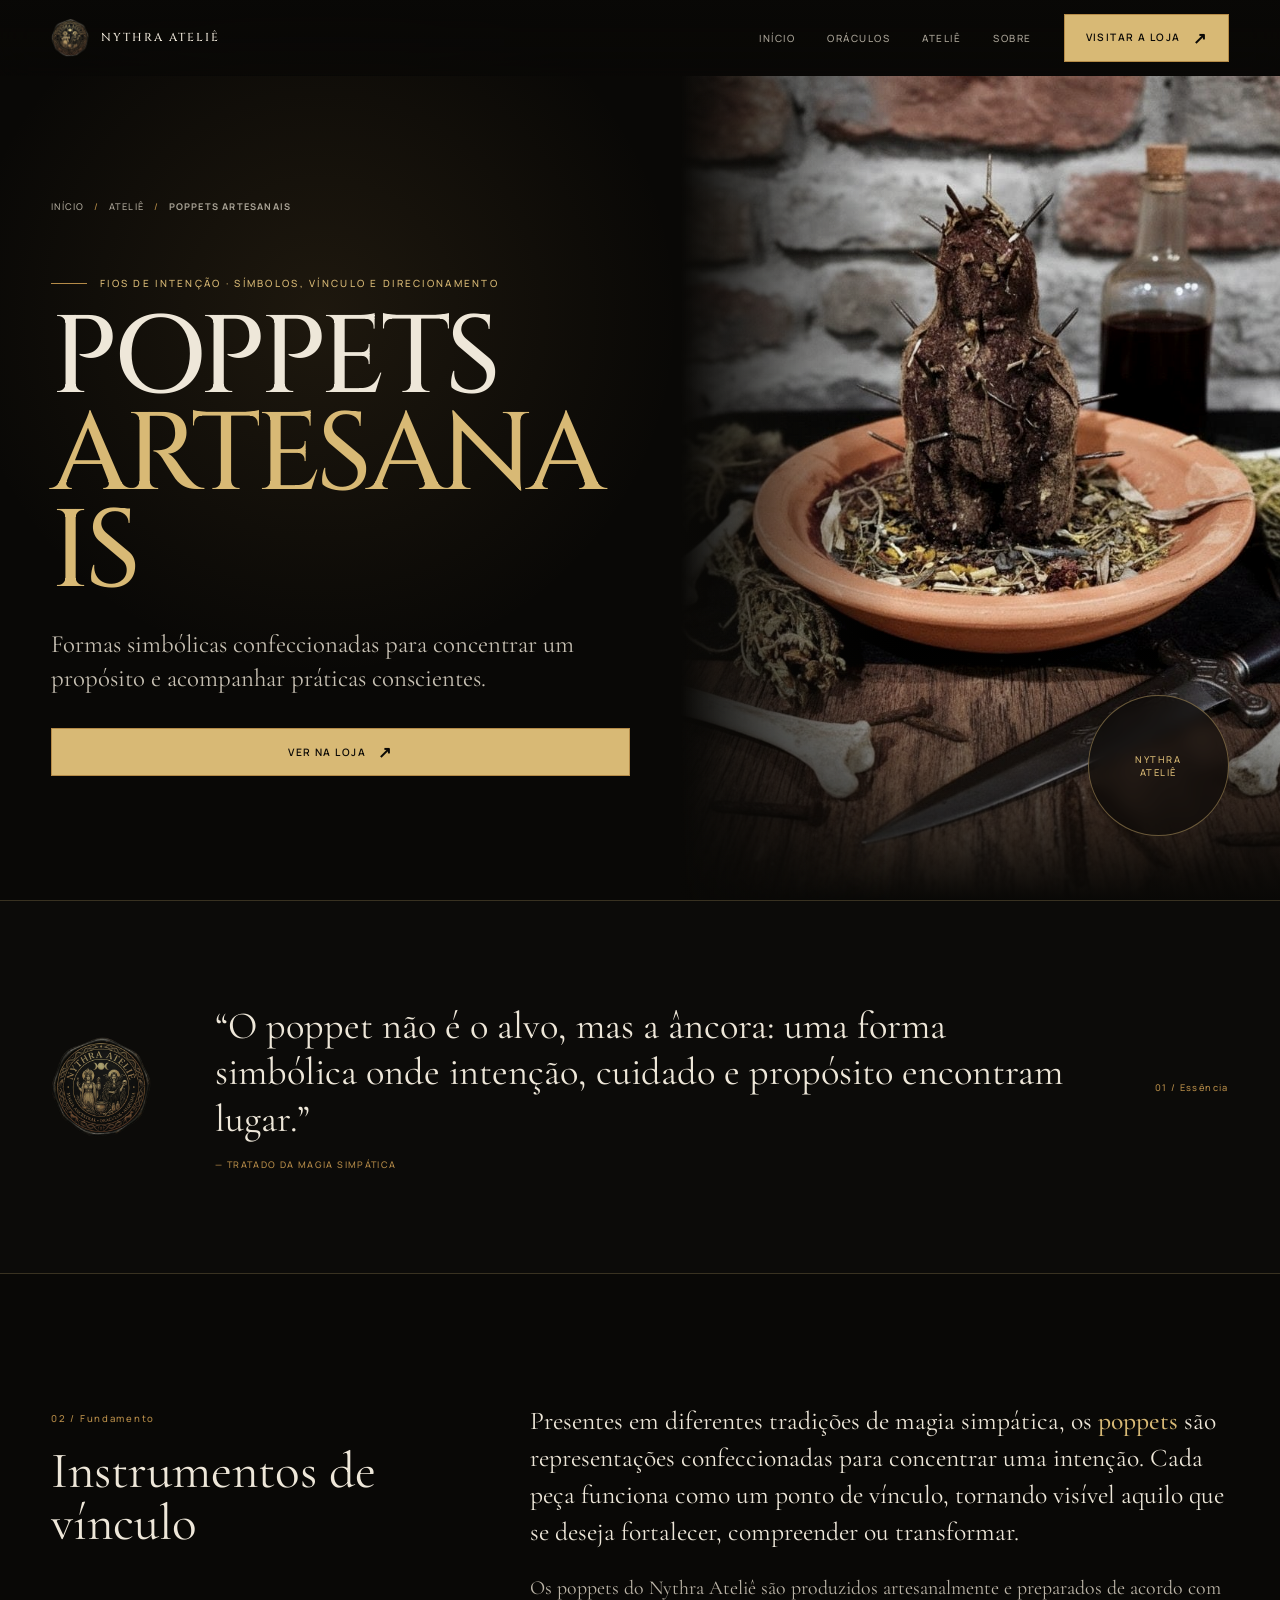
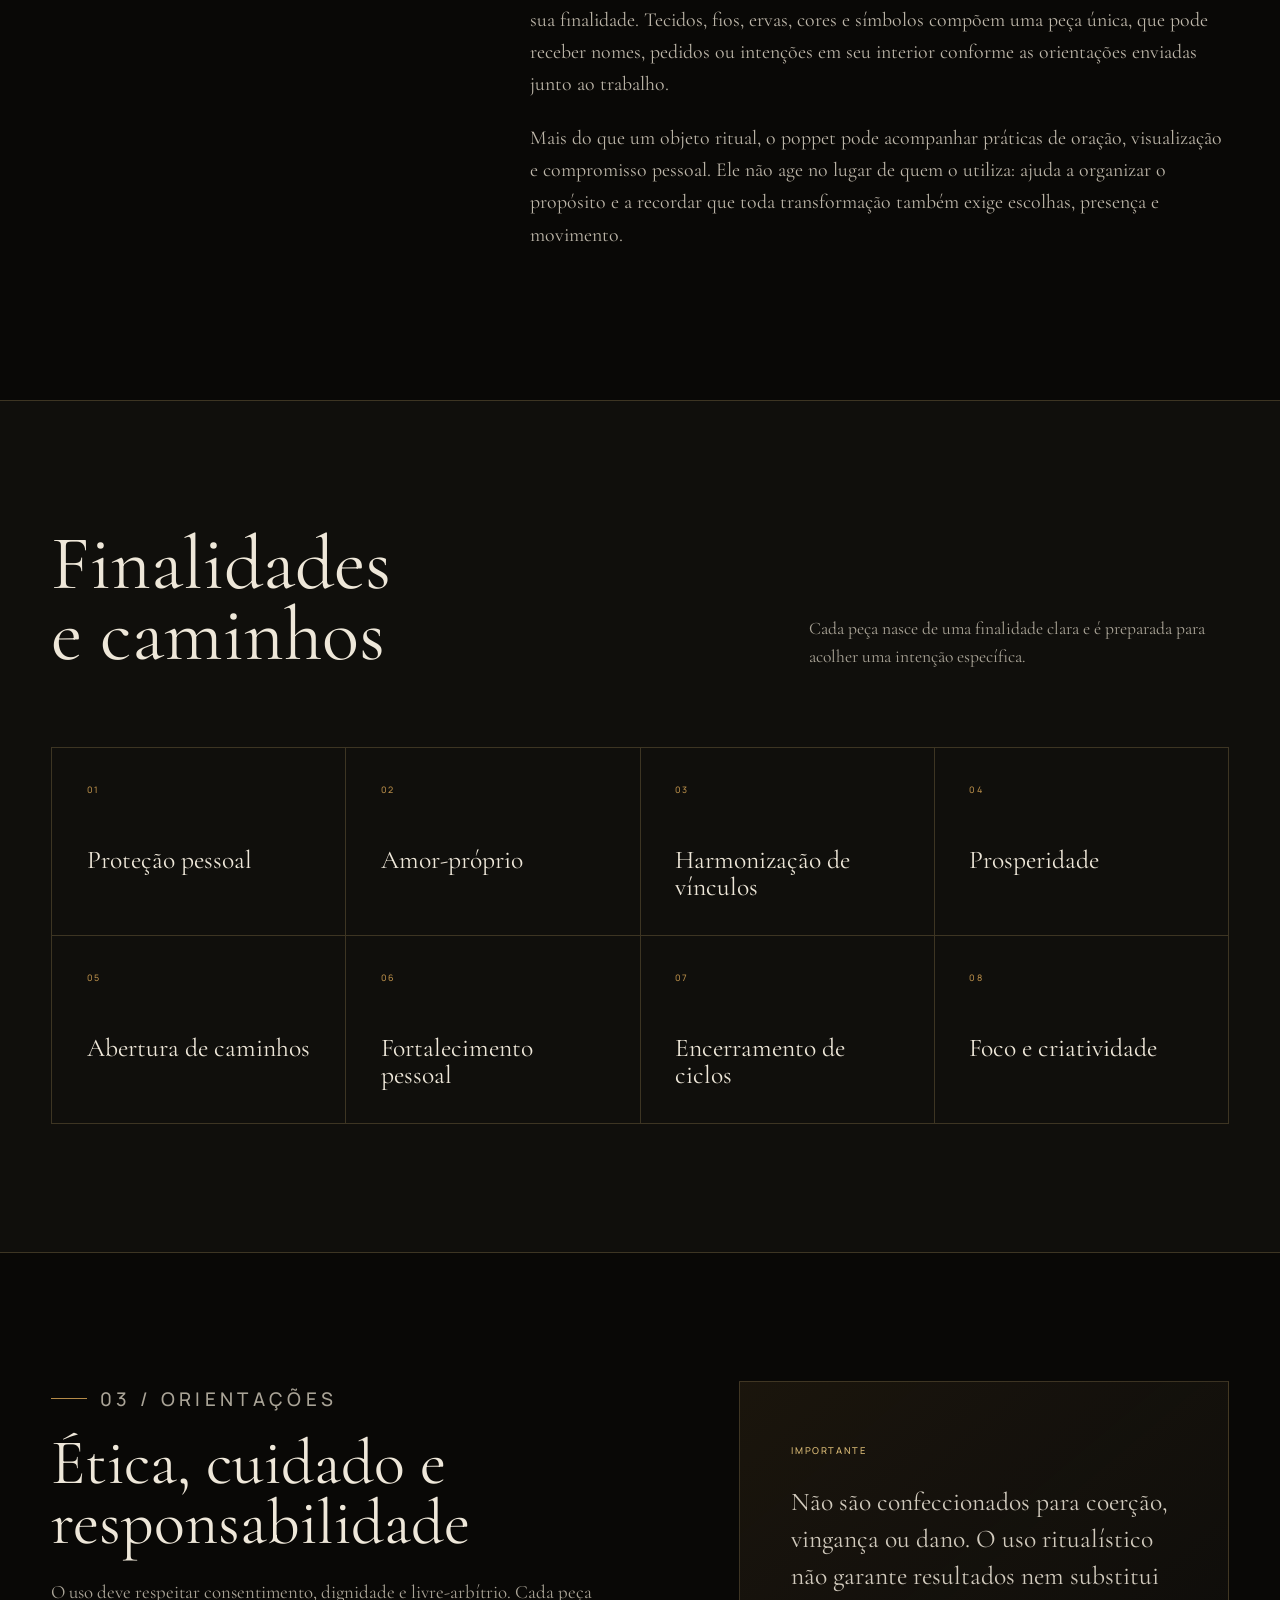
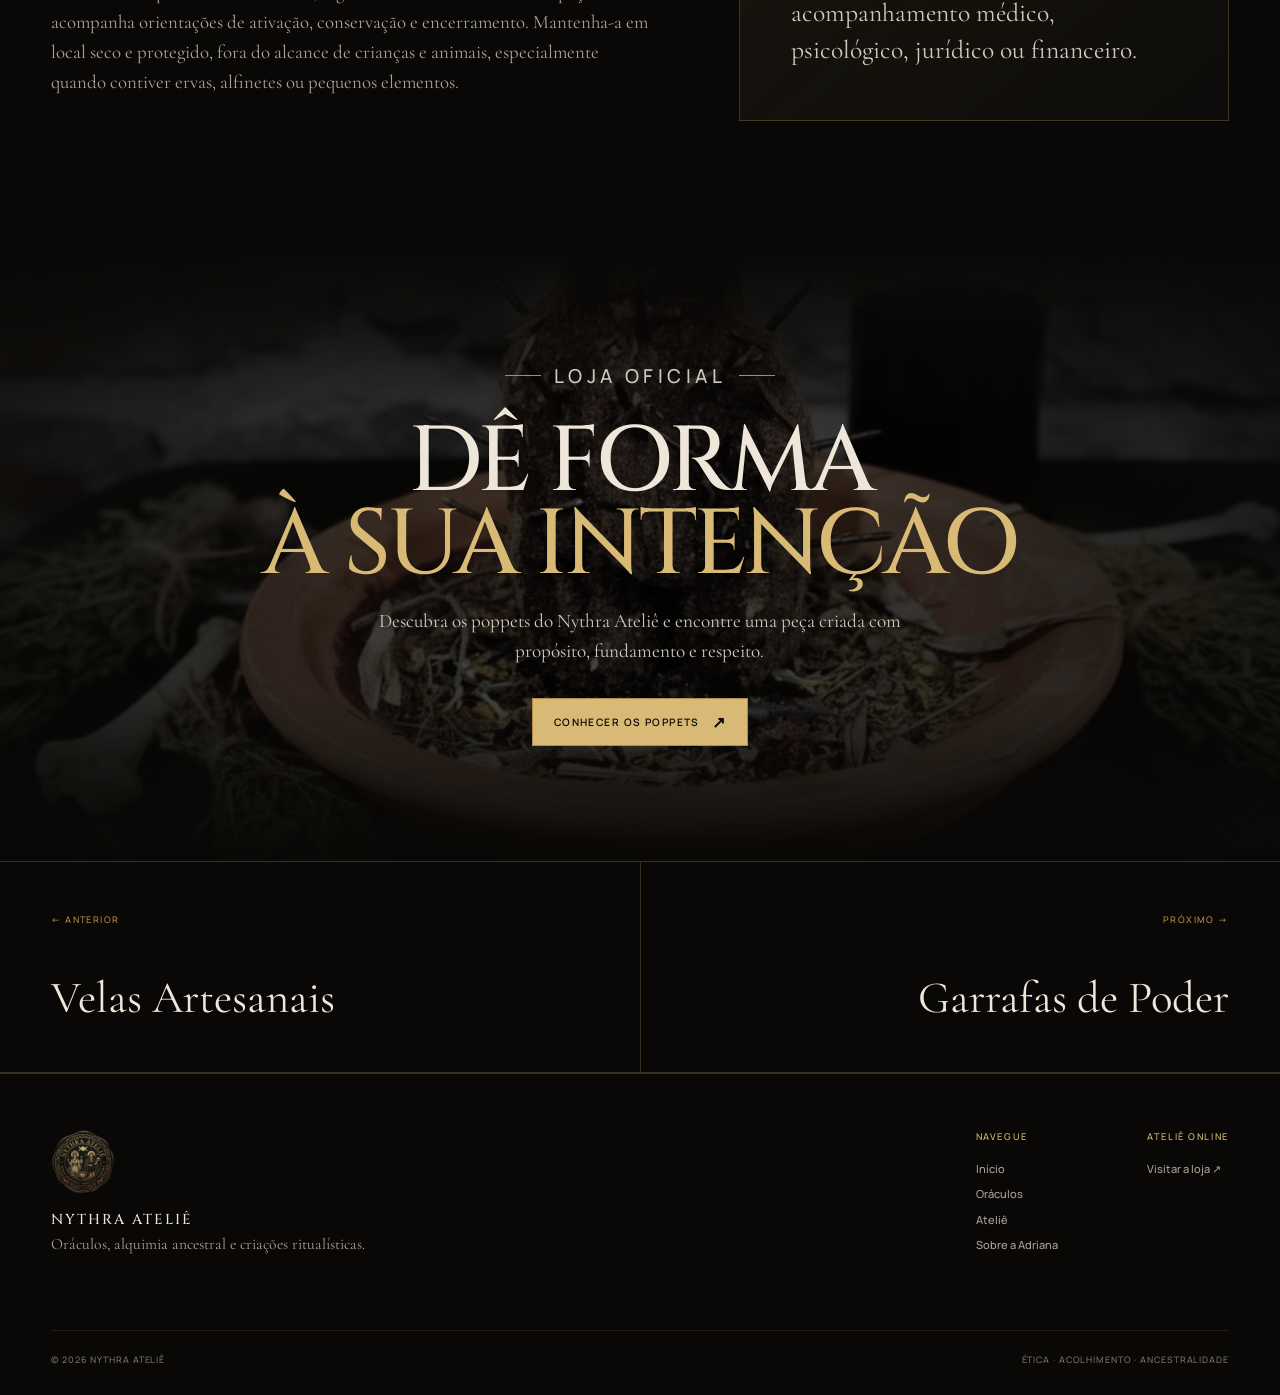
<file: poppets.html>
<!doctype html>
<html lang="pt-BR">
<head>
  <meta charset="utf-8"><meta name="viewport" content="width=device-width, initial-scale=1"><meta name="theme-color" content="#090806">
  <meta name="description" content="Poppets Artesanais — criação ritualística artesanal do Nythra Ateliê.">
  <title>Poppets Artesanais — Nythra Ateliê</title>
  <link rel="icon" href="assets/selo-nythra.png" type="image/png"><link rel="preconnect" href="https://fonts.googleapis.com"><link rel="preconnect" href="https://fonts.gstatic.com" crossorigin>
  <link href="https://fonts.googleapis.com/css2?family=Cinzel:wght@500;600&family=Cormorant+Garamond:ital,wght@0,400;0,500;0,600;1,400&family=Manrope:wght@400;500;600&display=swap" rel="stylesheet">
  <script>document.documentElement.classList.add('js');</script><link rel="stylesheet" href="assets/product.css">
</head>
<body>

  <a class="skip-link" href="#conteudo">Ir para o conteúdo</a>
  <header class="site-header" aria-label="Navegação principal">
    <a class="brand" href="index.html" aria-label="Nythra Ateliê — início"><img src="assets/selo-nythra.png" alt=""><span>Nythra Ateliê</span></a>
    <nav class="desktop-nav" aria-label="Menu principal">
      <a href="index.html">Início</a><a href="oraculos.html">Oráculos</a><a href="index.html#atelie">Ateliê</a><a href="index.html#sobre">Sobre</a>
      <a class="button filled" href="https://trioditis.shop/?shop=nythra-ateli" target="_blank" rel="noopener">Visitar a loja <span class="arrow" aria-hidden="true">↗</span></a>
    </nav>
    <button class="menu-toggle" type="button" aria-label="Abrir menu" aria-expanded="false" aria-controls="menu-mobile"><span></span></button>
  </header>
  <nav class="mobile-nav" id="menu-mobile" aria-label="Menu para celular">
    <a href="index.html">Início</a><a href="oraculos.html">Oráculos</a><a href="index.html#atelie">Ateliê</a><a href="index.html#sobre">Sobre</a>
    <a class="button filled" href="https://trioditis.shop/?shop=nythra-ateli" target="_blank" rel="noopener">Visitar a loja <span class="arrow" aria-hidden="true">↗</span></a>
  </nav>
  <main id="conteudo">
    <section class="product-hero">
      <div class="product-hero-copy"><div class="breadcrumb"><a href="index.html">Início</a><span>/</span><a href="index.html#atelie">Ateliê</a><span>/</span><b>Poppets Artesanais</b></div>
        <p class="eyebrow">Fios de intenção · símbolos, vínculo e direcionamento</p><h1>Poppets<span>Artesanais</span></h1><p class="product-subtitle">Formas simbólicas confeccionadas para concentrar um propósito e acompanhar práticas conscientes.</p>
        <a class="button filled" href="https://trioditis.shop/?shop=nythra-ateli" target="_blank" rel="noopener">Ver na loja <span class="arrow" aria-hidden="true">↗</span></a>
      </div>
      <div class="product-hero-media" style="--image-position:50% 45%"><img src="assets/poppets-1.jpg" alt="Poppets Artesanais"><span class="page-mark">Nythra<br>Ateliê</span></div>
    </section>
    <section class="quote-band reveal" aria-label="Citação"><img src="assets/selo-nythra.png" alt="Selo Nythra"><blockquote>“O poppet não é o alvo, mas a âncora: uma forma simbólica onde intenção, cuidado e propósito encontram lugar.”<cite>— Tratado da magia simpática</cite></blockquote><span class="quote-index">01 / Essência</span></section>
    <section class="content-section"><div class="intro-grid"><header class="section-label reveal"><span>02 / Fundamento</span><h2>Instrumentos de vínculo</h2></header><div class="prose reveal"><p>Presentes em diferentes tradições de magia simpática, os <strong>poppets</strong> são representações confeccionadas para concentrar uma intenção. Cada peça funciona como um ponto de vínculo, tornando visível aquilo que se deseja fortalecer, compreender ou transformar.</p>
<p>Os poppets do Nythra Ateliê são produzidos artesanalmente e preparados de acordo com sua finalidade. Tecidos, fios, ervas, cores e símbolos compõem uma peça única, que pode receber nomes, pedidos ou intenções em seu interior conforme as orientações enviadas junto ao trabalho.</p>
<p>Mais do que um objeto ritual, o poppet pode acompanhar práticas de oração, visualização e compromisso pessoal. Ele não age no lugar de quem o utiliza: ajuda a organizar o propósito e a recordar que toda transformação também exige escolhas, presença e movimento.</p></div></div></section>
    <section class="content-section intentions"><header class="intentions-head reveal"><h2>Finalidades<br>e caminhos</h2><p>Cada peça nasce de uma finalidade clara e é preparada para acolher uma intenção específica.</p></header><div class="intention-grid reveal"><article class="intention"><span>01</span><h3>Proteção pessoal</h3></article>
<article class="intention"><span>02</span><h3>Amor-próprio</h3></article>
<article class="intention"><span>03</span><h3>Harmonização de vínculos</h3></article>
<article class="intention"><span>04</span><h3>Prosperidade</h3></article>
<article class="intention"><span>05</span><h3>Abertura de caminhos</h3></article>
<article class="intention"><span>06</span><h3>Fortalecimento pessoal</h3></article>
<article class="intention"><span>07</span><h3>Encerramento de ciclos</h3></article>
<article class="intention"><span>08</span><h3>Foco e criatividade</h3></article></div></section>
    <section class="content-section"><div class="practice-grid"><div class="practice-copy reveal"><p class="eyebrow">03 / Orientações</p><h2>Ética, cuidado e responsabilidade</h2><p>O uso deve respeitar consentimento, dignidade e livre-arbítrio. Cada peça acompanha orientações de ativação, conservação e encerramento. Mantenha-a em local seco e protegido, fora do alcance de crianças e animais, especialmente quando contiver ervas, alfinetes ou pequenos elementos.</p></div><aside class="practice-note reveal"><small>Importante</small><p>Não são confeccionados para coerção, vingança ou dano. O uso ritualístico não garante resultados nem substitui acompanhamento médico, psicológico, jurídico ou financeiro.</p></aside></div></section>
    <section class="shop-cta" style="--cta-position:50% 45%"><img src="assets/poppets-1.jpg" alt="" loading="lazy"><div class="shop-inner reveal"><p class="eyebrow">Loja oficial</p><h2>Dê forma<span>à sua intenção</span></h2><p>Descubra os poppets do Nythra Ateliê e encontre uma peça criada com propósito, fundamento e respeito.</p><a class="button filled" href="https://trioditis.shop/?shop=nythra-ateli" target="_blank" rel="noopener">Conhecer os poppets <span class="arrow" aria-hidden="true">↗</span></a></div></section>
    <nav class="page-nav" aria-label="Outras categorias"><a href="velas.html"><small>← Anterior</small><strong>Velas Artesanais</strong></a><a href="garrafas.html"><small>Próximo →</small><strong>Garrafas de Poder</strong></a></nav>
  </main>

  <footer>
    <div class="footer-main">
      <div class="footer-brand"><img src="assets/selo-nythra.png" alt="Selo Nythra"><h2>Nythra Ateliê</h2><p>Oráculos, alquimia ancestral e criações ritualísticas.</p></div>
      <nav class="footer-links" aria-label="Atalhos"><strong>Navegue</strong><a href="index.html">Início</a><a href="oraculos.html">Oráculos</a><a href="index.html#atelie">Ateliê</a><a href="index.html#sobre">Sobre a Adriana</a></nav>
      <div class="footer-links"><strong>Ateliê online</strong><a href="https://trioditis.shop/?shop=nythra-ateli" target="_blank" rel="noopener">Visitar a loja ↗</a></div>
    </div>
    <div class="footer-bottom"><span>© <span id="year">2026</span> Nythra Ateliê</span><span>Ética · Acolhimento · Ancestralidade</span></div>
  </footer>
  <script src="assets/product.js"></script>
</body></html>
</file>
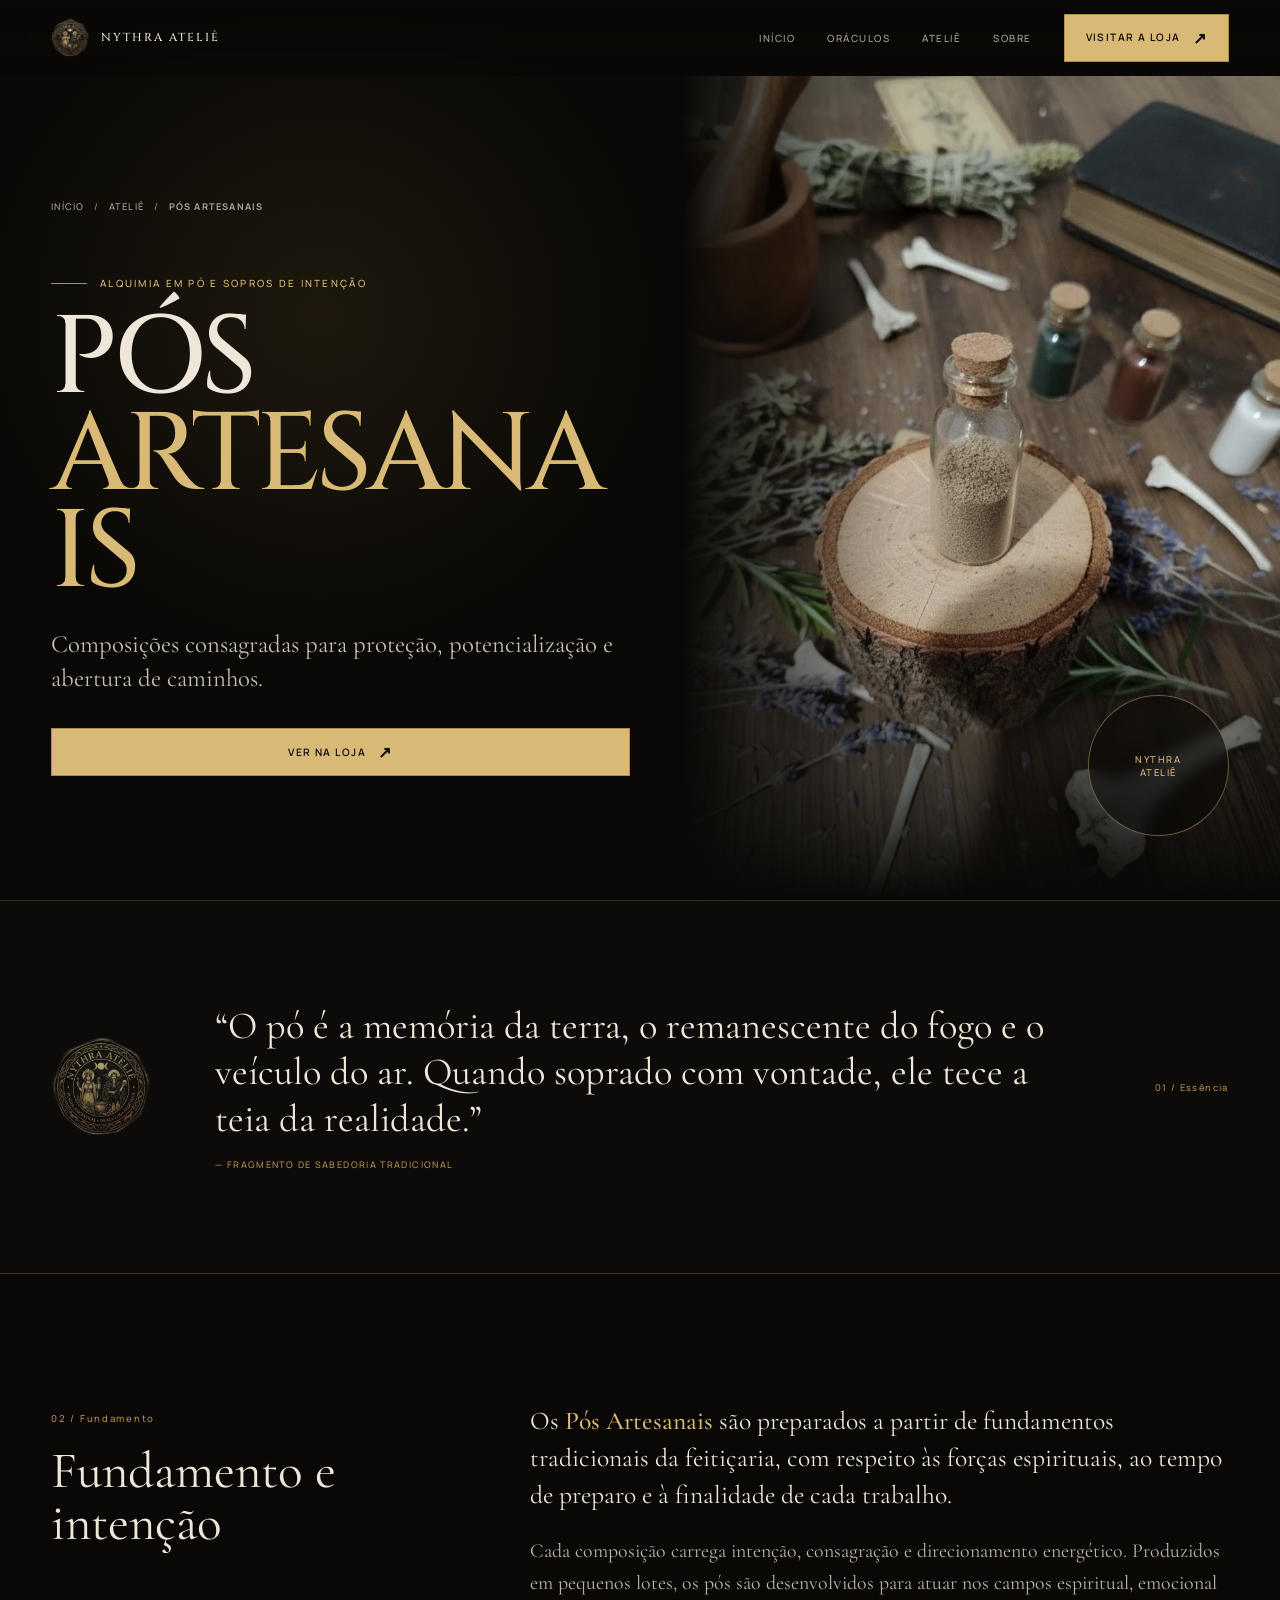
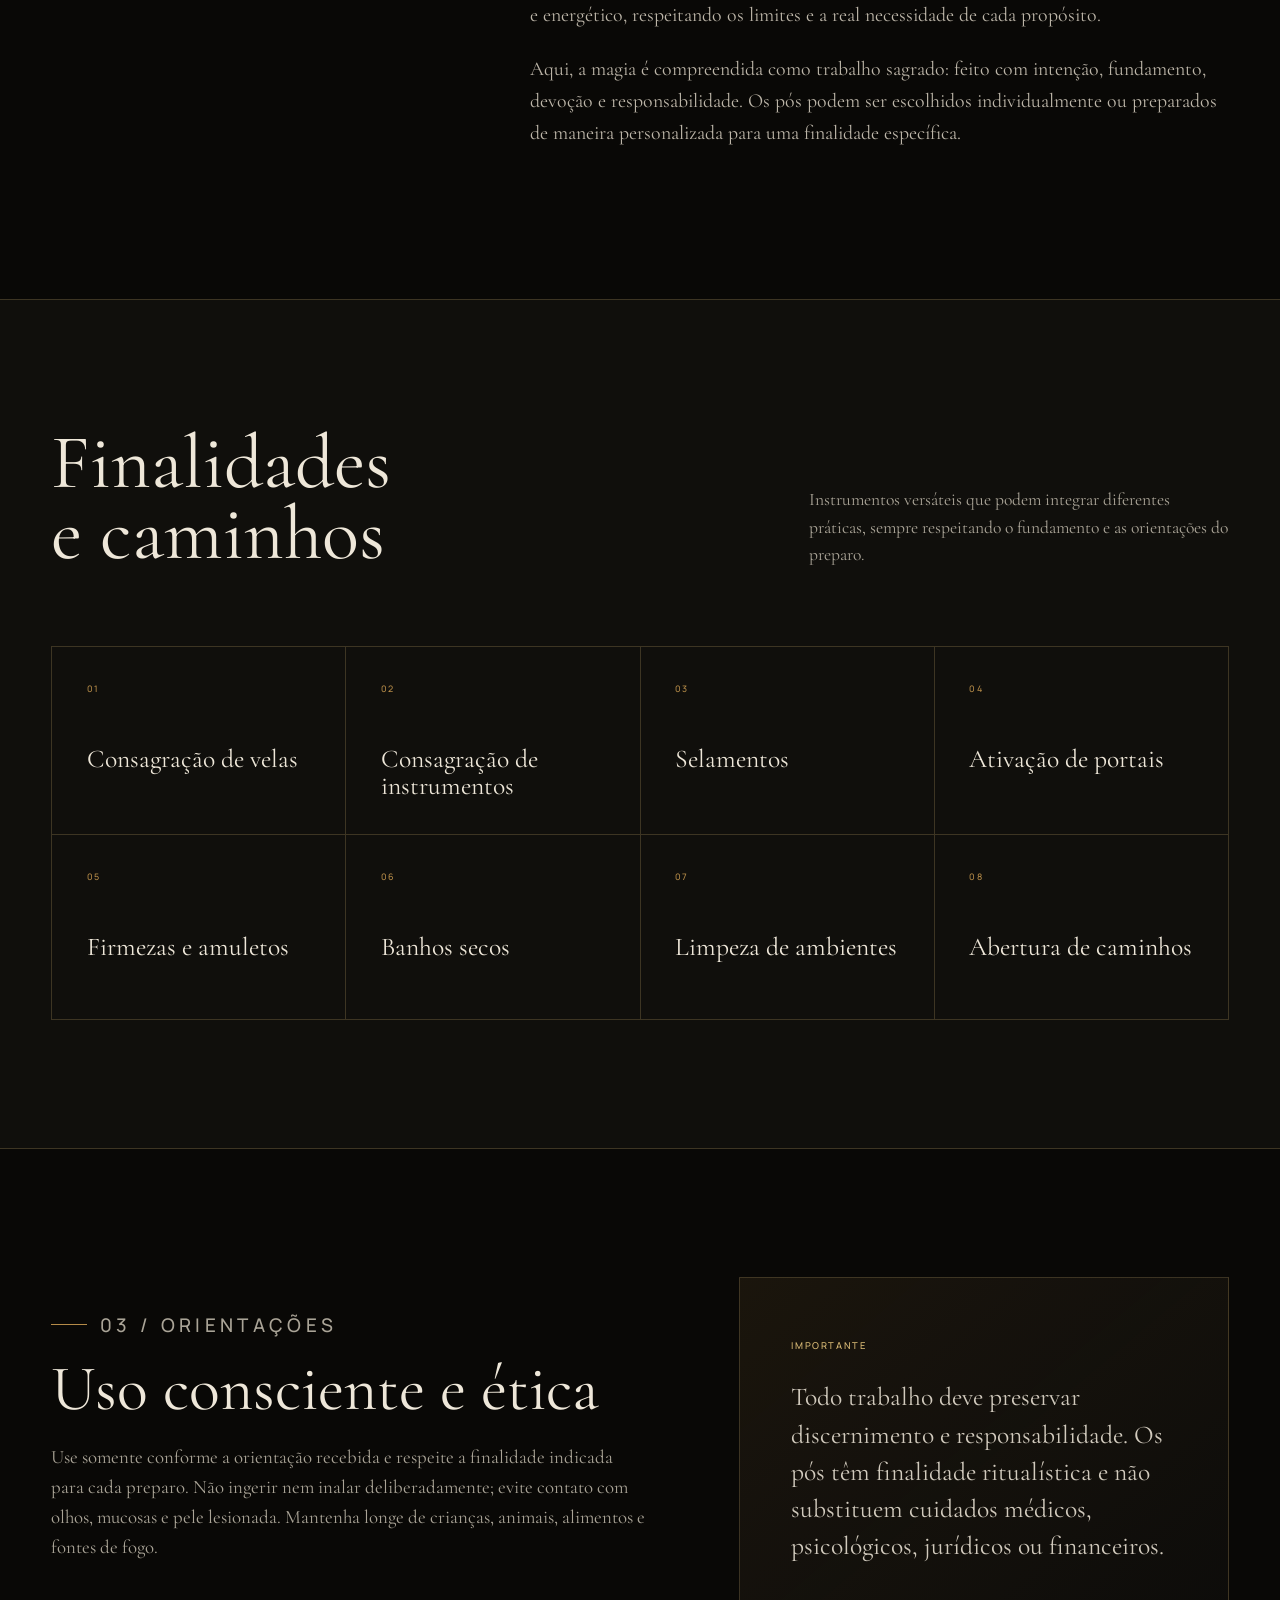
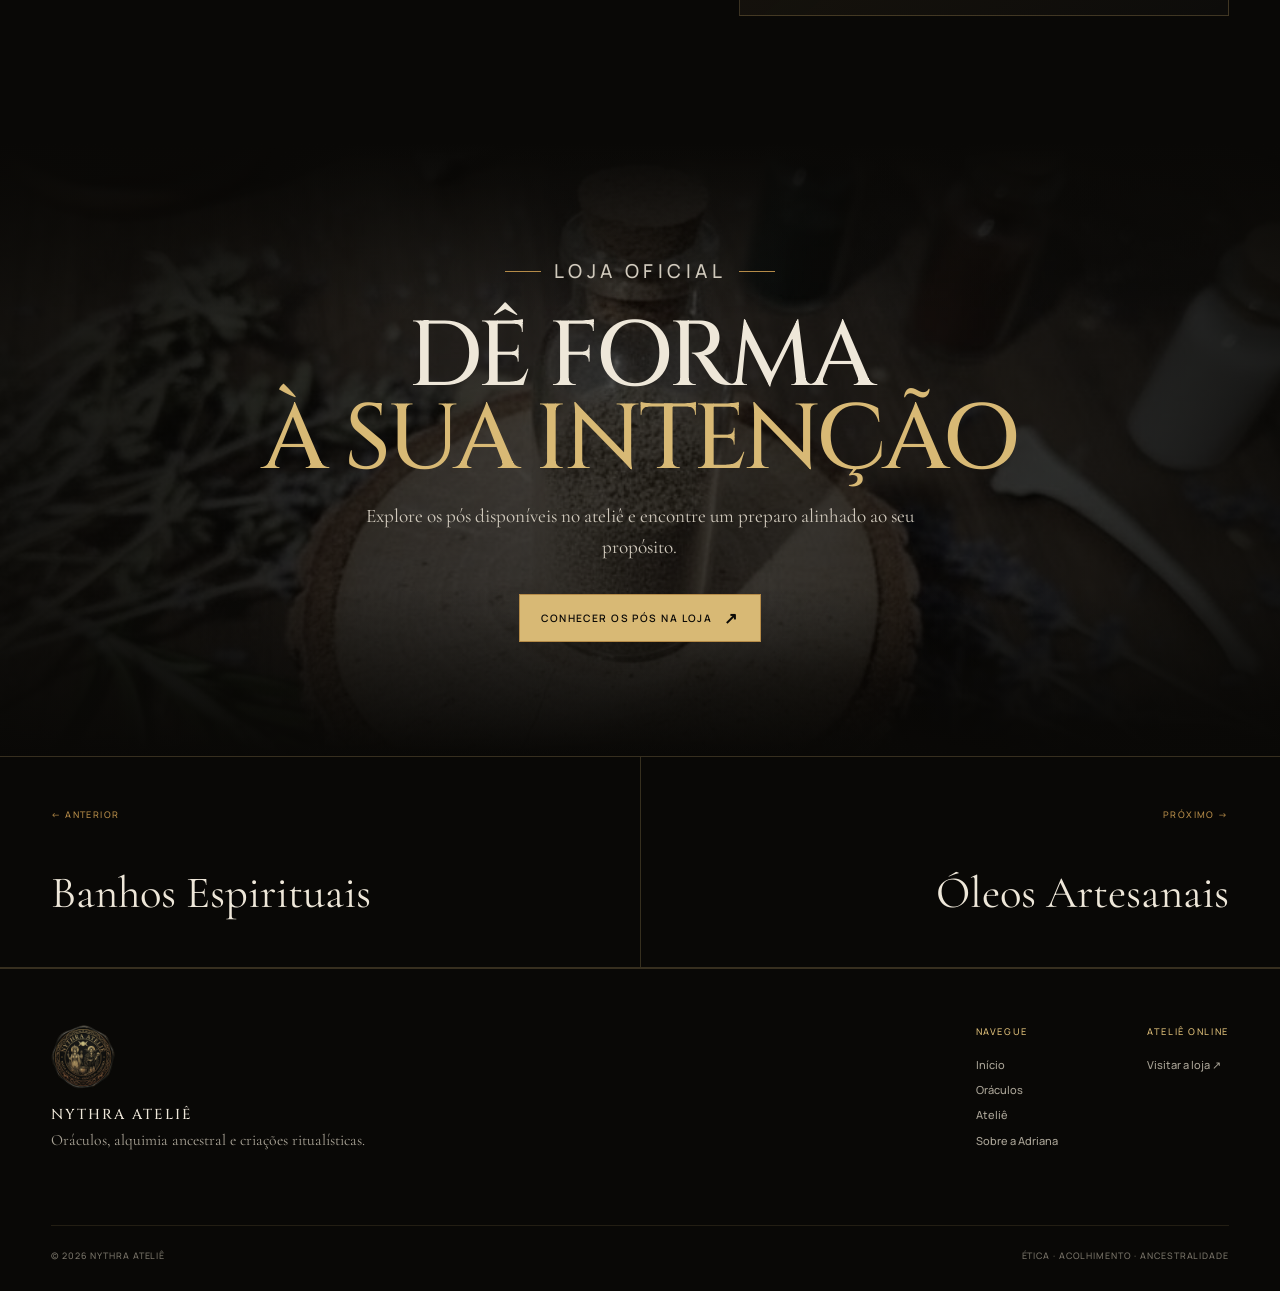
<file: pos.html>
<!doctype html>
<html lang="pt-BR">
<head>
  <meta charset="utf-8"><meta name="viewport" content="width=device-width, initial-scale=1"><meta name="theme-color" content="#090806">
  <meta name="description" content="Pós Artesanais — criação ritualística artesanal do Nythra Ateliê.">
  <title>Pós Artesanais — Nythra Ateliê</title>
  <link rel="icon" href="assets/selo-nythra.png" type="image/png"><link rel="preconnect" href="https://fonts.googleapis.com"><link rel="preconnect" href="https://fonts.gstatic.com" crossorigin>
  <link href="https://fonts.googleapis.com/css2?family=Cinzel:wght@500;600&family=Cormorant+Garamond:ital,wght@0,400;0,500;0,600;1,400&family=Manrope:wght@400;500;600&display=swap" rel="stylesheet">
  <script>document.documentElement.classList.add('js');</script><link rel="stylesheet" href="assets/product.css">
</head>
<body>

  <a class="skip-link" href="#conteudo">Ir para o conteúdo</a>
  <header class="site-header" aria-label="Navegação principal">
    <a class="brand" href="index.html" aria-label="Nythra Ateliê — início"><img src="assets/selo-nythra.png" alt=""><span>Nythra Ateliê</span></a>
    <nav class="desktop-nav" aria-label="Menu principal">
      <a href="index.html">Início</a><a href="oraculos.html">Oráculos</a><a href="index.html#atelie">Ateliê</a><a href="index.html#sobre">Sobre</a>
      <a class="button filled" href="https://trioditis.shop/?shop=nythra-ateli" target="_blank" rel="noopener">Visitar a loja <span class="arrow" aria-hidden="true">↗</span></a>
    </nav>
    <button class="menu-toggle" type="button" aria-label="Abrir menu" aria-expanded="false" aria-controls="menu-mobile"><span></span></button>
  </header>
  <nav class="mobile-nav" id="menu-mobile" aria-label="Menu para celular">
    <a href="index.html">Início</a><a href="oraculos.html">Oráculos</a><a href="index.html#atelie">Ateliê</a><a href="index.html#sobre">Sobre</a>
    <a class="button filled" href="https://trioditis.shop/?shop=nythra-ateli" target="_blank" rel="noopener">Visitar a loja <span class="arrow" aria-hidden="true">↗</span></a>
  </nav>
  <main id="conteudo">
    <section class="product-hero">
      <div class="product-hero-copy"><div class="breadcrumb"><a href="index.html">Início</a><span>/</span><a href="index.html#atelie">Ateliê</a><span>/</span><b>Pós Artesanais</b></div>
        <p class="eyebrow">Alquimia em pó e sopros de intenção</p><h1>Pós<span>Artesanais</span></h1><p class="product-subtitle">Composições consagradas para proteção, potencialização e abertura de caminhos.</p>
        <a class="button filled" href="https://trioditis.shop/?shop=nythra-ateli" target="_blank" rel="noopener">Ver na loja <span class="arrow" aria-hidden="true">↗</span></a>
      </div>
      <div class="product-hero-media" style="--image-position:50% 46%"><img src="assets/pos.jpg" alt="Pós Artesanais"><span class="page-mark">Nythra<br>Ateliê</span></div>
    </section>
    <section class="quote-band reveal" aria-label="Citação"><img src="assets/selo-nythra.png" alt="Selo Nythra"><blockquote>“O pó é a memória da terra, o remanescente do fogo e o veículo do ar. Quando soprado com vontade, ele tece a teia da realidade.”<cite>— Fragmento de sabedoria tradicional</cite></blockquote><span class="quote-index">01 / Essência</span></section>
    <section class="content-section"><div class="intro-grid"><header class="section-label reveal"><span>02 / Fundamento</span><h2>Fundamento e intenção</h2></header><div class="prose reveal"><p>Os <strong>Pós Artesanais</strong> são preparados a partir de fundamentos tradicionais da feitiçaria, com respeito às forças espirituais, ao tempo de preparo e à finalidade de cada trabalho.</p>
<p>Cada composição carrega intenção, consagração e direcionamento energético. Produzidos em pequenos lotes, os pós são desenvolvidos para atuar nos campos espiritual, emocional e energético, respeitando os limites e a real necessidade de cada propósito.</p>
<p>Aqui, a magia é compreendida como trabalho sagrado: feito com intenção, fundamento, devoção e responsabilidade. Os pós podem ser escolhidos individualmente ou preparados de maneira personalizada para uma finalidade específica.</p></div></div></section>
    <section class="content-section intentions"><header class="intentions-head reveal"><h2>Finalidades<br>e caminhos</h2><p>Instrumentos versáteis que podem integrar diferentes práticas, sempre respeitando o fundamento e as orientações do preparo.</p></header><div class="intention-grid reveal"><article class="intention"><span>01</span><h3>Consagração de velas</h3></article>
<article class="intention"><span>02</span><h3>Consagração de instrumentos</h3></article>
<article class="intention"><span>03</span><h3>Selamentos</h3></article>
<article class="intention"><span>04</span><h3>Ativação de portais</h3></article>
<article class="intention"><span>05</span><h3>Firmezas e amuletos</h3></article>
<article class="intention"><span>06</span><h3>Banhos secos</h3></article>
<article class="intention"><span>07</span><h3>Limpeza de ambientes</h3></article>
<article class="intention"><span>08</span><h3>Abertura de caminhos</h3></article></div></section>
    <section class="content-section"><div class="practice-grid"><div class="practice-copy reveal"><p class="eyebrow">03 / Orientações</p><h2>Uso consciente e ética</h2><p>Use somente conforme a orientação recebida e respeite a finalidade indicada para cada preparo. Não ingerir nem inalar deliberadamente; evite contato com olhos, mucosas e pele lesionada. Mantenha longe de crianças, animais, alimentos e fontes de fogo.</p></div><aside class="practice-note reveal"><small>Importante</small><p>Todo trabalho deve preservar discernimento e responsabilidade. Os pós têm finalidade ritualística e não substituem cuidados médicos, psicológicos, jurídicos ou financeiros.</p></aside></div></section>
    <section class="shop-cta" style="--cta-position:50% 46%"><img src="assets/pos.jpg" alt="" loading="lazy"><div class="shop-inner reveal"><p class="eyebrow">Loja oficial</p><h2>Dê forma<span>à sua intenção</span></h2><p>Explore os pós disponíveis no ateliê e encontre um preparo alinhado ao seu propósito.</p><a class="button filled" href="https://trioditis.shop/?shop=nythra-ateli" target="_blank" rel="noopener">Conhecer os pós na loja <span class="arrow" aria-hidden="true">↗</span></a></div></section>
    <nav class="page-nav" aria-label="Outras categorias"><a href="banhos.html"><small>← Anterior</small><strong>Banhos Espirituais</strong></a><a href="oleos.html"><small>Próximo →</small><strong>Óleos Artesanais</strong></a></nav>
  </main>

  <footer>
    <div class="footer-main">
      <div class="footer-brand"><img src="assets/selo-nythra.png" alt="Selo Nythra"><h2>Nythra Ateliê</h2><p>Oráculos, alquimia ancestral e criações ritualísticas.</p></div>
      <nav class="footer-links" aria-label="Atalhos"><strong>Navegue</strong><a href="index.html">Início</a><a href="oraculos.html">Oráculos</a><a href="index.html#atelie">Ateliê</a><a href="index.html#sobre">Sobre a Adriana</a></nav>
      <div class="footer-links"><strong>Ateliê online</strong><a href="https://trioditis.shop/?shop=nythra-ateli" target="_blank" rel="noopener">Visitar a loja ↗</a></div>
    </div>
    <div class="footer-bottom"><span>© <span id="year">2026</span> Nythra Ateliê</span><span>Ética · Acolhimento · Ancestralidade</span></div>
  </footer>
  <script src="assets/product.js"></script>
</body></html>
</file>
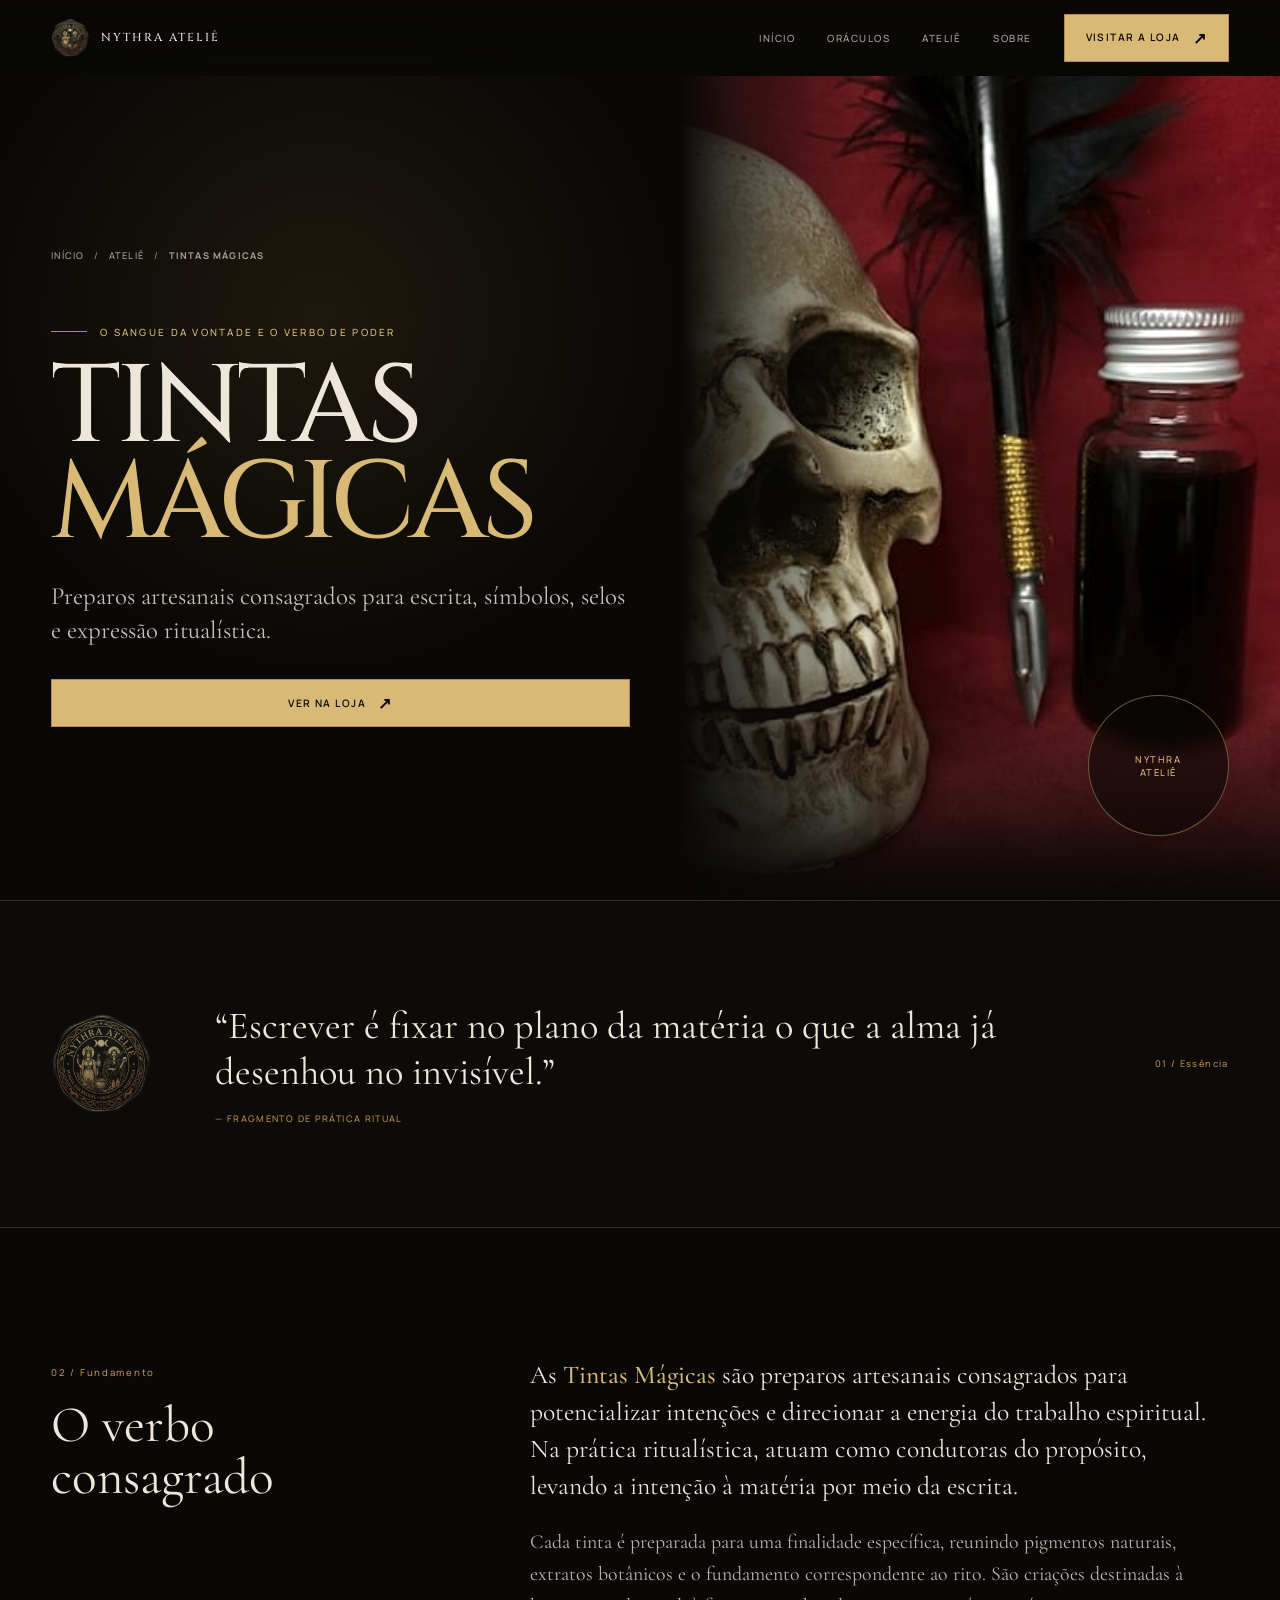
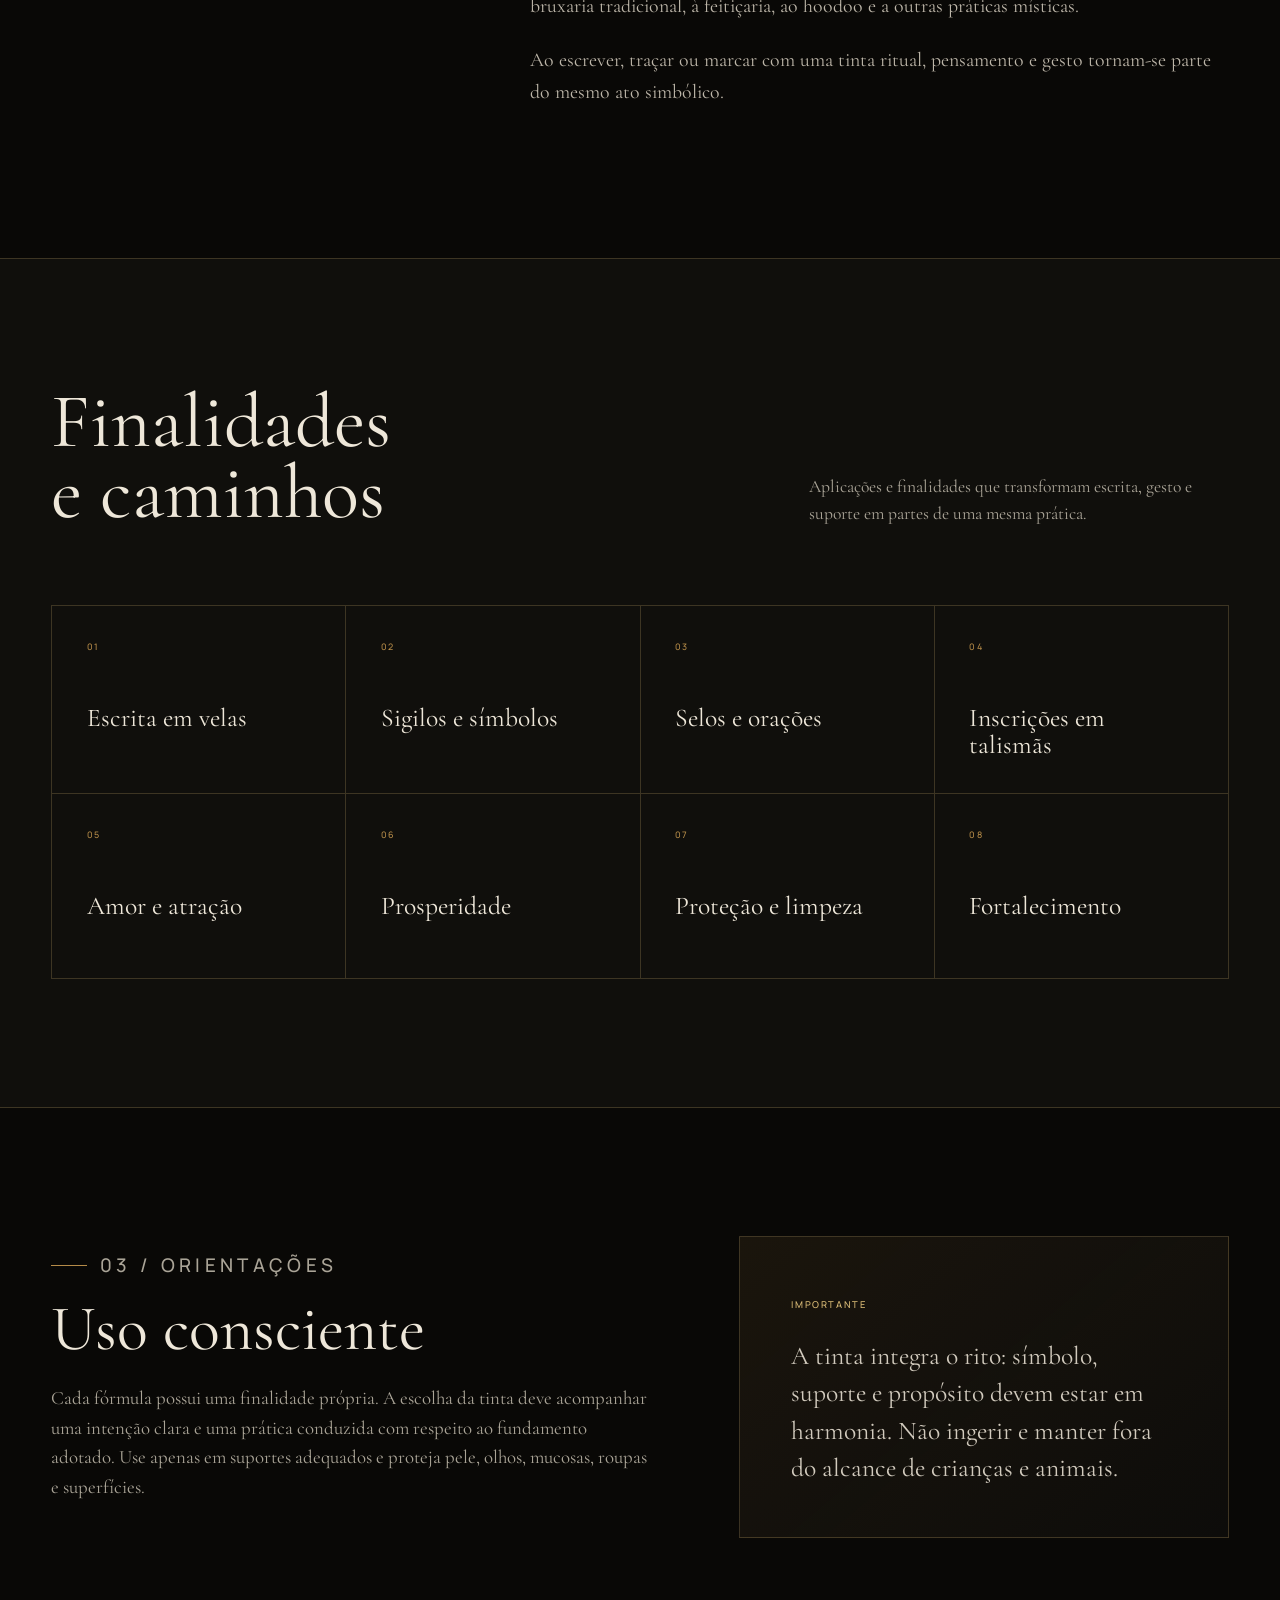
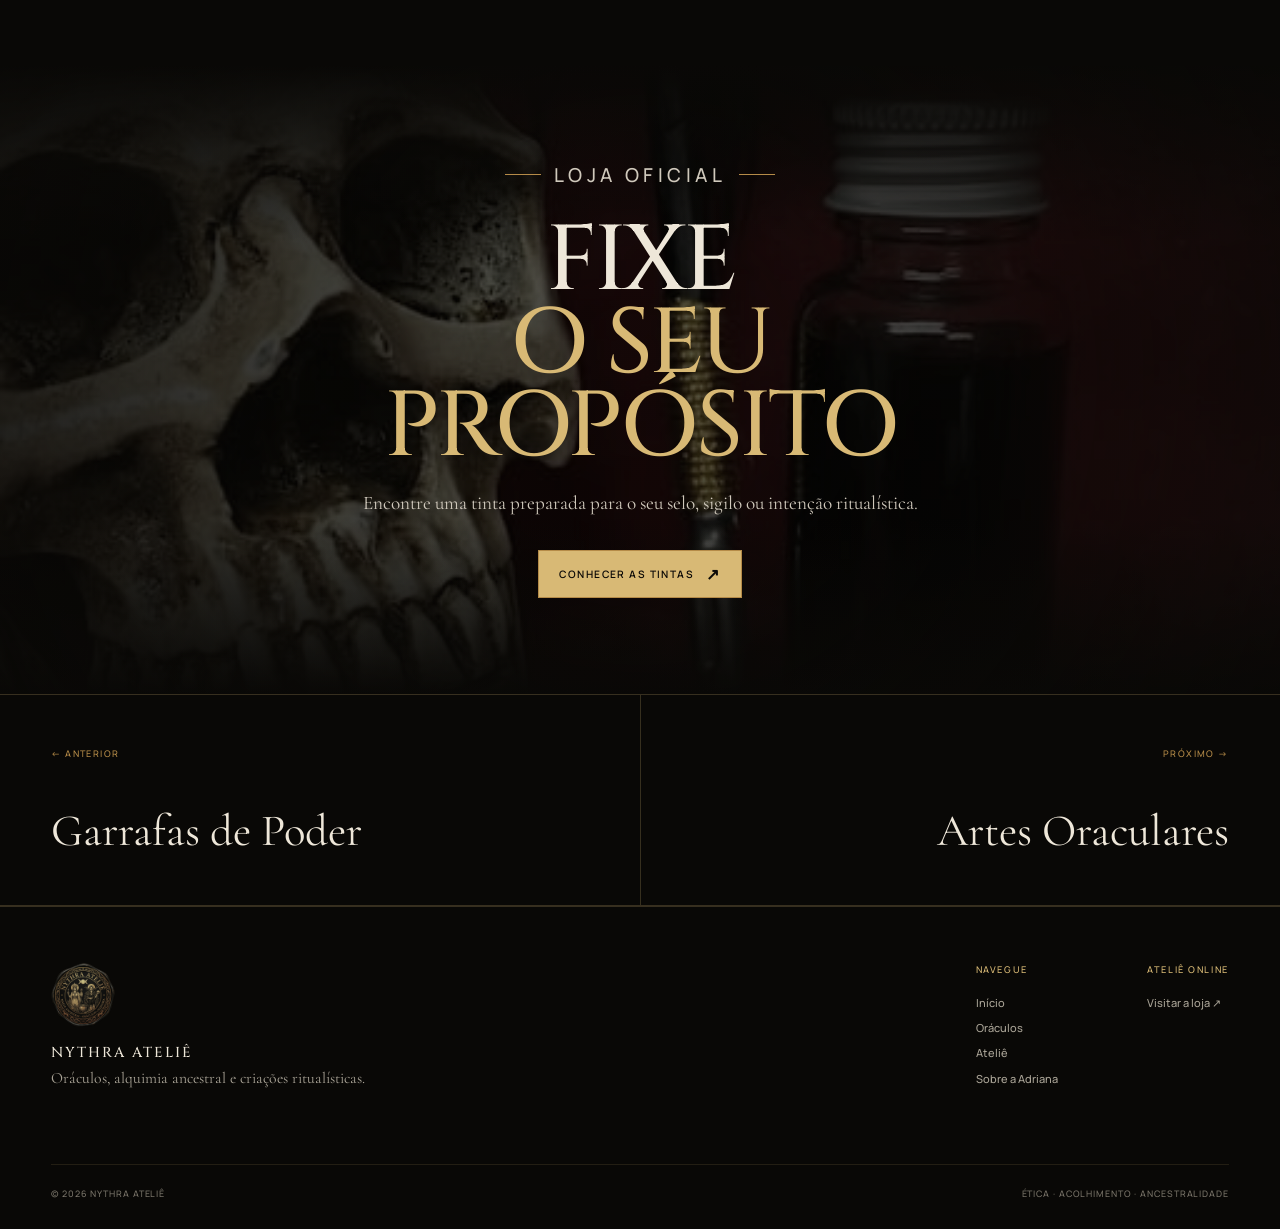
<file: tintas.html>
<!doctype html>
<html lang="pt-BR">
<head>
  <meta charset="utf-8"><meta name="viewport" content="width=device-width, initial-scale=1"><meta name="theme-color" content="#090806">
  <meta name="description" content="Tintas Mágicas — criação ritualística artesanal do Nythra Ateliê.">
  <title>Tintas Mágicas — Nythra Ateliê</title>
  <link rel="icon" href="assets/selo-nythra.png" type="image/png"><link rel="preconnect" href="https://fonts.googleapis.com"><link rel="preconnect" href="https://fonts.gstatic.com" crossorigin>
  <link href="https://fonts.googleapis.com/css2?family=Cinzel:wght@500;600&family=Cormorant+Garamond:ital,wght@0,400;0,500;0,600;1,400&family=Manrope:wght@400;500;600&display=swap" rel="stylesheet">
  <script>document.documentElement.classList.add('js');</script><link rel="stylesheet" href="assets/product.css">
</head>
<body>

  <a class="skip-link" href="#conteudo">Ir para o conteúdo</a>
  <header class="site-header" aria-label="Navegação principal">
    <a class="brand" href="index.html" aria-label="Nythra Ateliê — início"><img src="assets/selo-nythra.png" alt=""><span>Nythra Ateliê</span></a>
    <nav class="desktop-nav" aria-label="Menu principal">
      <a href="index.html">Início</a><a href="oraculos.html">Oráculos</a><a href="index.html#atelie">Ateliê</a><a href="index.html#sobre">Sobre</a>
      <a class="button filled" href="https://trioditis.shop/?shop=nythra-ateli" target="_blank" rel="noopener">Visitar a loja <span class="arrow" aria-hidden="true">↗</span></a>
    </nav>
    <button class="menu-toggle" type="button" aria-label="Abrir menu" aria-expanded="false" aria-controls="menu-mobile"><span></span></button>
  </header>
  <nav class="mobile-nav" id="menu-mobile" aria-label="Menu para celular">
    <a href="index.html">Início</a><a href="oraculos.html">Oráculos</a><a href="index.html#atelie">Ateliê</a><a href="index.html#sobre">Sobre</a>
    <a class="button filled" href="https://trioditis.shop/?shop=nythra-ateli" target="_blank" rel="noopener">Visitar a loja <span class="arrow" aria-hidden="true">↗</span></a>
  </nav>
  <main id="conteudo">
    <section class="product-hero">
      <div class="product-hero-copy"><div class="breadcrumb"><a href="index.html">Início</a><span>/</span><a href="index.html#atelie">Ateliê</a><span>/</span><b>Tintas Mágicas</b></div>
        <p class="eyebrow">O sangue da vontade e o verbo de poder</p><h1>Tintas<span>Mágicas</span></h1><p class="product-subtitle">Preparos artesanais consagrados para escrita, símbolos, selos e expressão ritualística.</p>
        <a class="button filled" href="https://trioditis.shop/?shop=nythra-ateli" target="_blank" rel="noopener">Ver na loja <span class="arrow" aria-hidden="true">↗</span></a>
      </div>
      <div class="product-hero-media" style="--image-position:50% 50%"><img src="assets/tintas.jpg" alt="Tintas Mágicas"><span class="page-mark">Nythra<br>Ateliê</span></div>
    </section>
    <section class="quote-band reveal" aria-label="Citação"><img src="assets/selo-nythra.png" alt="Selo Nythra"><blockquote>“Escrever é fixar no plano da matéria o que a alma já desenhou no invisível.”<cite>— Fragmento de prática ritual</cite></blockquote><span class="quote-index">01 / Essência</span></section>
    <section class="content-section"><div class="intro-grid"><header class="section-label reveal"><span>02 / Fundamento</span><h2>O verbo consagrado</h2></header><div class="prose reveal"><p>As <strong>Tintas Mágicas</strong> são preparos artesanais consagrados para potencializar intenções e direcionar a energia do trabalho espiritual. Na prática ritualística, atuam como condutoras do propósito, levando a intenção à matéria por meio da escrita.</p>
<p>Cada tinta é preparada para uma finalidade específica, reunindo pigmentos naturais, extratos botânicos e o fundamento correspondente ao rito. São criações destinadas à bruxaria tradicional, à feitiçaria, ao hoodoo e a outras práticas místicas.</p>
<p>Ao escrever, traçar ou marcar com uma tinta ritual, pensamento e gesto tornam-se parte do mesmo ato simbólico.</p></div></div></section>
    <section class="content-section intentions"><header class="intentions-head reveal"><h2>Finalidades<br>e caminhos</h2><p>Aplicações e finalidades que transformam escrita, gesto e suporte em partes de uma mesma prática.</p></header><div class="intention-grid reveal"><article class="intention"><span>01</span><h3>Escrita em velas</h3></article>
<article class="intention"><span>02</span><h3>Sigilos e símbolos</h3></article>
<article class="intention"><span>03</span><h3>Selos e orações</h3></article>
<article class="intention"><span>04</span><h3>Inscrições em talismãs</h3></article>
<article class="intention"><span>05</span><h3>Amor e atração</h3></article>
<article class="intention"><span>06</span><h3>Prosperidade</h3></article>
<article class="intention"><span>07</span><h3>Proteção e limpeza</h3></article>
<article class="intention"><span>08</span><h3>Fortalecimento</h3></article></div></section>
    <section class="content-section"><div class="practice-grid"><div class="practice-copy reveal"><p class="eyebrow">03 / Orientações</p><h2>Uso consciente</h2><p>Cada fórmula possui uma finalidade própria. A escolha da tinta deve acompanhar uma intenção clara e uma prática conduzida com respeito ao fundamento adotado. Use apenas em suportes adequados e proteja pele, olhos, mucosas, roupas e superfícies.</p></div><aside class="practice-note reveal"><small>Importante</small><p>A tinta integra o rito: símbolo, suporte e propósito devem estar em harmonia. Não ingerir e manter fora do alcance de crianças e animais.</p></aside></div></section>
    <section class="shop-cta" style="--cta-position:50% 50%"><img src="assets/tintas.jpg" alt="" loading="lazy"><div class="shop-inner reveal"><p class="eyebrow">Loja oficial</p><h2>Fixe<span>o seu propósito</span></h2><p>Encontre uma tinta preparada para o seu selo, sigilo ou intenção ritualística.</p><a class="button filled" href="https://trioditis.shop/?shop=nythra-ateli" target="_blank" rel="noopener">Conhecer as tintas <span class="arrow" aria-hidden="true">↗</span></a></div></section>
    <nav class="page-nav" aria-label="Outras categorias"><a href="garrafas.html"><small>← Anterior</small><strong>Garrafas de Poder</strong></a><a href="oraculos.html"><small>Próximo →</small><strong>Artes Oraculares</strong></a></nav>
  </main>

  <footer>
    <div class="footer-main">
      <div class="footer-brand"><img src="assets/selo-nythra.png" alt="Selo Nythra"><h2>Nythra Ateliê</h2><p>Oráculos, alquimia ancestral e criações ritualísticas.</p></div>
      <nav class="footer-links" aria-label="Atalhos"><strong>Navegue</strong><a href="index.html">Início</a><a href="oraculos.html">Oráculos</a><a href="index.html#atelie">Ateliê</a><a href="index.html#sobre">Sobre a Adriana</a></nav>
      <div class="footer-links"><strong>Ateliê online</strong><a href="https://trioditis.shop/?shop=nythra-ateli" target="_blank" rel="noopener">Visitar a loja ↗</a></div>
    </div>
    <div class="footer-bottom"><span>© <span id="year">2026</span> Nythra Ateliê</span><span>Ética · Acolhimento · Ancestralidade</span></div>
  </footer>
  <script src="assets/product.js"></script>
</body></html>
</file>
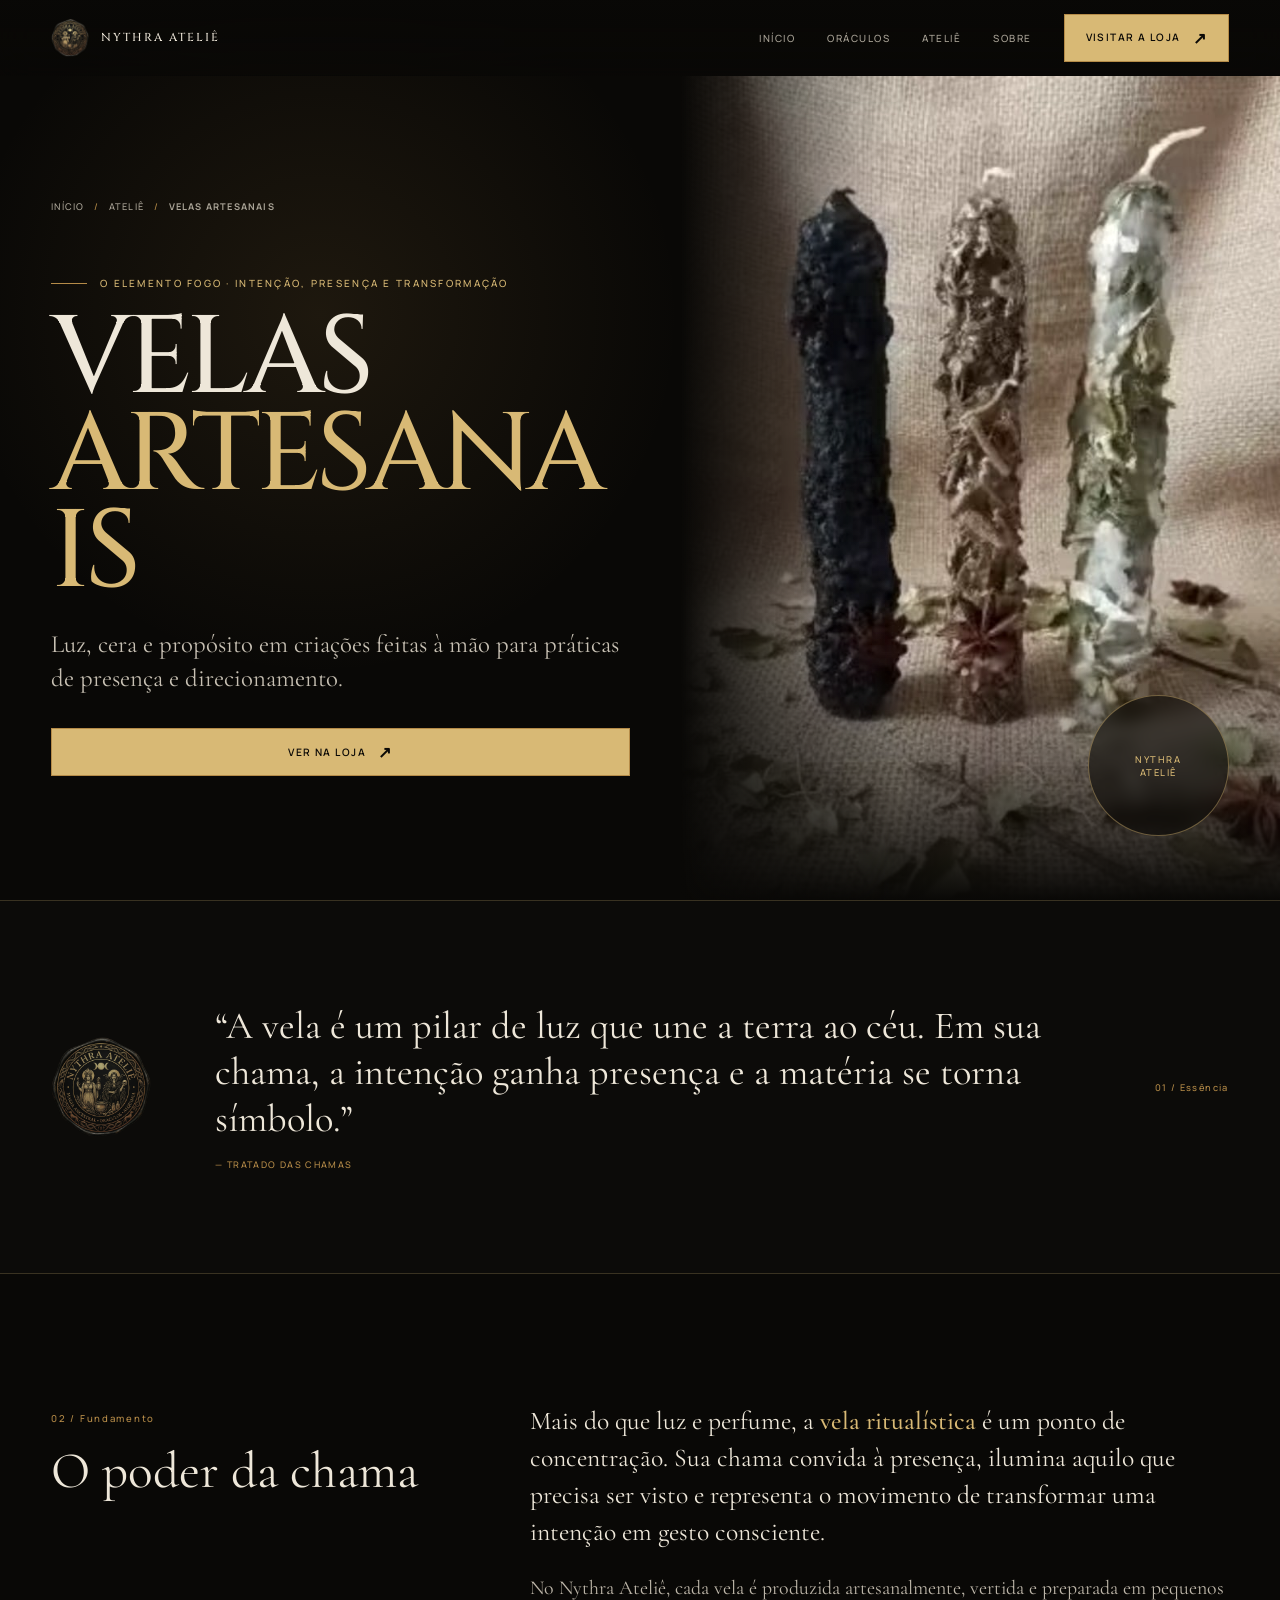
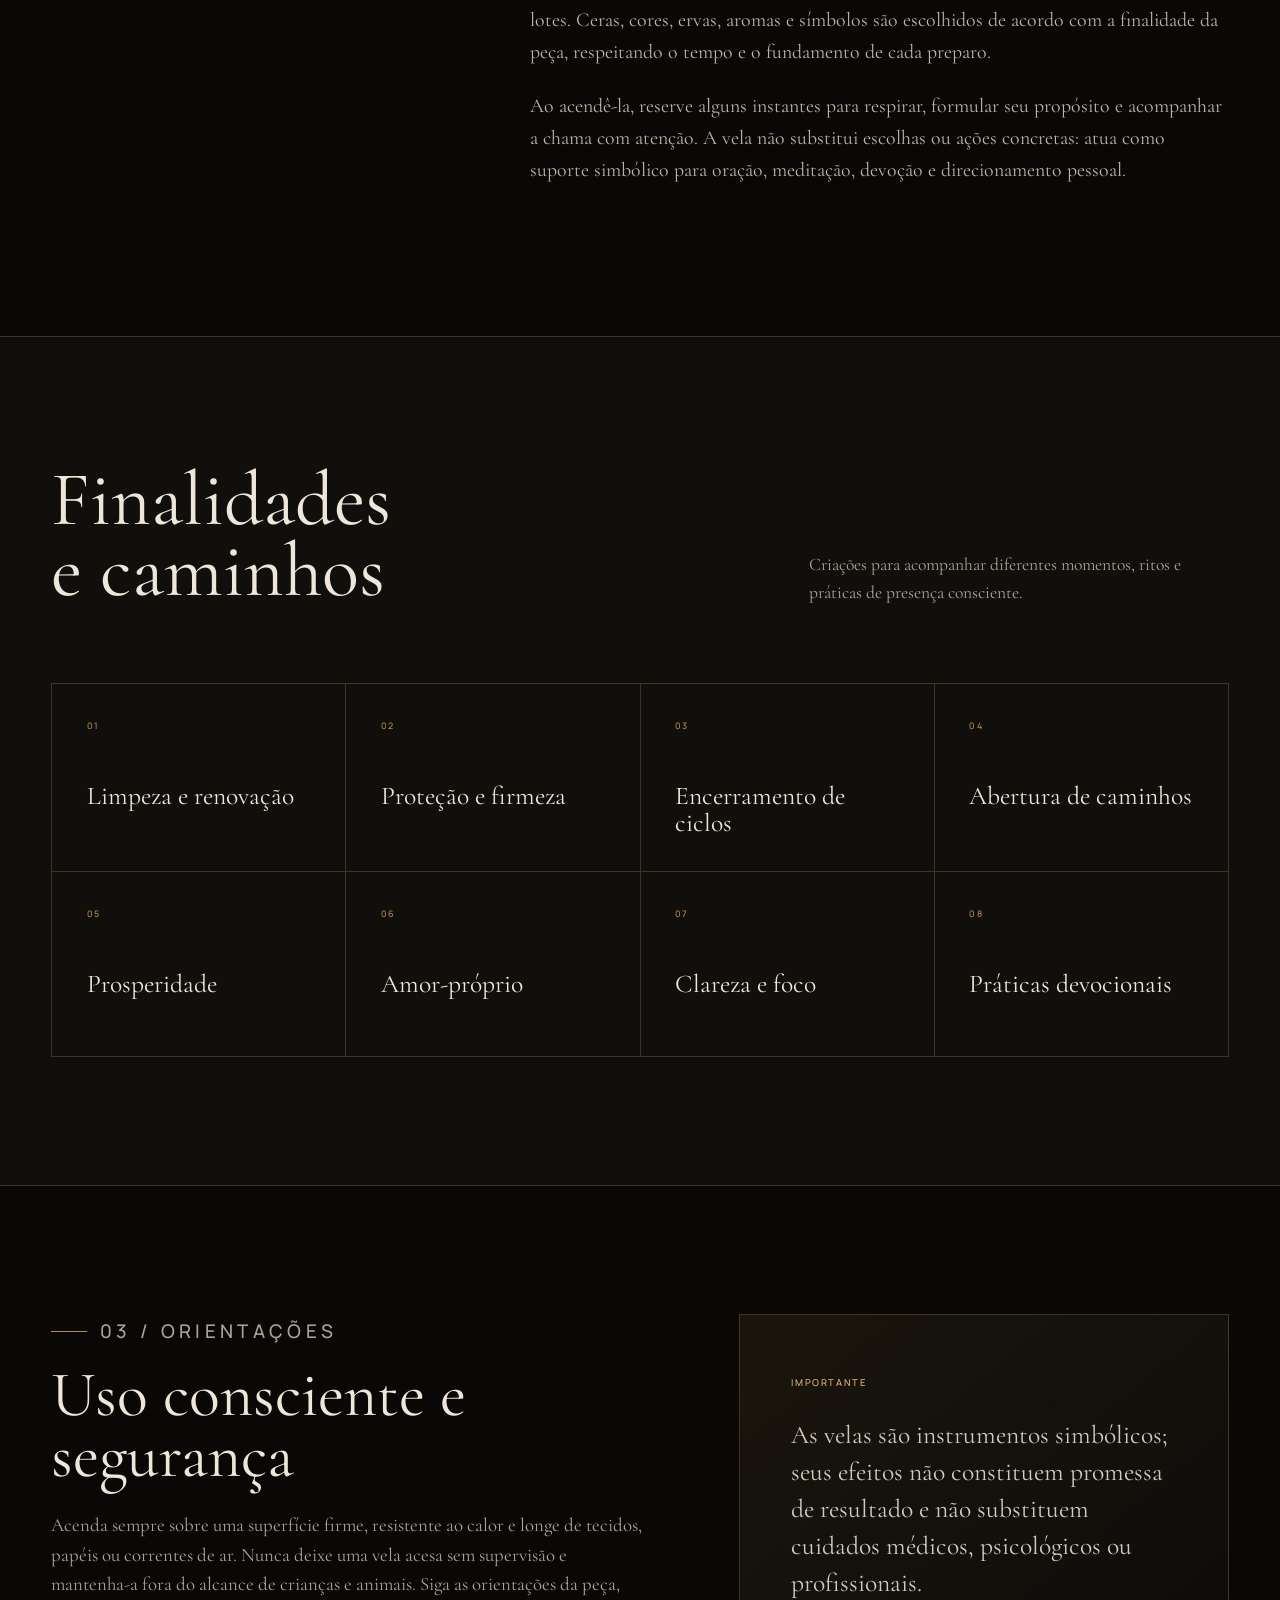
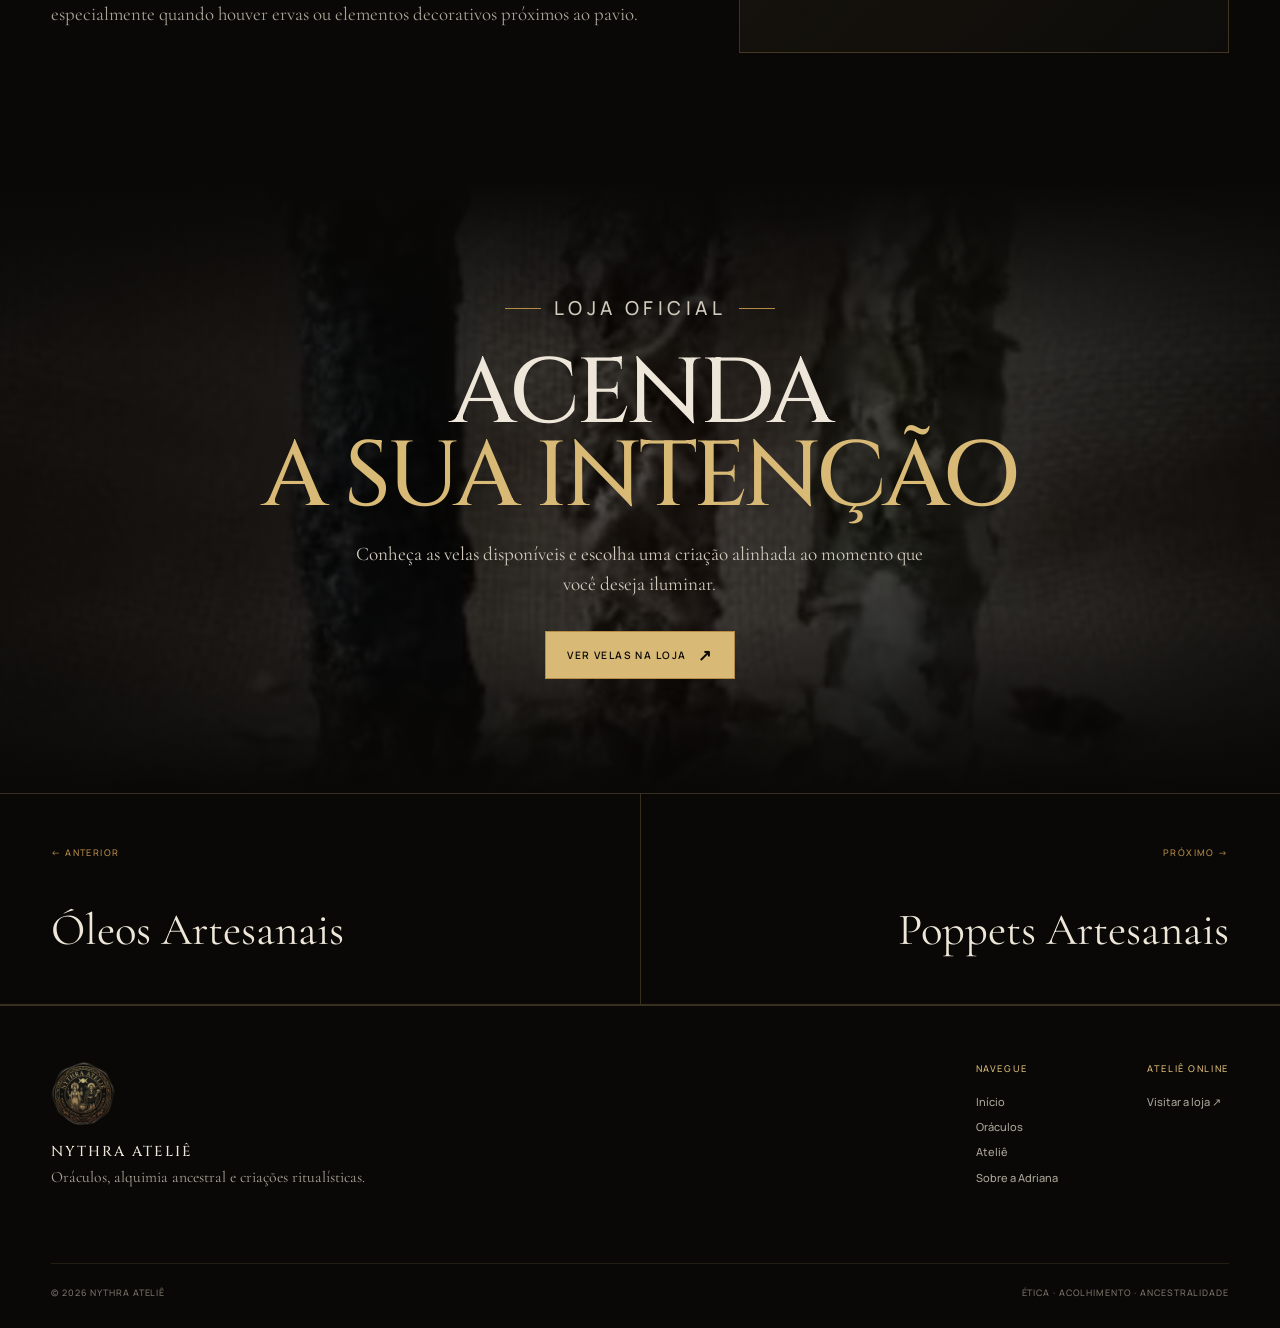
<file: velas.html>
<!doctype html>
<html lang="pt-BR">
<head>
  <meta charset="utf-8"><meta name="viewport" content="width=device-width, initial-scale=1"><meta name="theme-color" content="#090806">
  <meta name="description" content="Velas Artesanais — criação ritualística artesanal do Nythra Ateliê.">
  <title>Velas Artesanais — Nythra Ateliê</title>
  <link rel="icon" href="assets/selo-nythra.png" type="image/png"><link rel="preconnect" href="https://fonts.googleapis.com"><link rel="preconnect" href="https://fonts.gstatic.com" crossorigin>
  <link href="https://fonts.googleapis.com/css2?family=Cinzel:wght@500;600&family=Cormorant+Garamond:ital,wght@0,400;0,500;0,600;1,400&family=Manrope:wght@400;500;600&display=swap" rel="stylesheet">
  <script>document.documentElement.classList.add('js');</script><link rel="stylesheet" href="assets/product.css">
</head>
<body>

  <a class="skip-link" href="#conteudo">Ir para o conteúdo</a>
  <header class="site-header" aria-label="Navegação principal">
    <a class="brand" href="index.html" aria-label="Nythra Ateliê — início"><img src="assets/selo-nythra.png" alt=""><span>Nythra Ateliê</span></a>
    <nav class="desktop-nav" aria-label="Menu principal">
      <a href="index.html">Início</a><a href="oraculos.html">Oráculos</a><a href="index.html#atelie">Ateliê</a><a href="index.html#sobre">Sobre</a>
      <a class="button filled" href="https://trioditis.shop/?shop=nythra-ateli" target="_blank" rel="noopener">Visitar a loja <span class="arrow" aria-hidden="true">↗</span></a>
    </nav>
    <button class="menu-toggle" type="button" aria-label="Abrir menu" aria-expanded="false" aria-controls="menu-mobile"><span></span></button>
  </header>
  <nav class="mobile-nav" id="menu-mobile" aria-label="Menu para celular">
    <a href="index.html">Início</a><a href="oraculos.html">Oráculos</a><a href="index.html#atelie">Ateliê</a><a href="index.html#sobre">Sobre</a>
    <a class="button filled" href="https://trioditis.shop/?shop=nythra-ateli" target="_blank" rel="noopener">Visitar a loja <span class="arrow" aria-hidden="true">↗</span></a>
  </nav>
  <main id="conteudo">
    <section class="product-hero">
      <div class="product-hero-copy"><div class="breadcrumb"><a href="index.html">Início</a><span>/</span><a href="index.html#atelie">Ateliê</a><span>/</span><b>Velas Artesanais</b></div>
        <p class="eyebrow">O elemento fogo · intenção, presença e transformação</p><h1>Velas<span>Artesanais</span></h1><p class="product-subtitle">Luz, cera e propósito em criações feitas à mão para práticas de presença e direcionamento.</p>
        <a class="button filled" href="https://trioditis.shop/?shop=nythra-ateli" target="_blank" rel="noopener">Ver na loja <span class="arrow" aria-hidden="true">↗</span></a>
      </div>
      <div class="product-hero-media" style="--image-position:50% 48%"><img src="assets/velas.jpg" alt="Velas Artesanais"><span class="page-mark">Nythra<br>Ateliê</span></div>
    </section>
    <section class="quote-band reveal" aria-label="Citação"><img src="assets/selo-nythra.png" alt="Selo Nythra"><blockquote>“A vela é um pilar de luz que une a terra ao céu. Em sua chama, a intenção ganha presença e a matéria se torna símbolo.”<cite>— Tratado das chamas</cite></blockquote><span class="quote-index">01 / Essência</span></section>
    <section class="content-section"><div class="intro-grid"><header class="section-label reveal"><span>02 / Fundamento</span><h2>O poder da chama</h2></header><div class="prose reveal"><p>Mais do que luz e perfume, a <strong>vela ritualística</strong> é um ponto de concentração. Sua chama convida à presença, ilumina aquilo que precisa ser visto e representa o movimento de transformar uma intenção em gesto consciente.</p>
<p>No Nythra Ateliê, cada vela é produzida artesanalmente, vertida e preparada em pequenos lotes. Ceras, cores, ervas, aromas e símbolos são escolhidos de acordo com a finalidade da peça, respeitando o tempo e o fundamento de cada preparo.</p>
<p>Ao acendê-la, reserve alguns instantes para respirar, formular seu propósito e acompanhar a chama com atenção. A vela não substitui escolhas ou ações concretas: atua como suporte simbólico para oração, meditação, devoção e direcionamento pessoal.</p></div></div></section>
    <section class="content-section intentions"><header class="intentions-head reveal"><h2>Finalidades<br>e caminhos</h2><p>Criações para acompanhar diferentes momentos, ritos e práticas de presença consciente.</p></header><div class="intention-grid reveal"><article class="intention"><span>01</span><h3>Limpeza e renovação</h3></article>
<article class="intention"><span>02</span><h3>Proteção e firmeza</h3></article>
<article class="intention"><span>03</span><h3>Encerramento de ciclos</h3></article>
<article class="intention"><span>04</span><h3>Abertura de caminhos</h3></article>
<article class="intention"><span>05</span><h3>Prosperidade</h3></article>
<article class="intention"><span>06</span><h3>Amor-próprio</h3></article>
<article class="intention"><span>07</span><h3>Clareza e foco</h3></article>
<article class="intention"><span>08</span><h3>Práticas devocionais</h3></article></div></section>
    <section class="content-section"><div class="practice-grid"><div class="practice-copy reveal"><p class="eyebrow">03 / Orientações</p><h2>Uso consciente e segurança</h2><p>Acenda sempre sobre uma superfície firme, resistente ao calor e longe de tecidos, papéis ou correntes de ar. Nunca deixe uma vela acesa sem supervisão e mantenha-a fora do alcance de crianças e animais. Siga as orientações da peça, especialmente quando houver ervas ou elementos decorativos próximos ao pavio.</p></div><aside class="practice-note reveal"><small>Importante</small><p>As velas são instrumentos simbólicos; seus efeitos não constituem promessa de resultado e não substituem cuidados médicos, psicológicos ou profissionais.</p></aside></div></section>
    <section class="shop-cta" style="--cta-position:50% 48%"><img src="assets/velas.jpg" alt="" loading="lazy"><div class="shop-inner reveal"><p class="eyebrow">Loja oficial</p><h2>Acenda<span>a sua intenção</span></h2><p>Conheça as velas disponíveis e escolha uma criação alinhada ao momento que você deseja iluminar.</p><a class="button filled" href="https://trioditis.shop/?shop=nythra-ateli" target="_blank" rel="noopener">Ver velas na loja <span class="arrow" aria-hidden="true">↗</span></a></div></section>
    <nav class="page-nav" aria-label="Outras categorias"><a href="oleos.html"><small>← Anterior</small><strong>Óleos Artesanais</strong></a><a href="poppets.html"><small>Próximo →</small><strong>Poppets Artesanais</strong></a></nav>
  </main>

  <footer>
    <div class="footer-main">
      <div class="footer-brand"><img src="assets/selo-nythra.png" alt="Selo Nythra"><h2>Nythra Ateliê</h2><p>Oráculos, alquimia ancestral e criações ritualísticas.</p></div>
      <nav class="footer-links" aria-label="Atalhos"><strong>Navegue</strong><a href="index.html">Início</a><a href="oraculos.html">Oráculos</a><a href="index.html#atelie">Ateliê</a><a href="index.html#sobre">Sobre a Adriana</a></nav>
      <div class="footer-links"><strong>Ateliê online</strong><a href="https://trioditis.shop/?shop=nythra-ateli" target="_blank" rel="noopener">Visitar a loja ↗</a></div>
    </div>
    <div class="footer-bottom"><span>© <span id="year">2026</span> Nythra Ateliê</span><span>Ética · Acolhimento · Ancestralidade</span></div>
  </footer>
  <script src="assets/product.js"></script>
</body></html>
</file>
<file: assets/product.css>
:root {
  --bg: #090806;
  --surface: #100f0c;
  --surface-2: #17140f;
  --ivory: #eee7d9;
  --muted: #aaa497;
  --bronze: #b58b48;
  --gold: #d8b975;
  --wine: #3a161d;
  --line: rgba(216, 185, 117, .22);
  --pad: clamp(1.25rem, 4vw, 4rem);
  --sans: "Manrope", sans-serif;
  --serif: "Cormorant Garamond", serif;
  --display: "Cinzel", serif;
}

* { box-sizing: border-box; }
html { scroll-behavior: smooth; }
body {
  margin: 0;
  min-width: 280px;
  overflow-x: hidden;
  background: var(--bg);
  color: var(--ivory);
  font-family: var(--serif);
  font-size: 18px;
  line-height: 1.58;
}
body.menu-open { overflow: hidden; }
a { color: inherit; text-decoration: none; }
img { display: block; max-width: 100%; }
button { color: inherit; font: inherit; }
::selection { color: var(--bg); background: var(--bronze); }

.skip-link {
  position: fixed;
  top: 1rem;
  left: 1rem;
  z-index: 1000;
  transform: translateY(-150%);
  padding: .7rem 1rem;
  color: var(--bg);
  background: var(--ivory);
  font: 600 .72rem var(--sans);
}
.skip-link:focus { transform: none; }

.site-header {
  position: fixed;
  inset: 0 0 auto;
  z-index: 100;
  height: 76px;
  padding-inline: var(--pad);
  display: flex;
  align-items: center;
  justify-content: space-between;
  border-bottom: 1px solid transparent;
  background: linear-gradient(to bottom, rgba(9,8,6,.97), rgba(9,8,6,.76));
  backdrop-filter: blur(18px);
  transition: height .3s ease, border-color .3s ease;
}
.site-header.scrolled { height: 64px; border-color: var(--line); }
.brand { display: inline-flex; align-items: center; gap: .75rem; min-width: max-content; }
.brand img { width: 38px; height: 38px; object-fit: contain; }
.brand span { font: 500 .72rem var(--display); letter-spacing: .17em; text-transform: uppercase; }
.desktop-nav { display: flex; align-items: center; gap: clamp(1.1rem, 2.5vw, 2.5rem); }
.desktop-nav > a:not(.button) { color: var(--muted); font: 500 .62rem var(--sans); letter-spacing: .15em; text-transform: uppercase; }
.desktop-nav > a:not(.button):hover { color: var(--ivory); }

.button {
  display: inline-flex;
  align-items: center;
  justify-content: center;
  gap: .75rem;
  min-height: 48px;
  padding: .85rem 1.3rem;
  border: 1px solid var(--bronze);
  color: var(--ivory);
  font: 600 .64rem/1 var(--sans);
  letter-spacing: .14em;
  text-transform: uppercase;
  transition: color .3s ease, background .3s ease, border-color .3s ease;
}
.button:hover { color: var(--bg); background: var(--gold); border-color: var(--gold); }
.button.filled { color: #0b0906; background: var(--gold); }
.button.filled:hover { color: var(--ivory); background: var(--wine); border-color: #6a2a34; }
.button .arrow { font-size: 1rem; transition: transform .3s ease; }
.button:hover .arrow { transform: translate(3px, -3px); }

.menu-toggle {
  display: none;
  width: 46px;
  height: 46px;
  padding: 0;
  border: 1px solid var(--line);
  background: transparent;
  cursor: pointer;
}
.menu-toggle span,
.menu-toggle::before,
.menu-toggle::after {
  content: "";
  display: block;
  width: 18px;
  height: 1px;
  margin: 5px auto;
  background: var(--ivory);
  transition: transform .3s ease, opacity .3s ease;
}
.menu-open .menu-toggle span { opacity: 0; }
.menu-open .menu-toggle::before { transform: translateY(6px) rotate(45deg); }
.menu-open .menu-toggle::after { transform: translateY(-6px) rotate(-45deg); }
.mobile-nav { display: none; }

.product-hero {
  min-height: 100svh;
  padding-top: 76px;
  display: grid;
  grid-template-columns: minmax(0, 1fr) minmax(380px, .88fr);
  background: radial-gradient(circle at 25% 35%, rgba(181,139,72,.12), transparent 32%), var(--bg);
}
.product-hero-copy {
  position: relative;
  z-index: 2;
  display: flex;
  flex-direction: column;
  justify-content: center;
  padding: clamp(4rem, 10vh, 8rem) var(--pad);
}
.breadcrumb {
  display: flex;
  flex-wrap: wrap;
  align-items: center;
  gap: .6rem;
  margin-bottom: clamp(2.5rem, 7vh, 5rem);
  color: var(--muted);
  font: 500 .58rem var(--sans);
  letter-spacing: .13em;
  text-transform: uppercase;
}
.breadcrumb a:hover { color: var(--gold); }
.breadcrumb span { color: var(--bronze); }
.eyebrow {
  display: flex;
  align-items: center;
  gap: .8rem;
  margin: 0 0 1.3rem;
  color: var(--gold);
  font: 500 .62rem var(--sans);
  letter-spacing: .23em;
  text-transform: uppercase;
}
.eyebrow::before { content: ""; width: 36px; height: 1px; background: var(--bronze); }
h1, h2, h3, p { margin-top: 0; }
.product-hero h1 {
  max-width: 900px;
  margin-bottom: 1.6rem;
  font: 500 clamp(3.6rem, 8.6vw, 8.7rem)/.88 var(--display);
  letter-spacing: -.05em;
  text-transform: uppercase;
  overflow-wrap: break-word;
}
.product-hero h1 span { display: block; color: var(--gold); }
.product-subtitle { max-width: 600px; margin-bottom: 2rem; color: #c7c0b3; font-size: clamp(1.2rem, 2vw, 1.55rem); line-height: 1.38; }
.product-hero-media { position: relative; min-height: 640px; overflow: hidden; }
.product-hero-media::after { content: ""; position: absolute; inset: 0; background: linear-gradient(90deg, var(--bg), transparent 36%), linear-gradient(0deg, var(--bg), transparent 32%); }
.product-hero-media img { width: 100%; height: 100%; object-fit: cover; object-position: var(--image-position, 50% 50%); filter: saturate(.78) contrast(1.04); }
.page-mark {
  position: absolute;
  z-index: 3;
  right: var(--pad);
  bottom: clamp(2rem, 5vw, 4rem);
  display: grid;
  place-items: center;
  width: clamp(92px, 11vw, 142px);
  aspect-ratio: 1;
  border: 1px solid rgba(216,185,117,.44);
  border-radius: 50%;
  background: rgba(9,8,6,.58);
  color: var(--gold);
  font: 500 .59rem var(--sans);
  letter-spacing: .16em;
  text-align: center;
  text-transform: uppercase;
  backdrop-filter: blur(8px);
}

.quote-band {
  display: grid;
  grid-template-columns: auto minmax(0, 1fr) auto;
  gap: clamp(1.5rem, 5vw, 5rem);
  align-items: center;
  padding: clamp(3.5rem, 8vw, 7rem) var(--pad);
  border-block: 1px solid var(--line);
  background: #0c0b09;
}
.quote-band img { width: clamp(64px, 8vw, 100px); opacity: .72; }
.quote-band blockquote { max-width: 980px; margin: 0; font-size: clamp(1.55rem, 3vw, 3rem); line-height: 1.2; }
.quote-band cite { display: block; margin-top: 1rem; color: var(--bronze); font: 500 .57rem var(--sans); letter-spacing: .15em; text-transform: uppercase; }
.quote-index { color: var(--bronze); font: 500 .58rem var(--sans); letter-spacing: .15em; }

.content-section { padding: clamp(5rem, 10vw, 9rem) var(--pad); }
.intro-grid { display: grid; grid-template-columns: minmax(220px, .7fr) minmax(0, 1.3fr); gap: clamp(2rem, 8vw, 9rem); }
.section-label { position: sticky; top: 110px; align-self: start; }
.section-label span { color: var(--bronze); font: 500 .6rem var(--sans); letter-spacing: .18em; }
.section-label h2 { margin: 1rem 0 0; font-size: clamp(2.2rem, 4vw, 4.3rem); font-weight: 400; line-height: 1; }
.prose { max-width: 840px; }
.prose p { margin-bottom: 1.35rem; color: #bcb5a8; font-size: clamp(1.08rem, 1.55vw, 1.32rem); line-height: 1.62; }
.prose p:first-child { color: var(--ivory); font-size: clamp(1.3rem, 2vw, 1.78rem); line-height: 1.45; }
.prose strong { color: var(--gold); font-weight: 500; }

.intentions { border-block: 1px solid var(--line); background: var(--surface); }
.intentions-head { display: grid; grid-template-columns: 1fr minmax(260px, 420px); gap: 2rem; align-items: end; margin-bottom: clamp(3rem, 6vw, 5rem); }
.intentions-head h2 { margin: 0; font-size: clamp(2.8rem, 6vw, 6.4rem); font-weight: 400; line-height: .92; }
.intentions-head p { margin: 0; color: var(--muted); font-size: 1.1rem; }
.intention-grid { display: grid; grid-template-columns: repeat(4, 1fr); border-top: 1px solid var(--line); border-left: 1px solid var(--line); }
.intention {
  min-height: 185px;
  padding: clamp(1.25rem, 2.7vw, 2.3rem);
  border-right: 1px solid var(--line);
  border-bottom: 1px solid var(--line);
  transition: background .3s ease;
}
.intention:hover { background: rgba(216,185,117,.06); }
.intention span { display: block; color: var(--bronze); font: 500 .56rem var(--sans); letter-spacing: .15em; }
.intention h3 { margin: clamp(2rem, 4vw, 3.5rem) 0 0; font-size: clamp(1.45rem, 2vw, 2rem); font-weight: 400; line-height: 1.05; }

.practice-grid { display: grid; grid-template-columns: 1.1fr .9fr; gap: clamp(2rem, 7vw, 7rem); align-items: center; }
.practice-copy h2 { margin: 0 0 1.5rem; font-size: clamp(2.8rem, 5vw, 5.5rem); font-weight: 400; line-height: .95; }
.practice-copy p { color: var(--muted); font-size: 1.18rem; }
.practice-note { padding: clamp(1.5rem, 4vw, 3.5rem); border: 1px solid var(--line); background: linear-gradient(140deg, rgba(181,139,72,.1), rgba(255,255,255,.015)); }
.practice-note small { color: var(--gold); font: 500 .59rem var(--sans); letter-spacing: .17em; text-transform: uppercase; }
.practice-note p { margin: 1.3rem 0 0; color: #d1cabd; font-size: clamp(1.25rem, 2vw, 1.65rem); line-height: 1.45; }

.shop-cta {
  position: relative;
  min-height: 68vh;
  display: grid;
  place-items: center;
  overflow: hidden;
  text-align: center;
}
.shop-cta > img { position: absolute; inset: 0; width: 100%; height: 100%; object-fit: cover; object-position: var(--cta-position, 50% 50%); filter: saturate(.64) brightness(.35); }
.shop-cta::after { content: ""; position: absolute; inset: 0; background: radial-gradient(circle at center, transparent, rgba(9,8,6,.78)), linear-gradient(0deg, var(--bg), transparent 28%, transparent 72%, var(--bg)); }
.shop-inner { position: relative; z-index: 2; max-width: 880px; padding: 6rem var(--pad); }
.shop-inner .eyebrow { justify-content: center; }
.shop-inner .eyebrow::after { content: ""; width: 36px; height: 1px; background: var(--bronze); }
.shop-inner h2 { margin-bottom: 1.2rem; font: 500 clamp(3rem, 7.2vw, 7.5rem)/.9 var(--display); letter-spacing: -.04em; text-transform: uppercase; }
.shop-inner h2 span { display: block; color: var(--gold); }
.shop-inner p { max-width: 600px; margin: 0 auto 2rem; color: #d0c9bc; font-size: 1.2rem; }

.page-nav { display: grid; grid-template-columns: 1fr 1fr; border-block: 1px solid var(--line); }
.page-nav a { position: relative; min-height: 210px; padding: clamp(1.5rem, 4vw, 3.5rem); display: flex; flex-direction: column; justify-content: space-between; overflow: hidden; }
.page-nav a + a { align-items: flex-end; text-align: right; border-left: 1px solid var(--line); }
.page-nav small { color: var(--bronze); font: 500 .57rem var(--sans); letter-spacing: .16em; text-transform: uppercase; }
.page-nav strong { font-size: clamp(1.8rem, 3.5vw, 3.8rem); font-weight: 400; line-height: 1; }
.page-nav a:hover { background: rgba(216,185,117,.055); }

.oracle-list { display: grid; gap: clamp(4rem, 8vw, 8rem); }
.oracle-feature { display: grid; grid-template-columns: 1fr 1fr; gap: clamp(2rem, 7vw, 7rem); align-items: center; }
.oracle-feature:nth-child(even) .oracle-image { order: 2; }
.oracle-image { position: relative; border: 1px solid var(--line); padding: .7rem; }
.oracle-image img { width: 100%; aspect-ratio: 4 / 5; object-fit: cover; object-position: var(--item-position, 50% 50%); }
.oracle-feature-copy .eyebrow { margin-bottom: 1rem; }
.oracle-feature-copy h2 { margin-bottom: 1.2rem; font-size: clamp(2.8rem, 5vw, 5.5rem); font-weight: 400; line-height: .95; }
.oracle-feature-copy p { max-width: 620px; color: var(--muted); font-size: 1.18rem; }

footer { padding: 3.5rem var(--pad) 1.8rem; border-top: 1px solid var(--line); }
.footer-main { display: grid; grid-template-columns: 1fr auto auto; gap: clamp(2rem, 7vw, 7rem); align-items: start; }
.footer-brand img { width: 64px; margin-bottom: 1rem; opacity: .84; }
.footer-brand h2 { margin-bottom: .3rem; font: 500 .9rem var(--display); letter-spacing: .14em; text-transform: uppercase; }
.footer-brand p { color: var(--muted); font-size: .98rem; }
.footer-links { display: grid; gap: .65rem; }
.footer-links strong { margin-bottom: .5rem; color: var(--gold); font: 500 .58rem var(--sans); letter-spacing: .17em; text-transform: uppercase; }
.footer-links a { color: var(--muted); font: 500 .69rem var(--sans); }
.footer-links a:hover { color: var(--ivory); }
.footer-bottom { display: flex; justify-content: space-between; gap: 1rem; margin-top: 3.5rem; padding-top: 1.4rem; border-top: 1px solid rgba(216,185,117,.12); color: #777267; font: 500 .56rem var(--sans); letter-spacing: .1em; text-transform: uppercase; }

.js .reveal { opacity: 0; transform: translateY(26px); transition: opacity .85s ease, transform .85s cubic-bezier(.2,.7,.2,1); }
.js .reveal.visible { opacity: 1; transform: none; }

@media (max-width: 980px) {
  .product-hero { grid-template-columns: 1fr .72fr; }
  .intention-grid { grid-template-columns: repeat(2, 1fr); }
}

@media (max-width: 760px) {
  body { font-size: 17px; }
  .site-header { height: 70px; padding-left: max(var(--pad), env(safe-area-inset-left)); padding-right: max(var(--pad), env(safe-area-inset-right)); }
  .desktop-nav { display: none; }
  .menu-toggle { display: block; }
  .mobile-nav {
    position: fixed;
    z-index: 90;
    inset: 0;
    display: flex;
    flex-direction: column;
    justify-content: center;
    align-items: center;
    gap: 1.1rem;
    padding: calc(6rem + env(safe-area-inset-top)) var(--pad) calc(3rem + env(safe-area-inset-bottom));
    background: rgba(9,8,6,.99);
    opacity: 0;
    visibility: hidden;
    transform: translateY(-1rem);
    transition: opacity .3s ease, visibility .3s ease, transform .3s ease;
  }
  .menu-open .mobile-nav { opacity: 1; visibility: visible; transform: none; }
  .mobile-nav a:not(.button) { font-size: clamp(2rem, 10vw, 3.8rem); line-height: 1; }
  .mobile-nav .button { margin-top: 1rem; }

  .product-hero { display: block; min-height: auto; padding-top: 70px; }
  .product-hero-copy { min-height: 64svh; padding-top: 4.5rem; padding-bottom: 3.5rem; }
  .breadcrumb { margin-bottom: 3.5rem; }
  .product-hero h1 { font-size: clamp(3.35rem, 15.5vw, 6.5rem); }
  .product-hero-media { min-height: 68svh; }
  .product-hero-media::after { background: linear-gradient(0deg, var(--bg), transparent 34%, transparent 76%, var(--bg)); }

  .quote-band { grid-template-columns: auto 1fr; }
  .quote-band blockquote { grid-column: 1 / -1; grid-row: 2; }
  .quote-index { justify-self: end; }
  .intro-grid, .practice-grid { grid-template-columns: 1fr; }
  .section-label { position: static; }
  .intentions-head { grid-template-columns: 1fr; }
  .oracle-feature { grid-template-columns: 1fr; gap: 2rem; }
  .oracle-feature:nth-child(even) .oracle-image { order: 0; }

  .page-nav a { min-height: 175px; }
  .footer-main { grid-template-columns: 1fr 1fr; }
  .footer-brand { grid-column: 1 / -1; }
}

@media (max-width: 500px) {
  .brand span { font-size: .64rem; }
  .product-hero-copy { min-height: 58svh; }
  .product-hero h1 { font-size: clamp(3rem, 15vw, 4.8rem); }
  .button { width: 100%; min-height: 52px; }
  .intention-grid { grid-template-columns: 1fr; }
  .intention { min-height: 135px; }
  .intention h3 { margin-top: 2rem; }
  .page-nav { grid-template-columns: 1fr; }
  .page-nav a + a { align-items: flex-start; text-align: left; border-left: 0; border-top: 1px solid var(--line); }
  .footer-main { grid-template-columns: 1fr; }
  .footer-brand { grid-column: auto; }
  .footer-bottom { display: block; }
  .footer-bottom span { display: block; margin-top: .7rem; }
}

@media (max-width: 350px) {
  .brand span { display: none; }
  .product-hero h1 { font-size: 2.8rem; }
  .eyebrow { letter-spacing: .15em; }
}

@media (prefers-reduced-motion: reduce) {
  html { scroll-behavior: auto; }
  *, *::before, *::after { animation-duration: .01ms !important; transition-duration: .01ms !important; }
  .js .reveal { opacity: 1; transform: none; }
}
</file>
